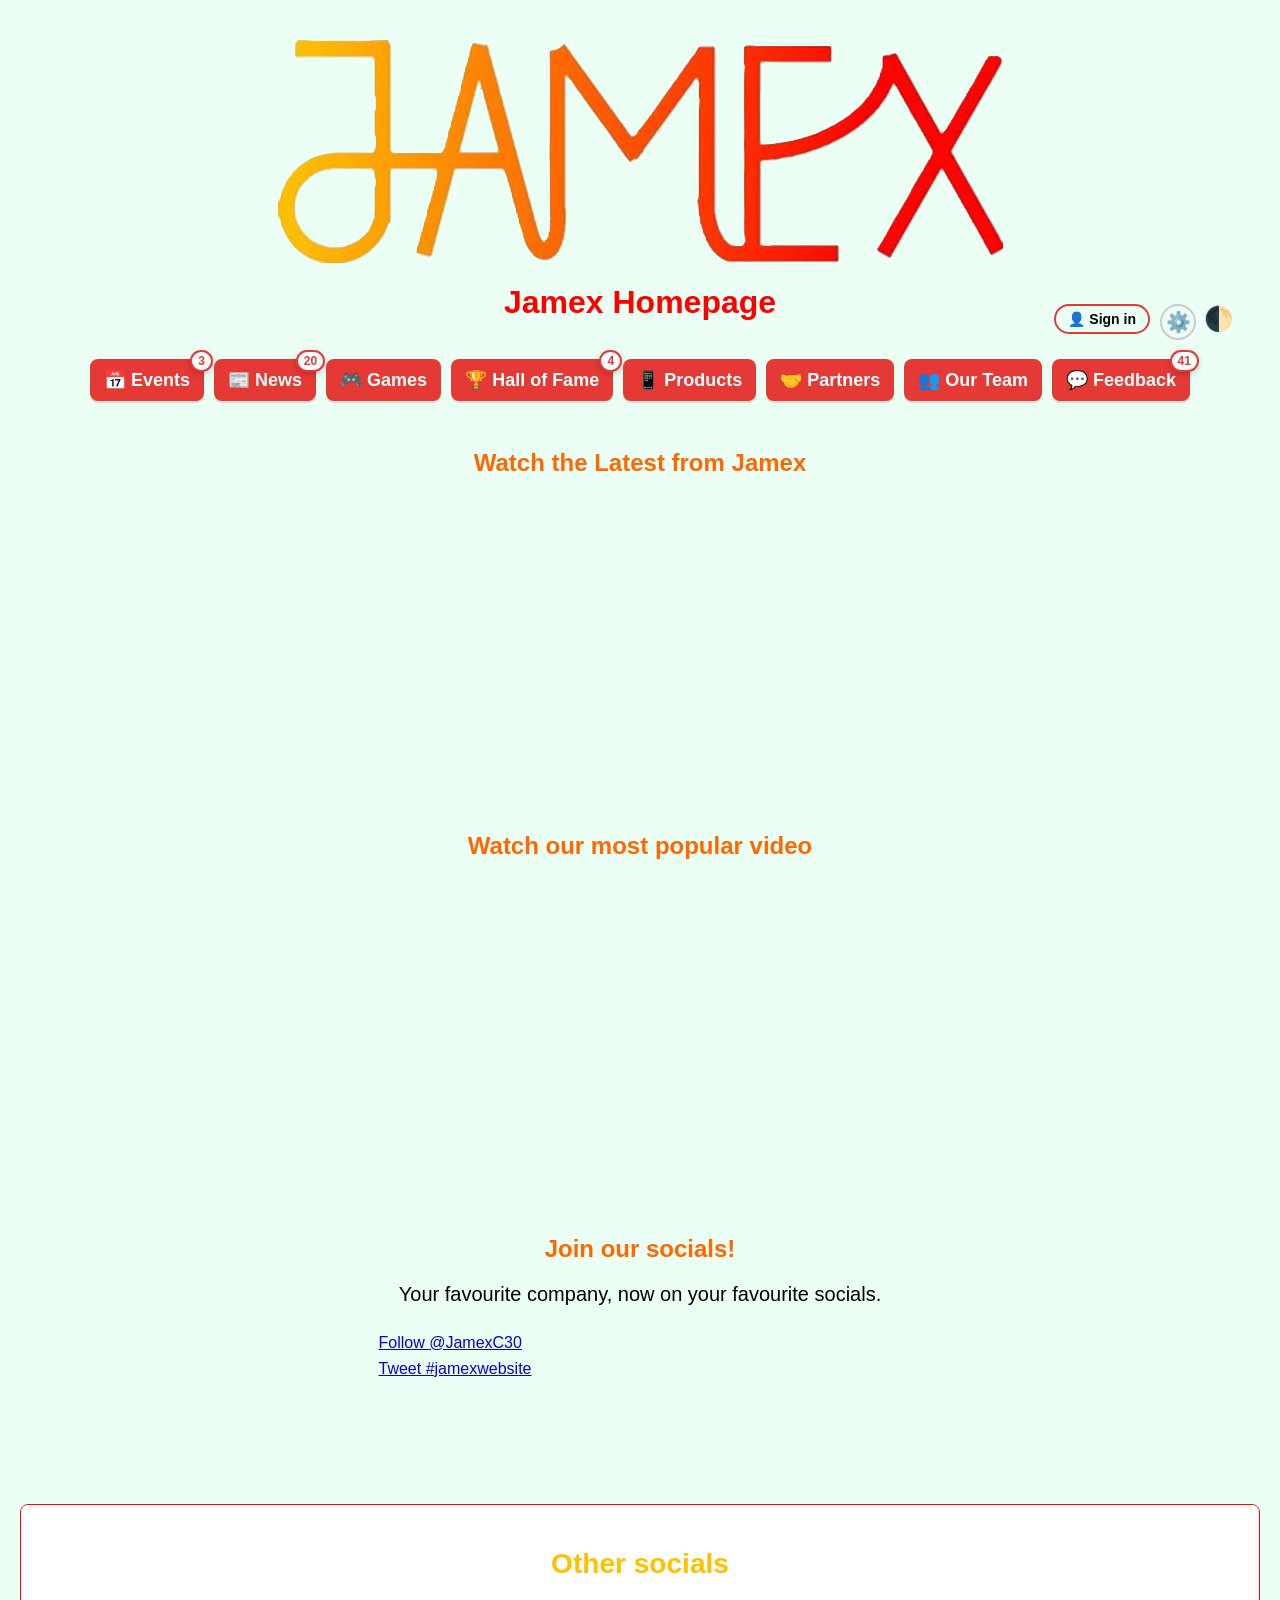
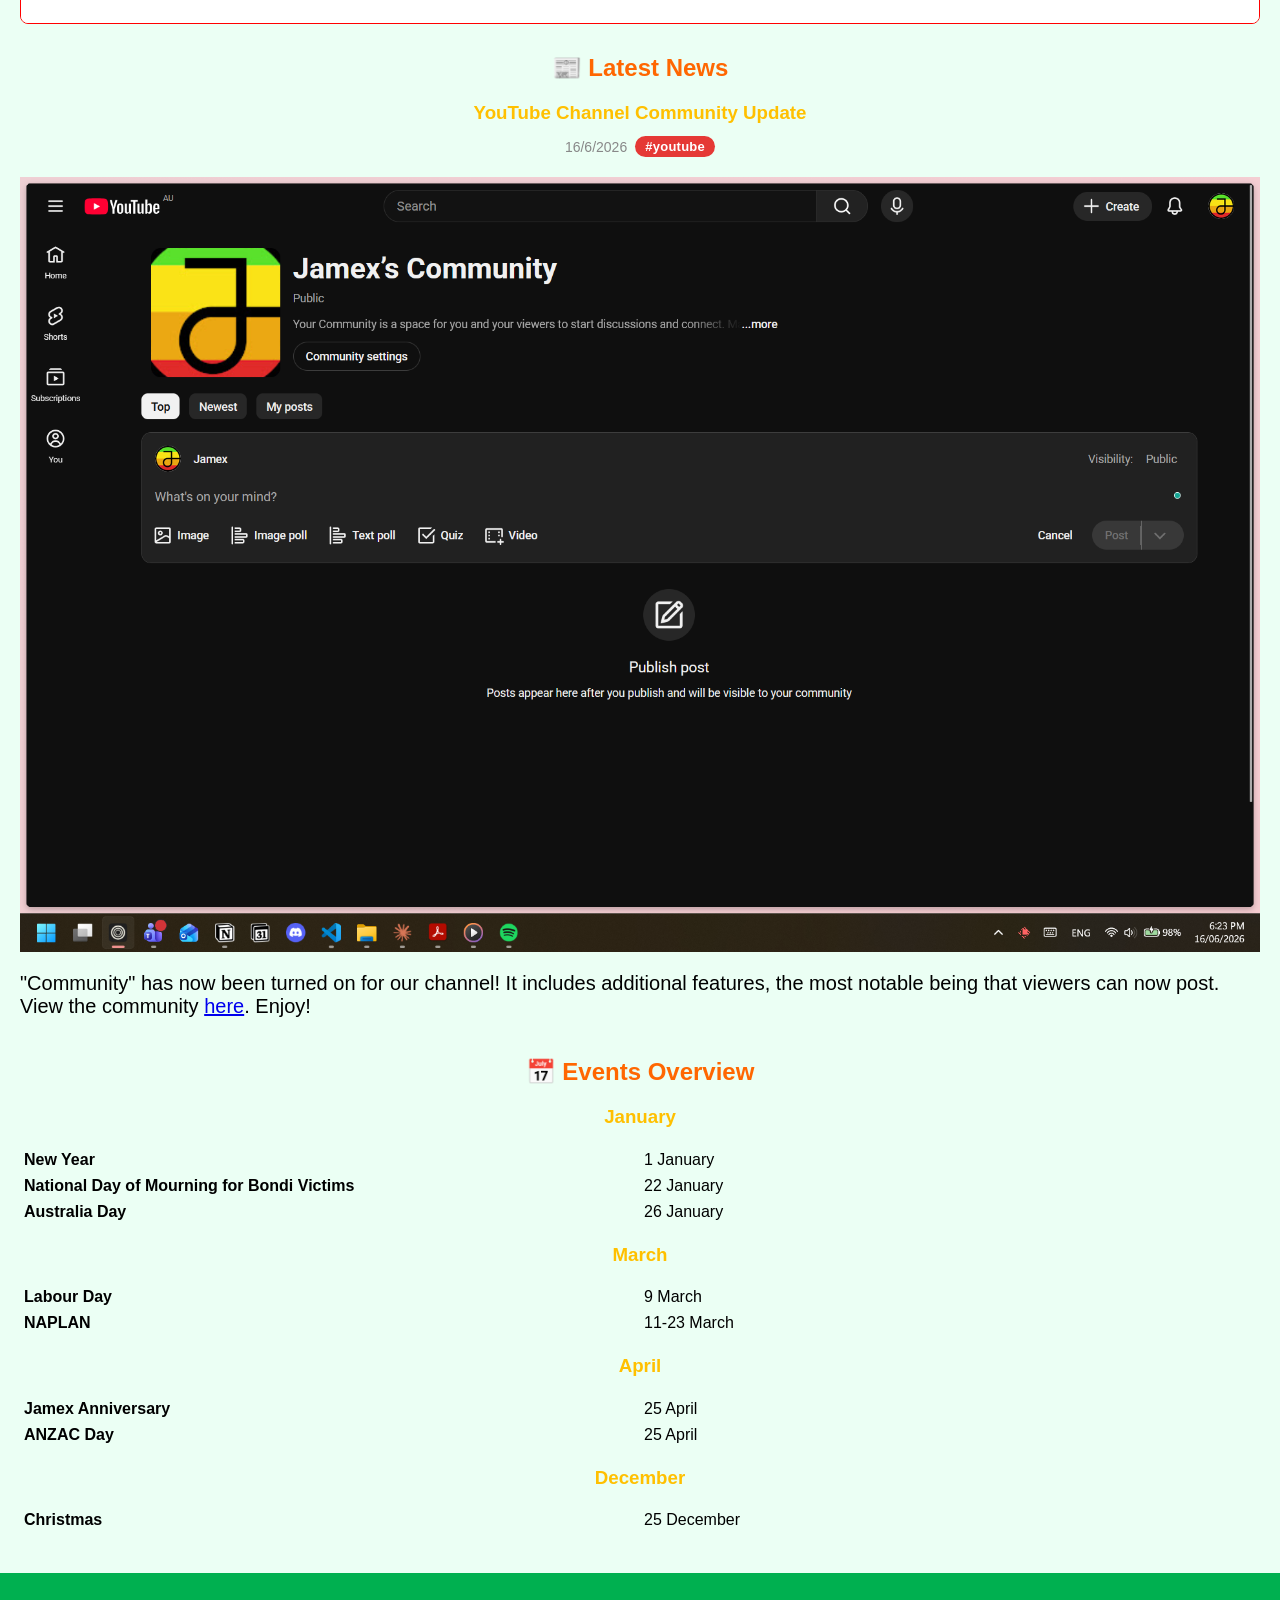
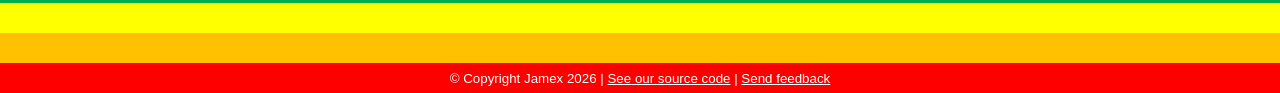
<file: index.html>
<html>
<head>
  <link rel="stylesheet" href="style.css">
  <link rel="icon" href="favicon.ico" sizes="any">
  <link rel="icon" type="image/png" sizes="32x32" href="assets/favicon-32x32.png">
  <link rel="icon" type="image/png" sizes="48x48" href="assets/favicon-48x48.png">
  <link rel="apple-touch-icon" sizes="180x180" href="assets/apple-touch-icon.png">
  <script src="https://apis.google.com/js/platform.js"></script>
  <title> Jamex in 2026 </title>
</head>
<body>
  <div class="logo-container">
    <img src="assets/jamex_logo.png" alt="Jamex logo" class="main-logo">
  </div>
  <header> <h1> Jamex Homepage </h1>
    <button id="theme-toggle" aria-label="Toggle dark mode">🌙</button>
  </header>
  <nav class="navbar">
    <ul>
      <li><a href="events.html">📅 Events</a></li>
      <li><a href="news.html">📰 News</a></li>
      <li><a href="games.html">🎮 Games</a></li>
      <li><a href="hall-of-fame.html">🏆 Hall of Fame</a></li>
      <li><a href="products.html">📱 Products</a></li>
      <li><a href="partners.html">🤝 Partners</a></li>
      <li><a href="our-team.html">👥 Our Team</a></li>
      <li><a href="feedback.html">💬 Feedback</a></li>
    </ul>
  </nav>
    <section class="video-section">
      <span class="image-container">
      <h2>Watch the Latest from Jamex</h2>
      <div class="video-container">
        <iframe width="560" height="315" src="https://www.youtube.com/embed/y8zVXnV1vb0?si=mM_pIALzJ2ZH8tuL" title="YouTube video player" frameborder="0" allow="accelerometer; autoplay; clipboard-write; encrypted-media; gyroscope; picture-in-picture; web-share" referrerpolicy="strict-origin-when-cross-origin" allowfullscreen></iframe>
      </div>
      <h2>Watch our most popular video</h2>
      <div class="video-container">
        <iframe width="560" height="315" src="https://www.youtube.com/embed/y8zVXnV1vb0?si=mM_pIALzJ2ZH8tuL" title="YouTube video player" frameborder="0" allow="accelerometer; autoplay; clipboard-write; encrypted-media; gyroscope; picture-in-picture; web-share" referrerpolicy="strict-origin-when-cross-origin" allowfullscreen></iframe>
      </div>
      </span>
      </section>
    <section> <h2> Join our socials! </h2>
      <div class="centered-text">
        <p> Your favourite company, now on your favourite socials. </p>
      </div>
      <div class="social-row">
        <script src="https://apis.google.com/js/platform.js"></script>  
        <!-- YouTube and X embeds stacked vertically -->
          <div style="display: flex; flex-direction: column; gap: 8px;">
          <!-- YouTube Channel Embed -->
          <div class="g-ytsubscribe" data-channelid="UCoPAN6QznAfXAeYeT6DgCvQ" data-layout="full" data-count="default"></div>
          <!-- X Account Embed -->
          <a href="https://twitter.com/JamexC30?ref_src=twsrc%5Etfw" class="twitter-follow-button" data-size="large" data-show-count="false">Follow @JamexC30</a>
          <script async src="https://platform.twitter.com/widgets.js" charset="utf-8"></script>
          <!-- X Hashtag Embed -->
          <a href="https://twitter.com/intent/tweet?button_hashtag=jamexwebsite&ref_src=twsrc%5Etfw" class="twitter-hashtag-button" data-size="large" data-related="JamexCEO" data-show-count="false">Tweet #jamexwebsite</a>
          <script async src="https://platform.twitter.com/widgets.js" charset="utf-8"></script>
        </div>
        <!-- Discord Server Embed -->
        <iframe src="https://discord.com/widget?id=1448104834183069922&theme=dark" width="350" height="160" allowtransparency="true" frameborder="0" sandbox="allow-popups allow-popups-to-escape-sandbox allow-same-origin allow-scripts"></iframe>
      </div>
      <br>
      <details class="collapse">
        <summary> <h3> Other socials </h3> </summary>
                <div class="content">
                  <div class="social-row">
                    <span class="button">
                      <img src="assets/scratch.png" height="20" alt="Scratch logo">
                      <a href="https://scratch.mit.edu/users/jamexceo"> Scratch </a>
                    </span>
                    <span class="button">
                      <img src="assets/reddit.png" height="20" alt="Reddit logo">
                      <a href="https://www.reddit.com/r/jamex"> Subreddit </a>
                    </span>
                    <span class="button">
                      <img src="assets/spotify.png" height="20" alt="Spotify logo">
                      <a href="https://open.spotify.com/user/31bvvippedw7aeus6c55sx2rscsa?si=82d736b4c4da4e41"> Spotify </a>
                    </span>
                    <span class="button">
                      <img src="assets/insta.png" height="20" alt="Instagram logo">
                      <a href="https://www.instagram.com/jamexceo/"> Instagram </a>
                    </span>
                    <span class="button">
                      <img src="assets/whatsapp.png" height="20" alt="WhatsApp logo">
                      <a href="https://whatsapp.com/channel/0029VbC6slIKLaHn5wlc6D1K"> WhatsApp </a>
                    </span>
                    <span class="button">
                      <img src="assets/chesscom.png" height="20" alt="Chess.com logo">
                      <a href="https://www.chess.com/member/jamexceo"> Chess.com </a>
                    </span>
                  </div>  
                </div>
      </details>
    </section> 
    <section id="latest-news-section">
      <h2><a href="news.html">📰 Latest News</a></h2>
      <div id="latest-news-container">
        <p class="centered-text" style="color:#999;">Loading latest news...</p>
      </div>
    </section>
    <section> <h2> <a href="events.html"> 📅 Events Overview </a> </h2>
      <h3> January </h3>
        <table>
          <tbody>
            <tr>
              <td> <strong> New Year </strong> </td>
              <td> 1 January </td>
            </tr>
            <tr>
              <td> <strong> National Day of Mourning for Bondi Victims </strong> </td>
              <td> 22 January </td>
            </tr>
            <tr>
              <td> <strong> Australia Day </strong> </td>
              <td> 26 January </td>
            </tr>
          </tbody>
        </table>
      <h3> March </h3>
        <table>
          <tbody>
            <tr>
              <td> <strong> Labour Day </strong> </td>
              <td> 9 March </td>
            </tr>
            <tr>
              <td> <strong> NAPLAN </strong> </td>
              <td> 11-23 March </td>
            </tr>
          </tbody>
        </table>
      <h3> April </h3>
        <table>
          <tbody>
            <tr>
              <td> <strong> Jamex Anniversary </strong></td>
              <td> 25 April </td>
            </tr>
            <tr>
              <td> <strong> ANZAC Day </strong> </td>
              <td> 25 April </td>
            </tr>
          </tbody>
        </table>
      <h3> December </h3>
        <table>
          <tbody>
            <tr>
              <td> <strong> Christmas </strong> </td>
              <td> 25 December </td>
            </tr>
          </tbody>
        </table>
    </section>
  <footer> <small> © Copyright Jamex 2026 | <a href="https://github.com/JamexCEO/jamex"> See our source code</a> | <a href="https://jamexwebsite.featurebase.app"> Send feedback</a></small> </footer>
  <!-- Featurebase SDK loader -->
  <script>
    !(function(e,t){const a="featurebase-sdk";function n(){if(!t.getElementById(a)){var e=t.createElement("script");(e.id=a),(e.src="https://do.featurebase.app/js/sdk.js"),t.getElementsByTagName("script")[0].parentNode.insertBefore(e,t.getElementsByTagName("script")[0])}}"function"!=typeof e.Featurebase&&(e.Featurebase=function(){(e.Featurebase.q=e.Featurebase.q||[]).push(arguments)}),"complete"===t.readyState||"interactive"===t.readyState?n():t.addEventListener("DOMContentLoaded",n)})(window,document);
  </script>
  <!-- Your Featurebase config -->
    <script src="featurebase-config.js"></script>
  <!-- Your existing JS -->
    <script src="common.js"></script>
</html>
</file>
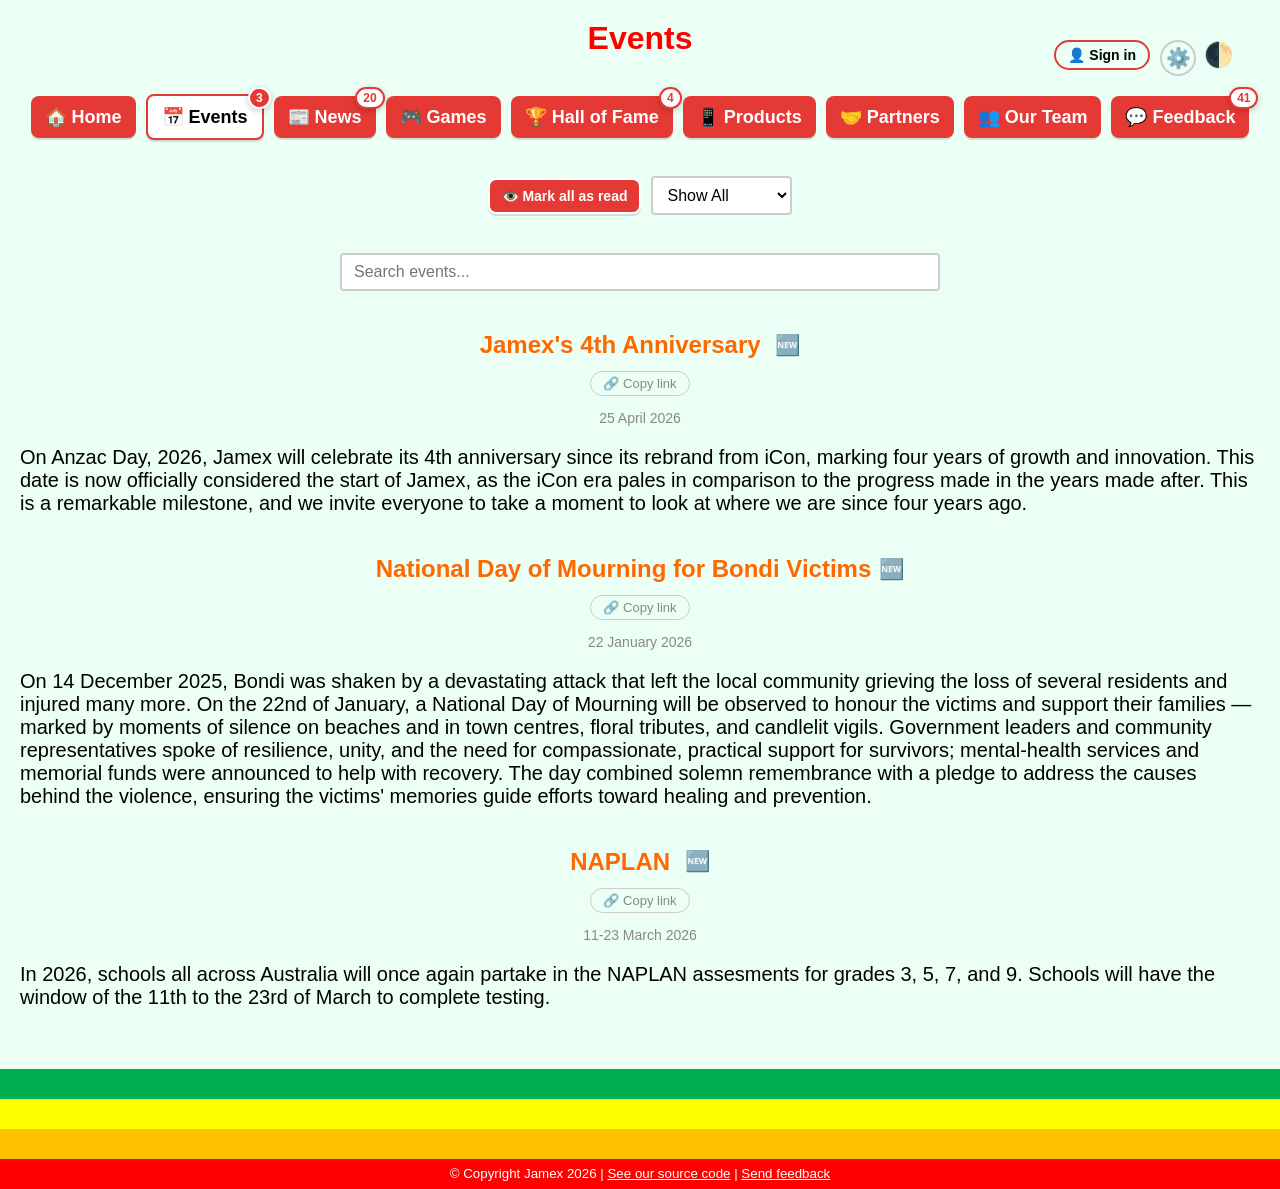
<file: events.html>
<html>
<head>
    <link rel="stylesheet" href="style.css">
    <link rel="icon" href="favicon.ico" sizes="any">
    <link rel="icon" type="image/png" sizes="32x32" href="assets/favicon-32x32.png">
    <link rel="icon" type="image/png" sizes="48x48" href="assets/favicon-48x48.png">
    <link rel="apple-touch-icon" sizes="180x180" href="assets/apple-touch-icon.png">
    <title> Events - Jamex </title>
</head>
<body>
        <header> <h1> Events </h1>
            <button id="theme-toggle" aria-label="Toggle dark mode">🌙</button>
        </header>
    <nav class="navbar">
        <ul>
            <li><a href="index.html">🏠 Home</a></li>
            <li><a href="events.html">📅 Events</a></li>
            <li><a href="news.html">📰 News</a></li>
            <li><a href="games.html">🎮 Games</a></li>
            <li><a href="hall-of-fame.html">🏆 Hall of Fame</a></li>
            <li><a href="products.html">📱 Products</a></li>
            <li><a href="partners.html">🤝 Partners</a></li>
            <li><a href="our-team.html">👥 Our Team</a></li>
            <li><a href="feedback.html">💬 Feedback</a></li>
        </ul>
    </nav>
        <section>
            <!-- search widget -->
            <div class="search-container">
                <input id="events-search" type="text" placeholder="Search events...">
            </div>
        </section>
        <section>
            <article class="event">
                <div class="tags"></div>
                <h2> Jamex's 4th Anniversary </h2>
                <div class="date"> 25 April 2026 </div>
                <p> On Anzac Day, 2026, Jamex will celebrate its 4th anniversary since its rebrand from iCon, marking four years of growth and innovation. This date is now officially considered the start of Jamex, as the iCon era pales in comparison to the progress made in the years made after. This is a remarkable milestone, and we invite everyone to take a moment to look at where we are since four years ago.</p>
            </article>
        </section>
        <section>
            <article class="event">
                <div class="tags"></div>
                <h2> National Day of Mourning for Bondi Victims</h2>
                <div class="date"> 22 January 2026</div>
                <p> On 14 December 2025, Bondi was shaken by a devastating attack that left the local community grieving the loss of several residents and injured many more. On the 22nd of January, a National Day of Mourning will be observed to honour the victims and support their families — marked by moments of silence on beaches and in town centres, floral tributes, and candlelit vigils. Government leaders and community representatives spoke of resilience, unity, and the need for compassionate, practical support for survivors; mental‑health services and memorial funds were announced to help with recovery. The day combined solemn remembrance with a pledge to address the causes behind the violence, ensuring the victims' memories guide efforts toward healing and prevention. </p>
            </article>
        </section>
        <section>
            <article class="event">
                <div class="tags"></div>
                <h2> NAPLAN </h2>
                <div class="date"> 11-23 March 2026</div>
                <p> In 2026, schools all across Australia will once again partake in the NAPLAN assesments for grades 3, 5, 7, and 9. Schools will have the window of the 11th to the 23rd of March to complete testing. </p>
            </article>
        </section>
  <footer> <small> © Copyright Jamex 2026 | <a href="https://github.com/JamexCEO/jamex"> See our source code</a> | <a href="https://jamexwebsite.featurebase.app"> Send feedback</a></small> </footer>
</body>
<script src="common.js"></script>
<script>
    initSearch('events-search', '.event');
</script>
</html>
</file>
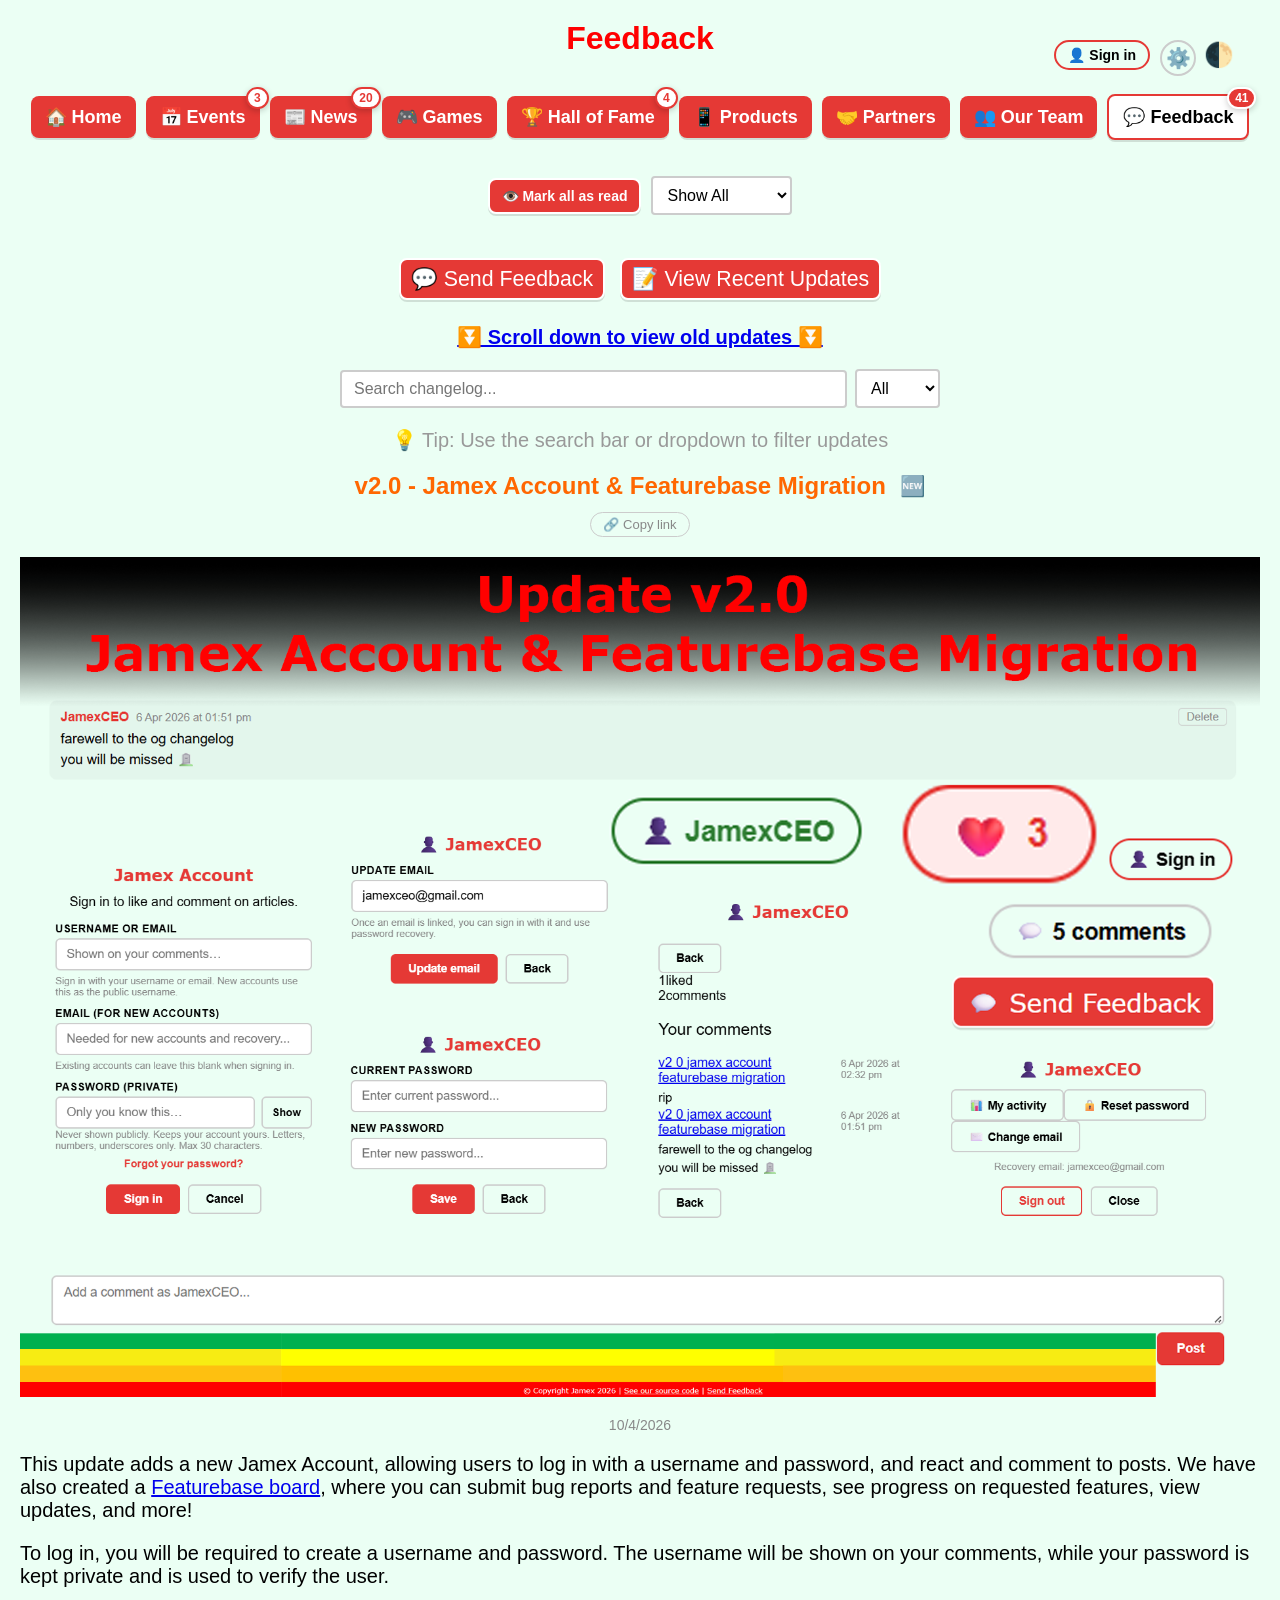
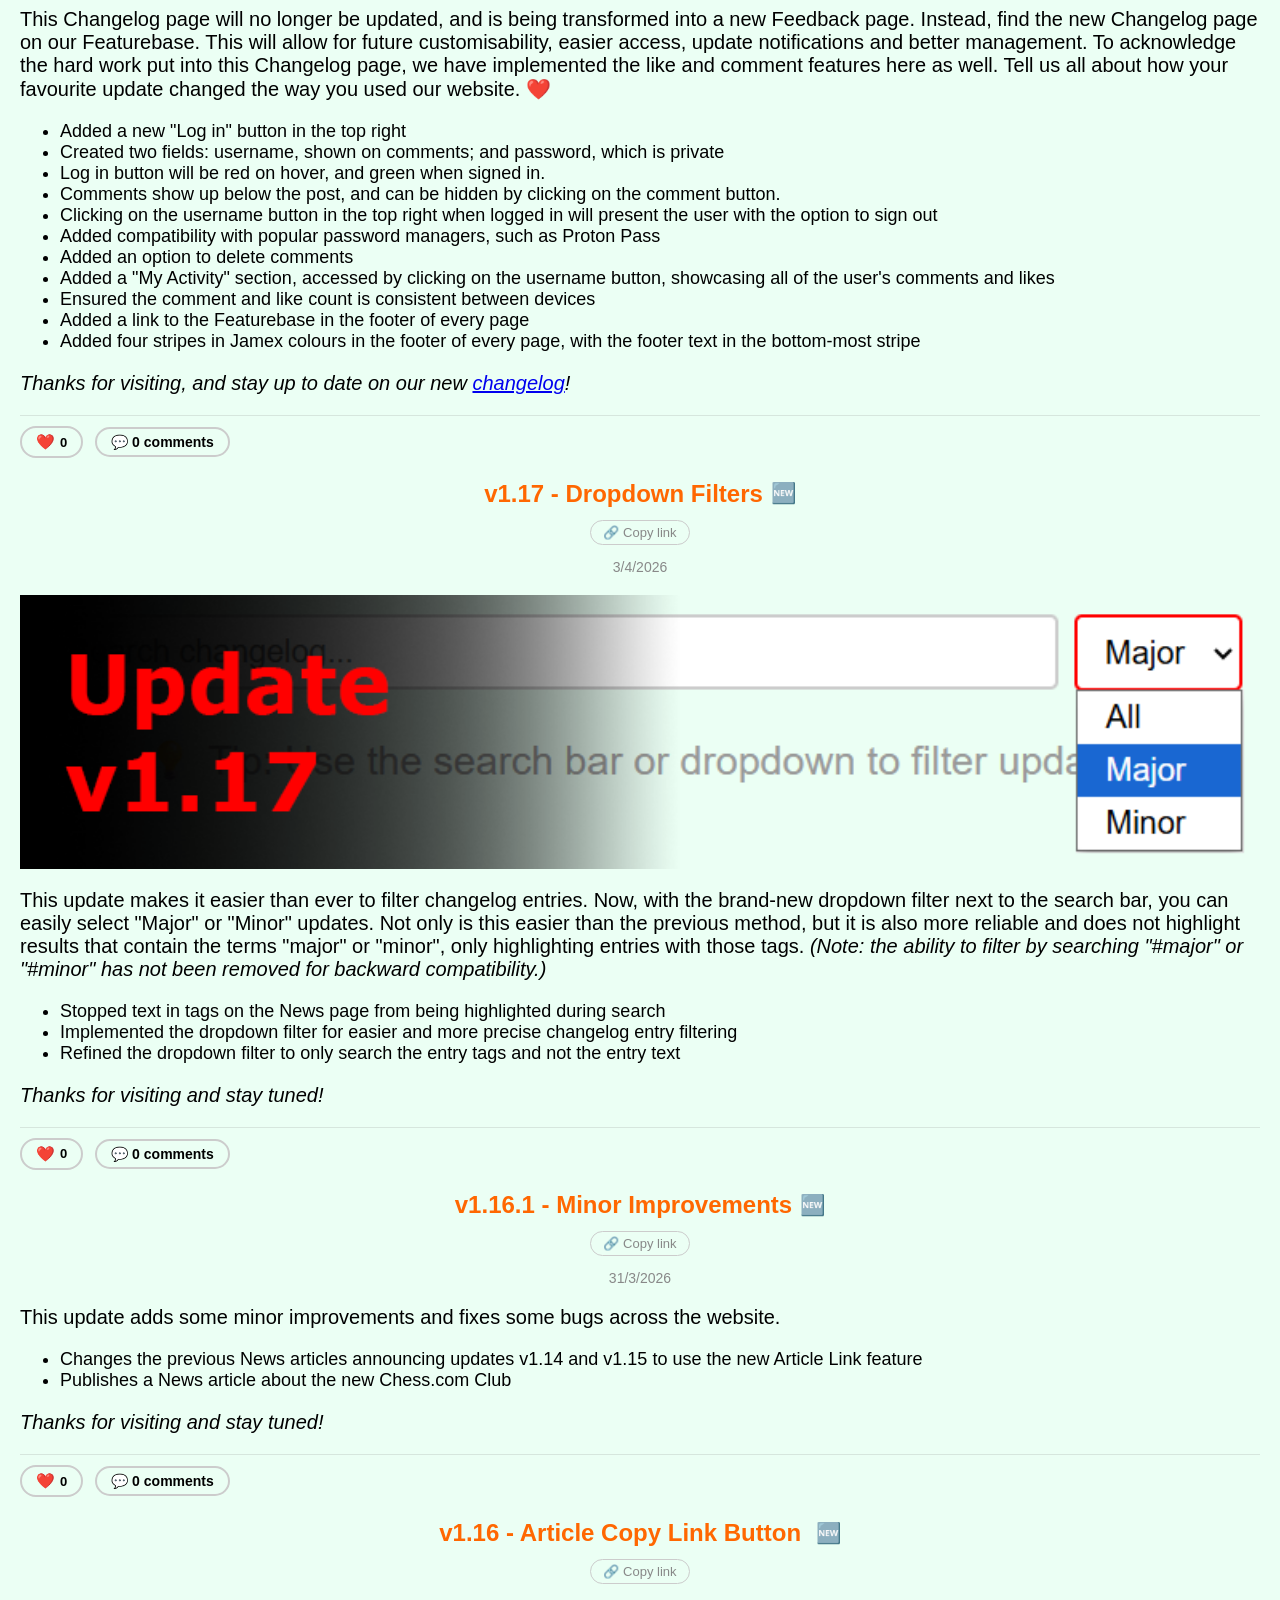
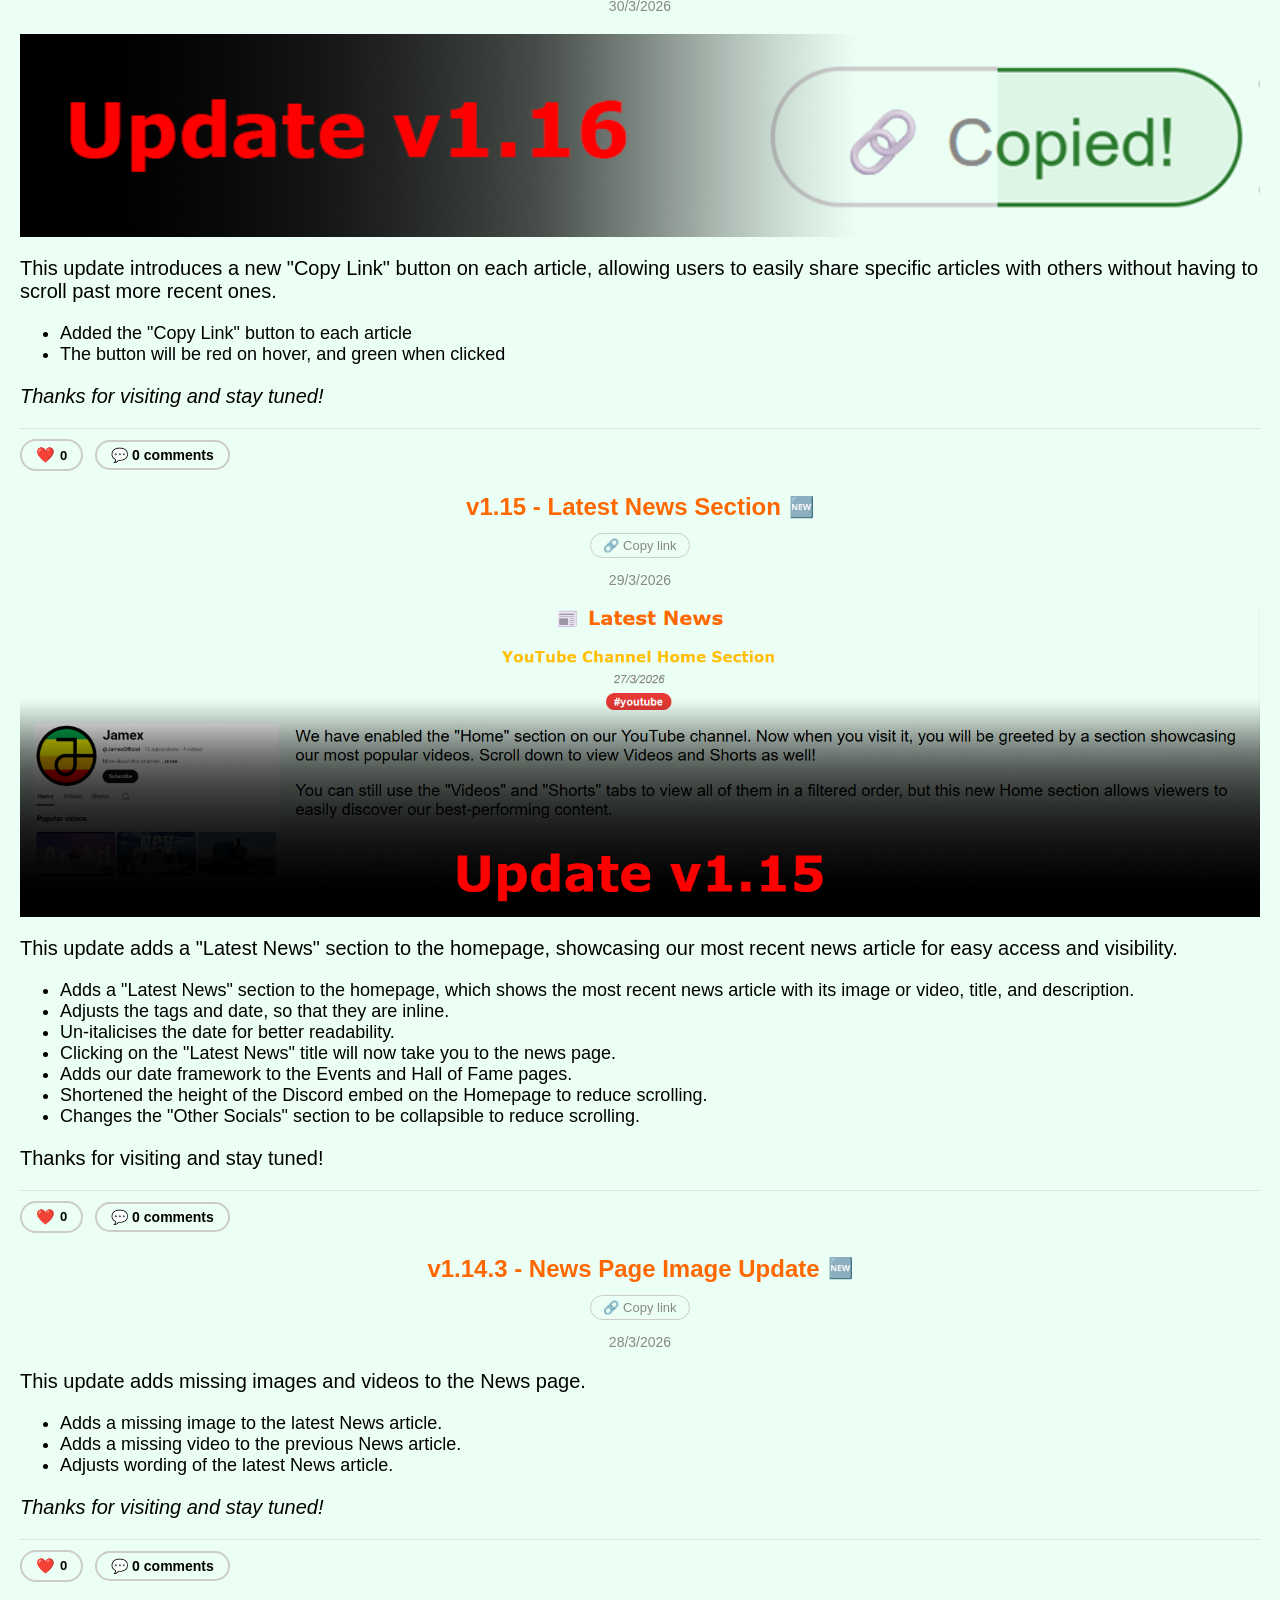
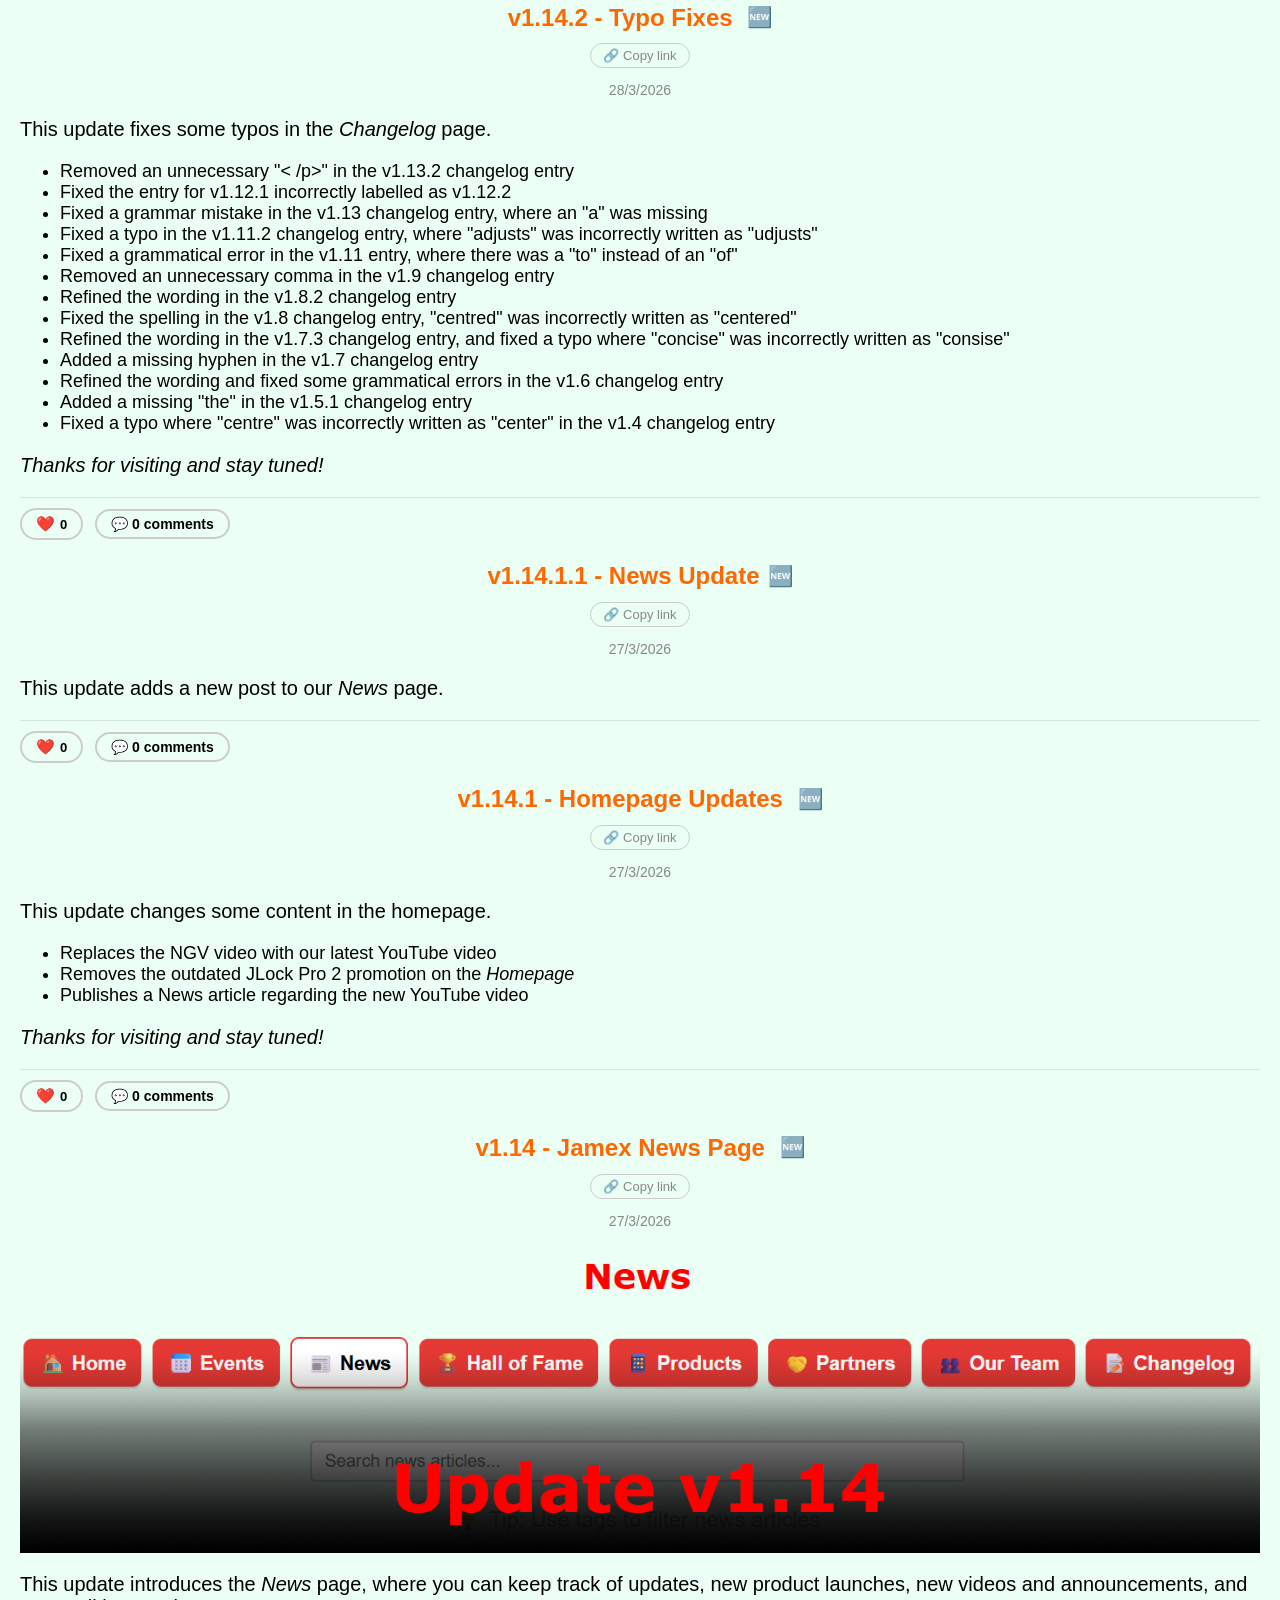
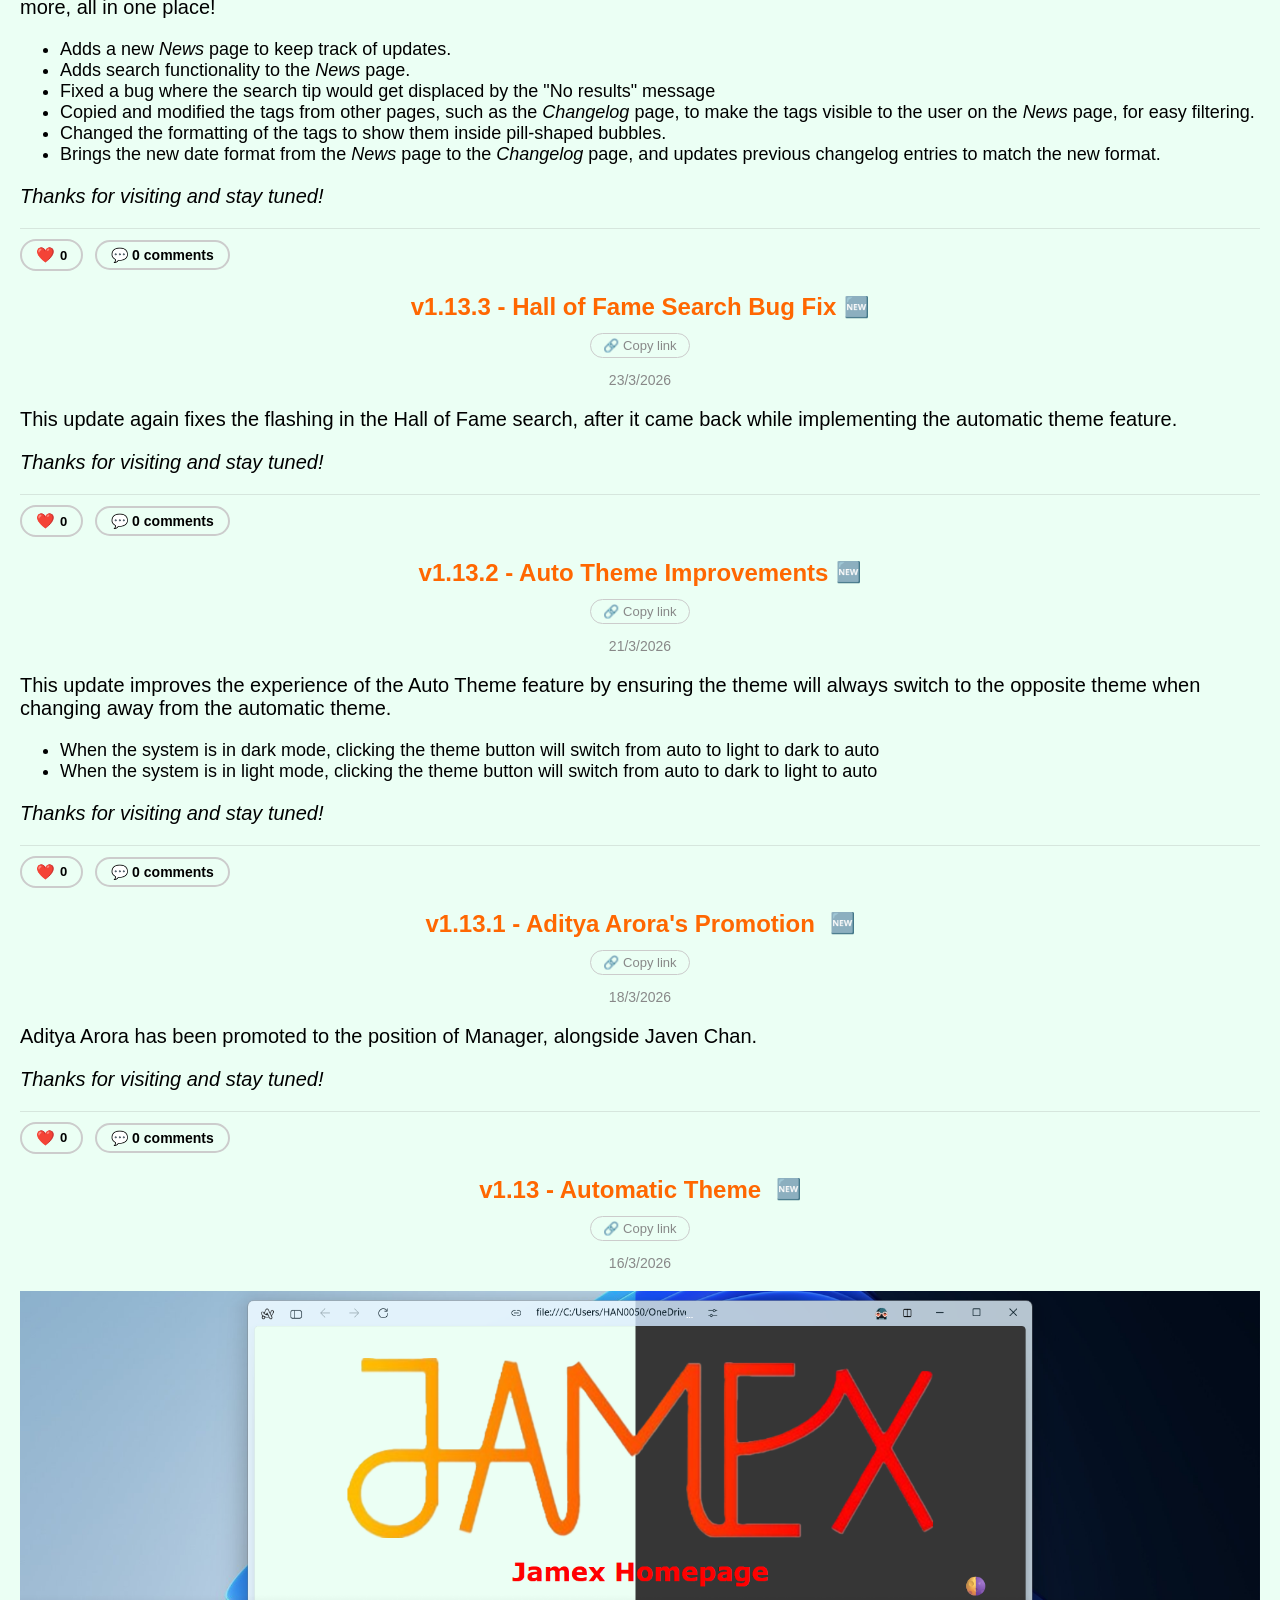
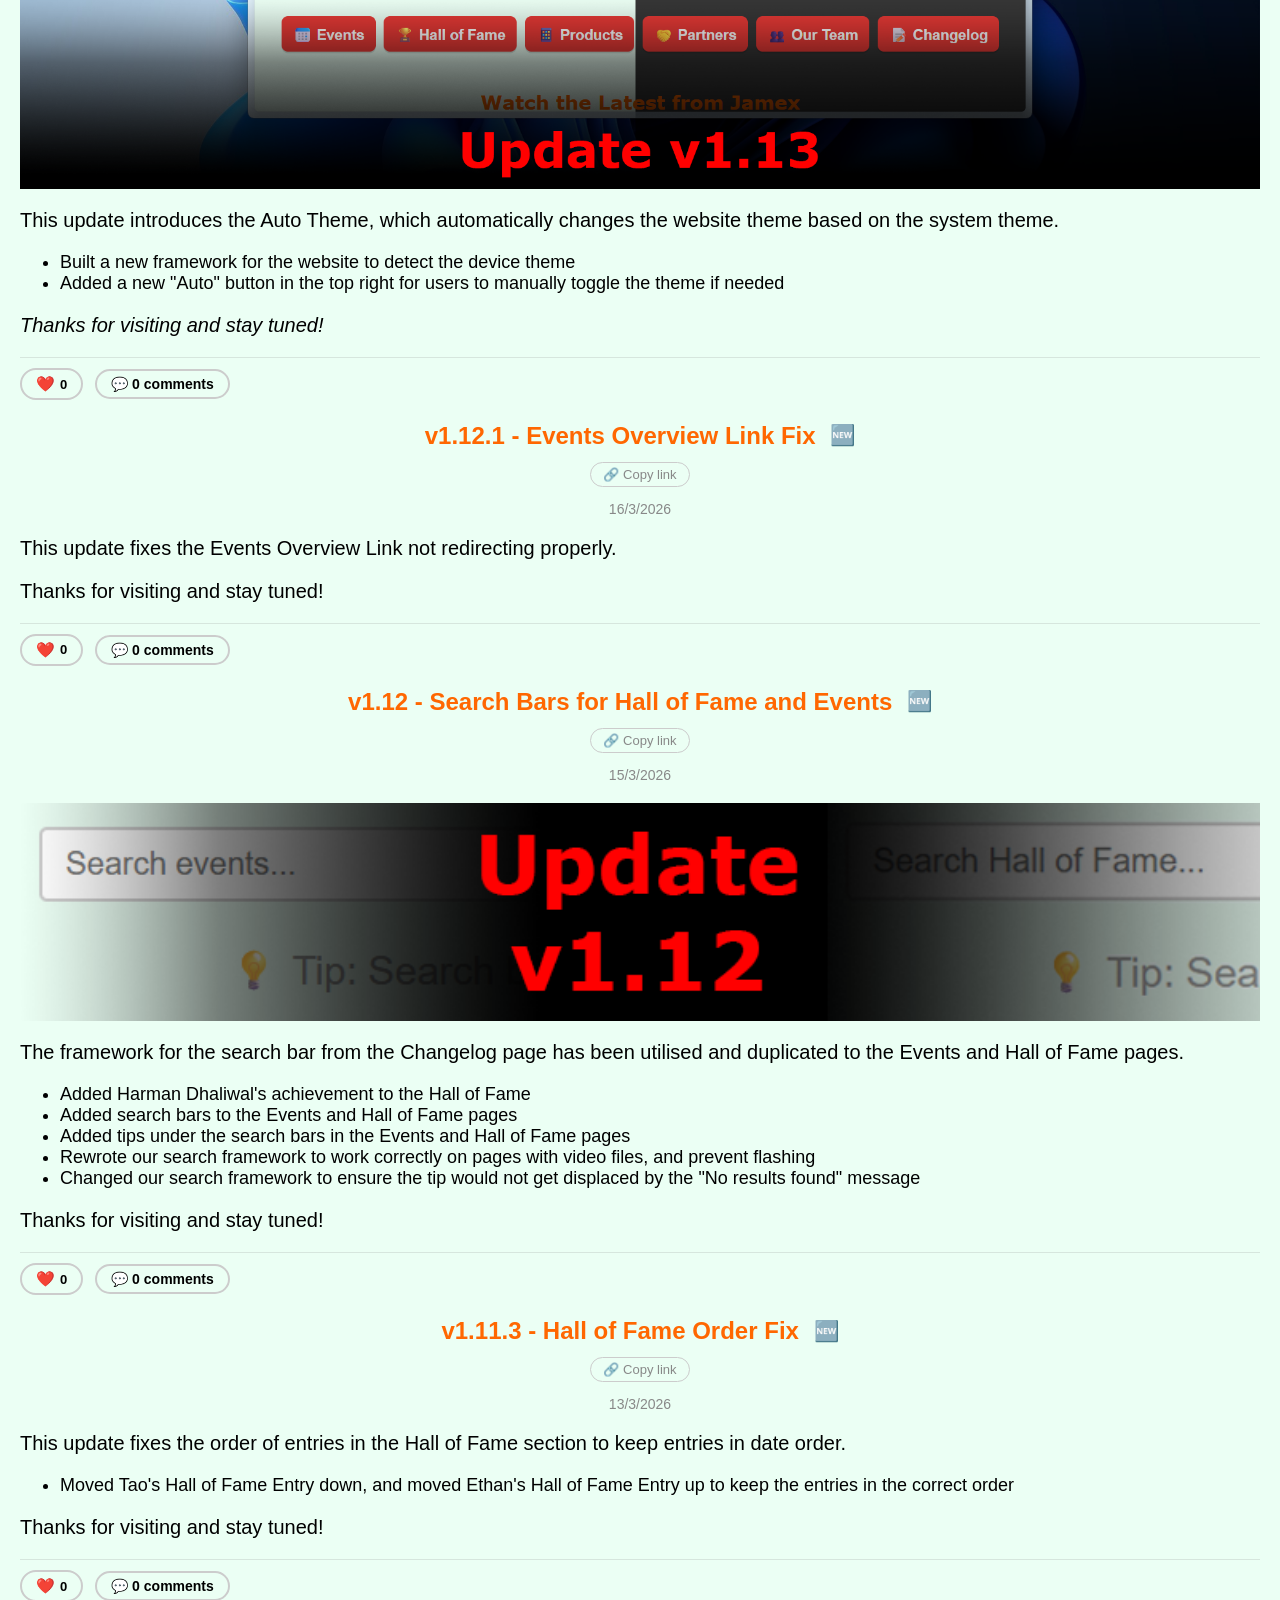
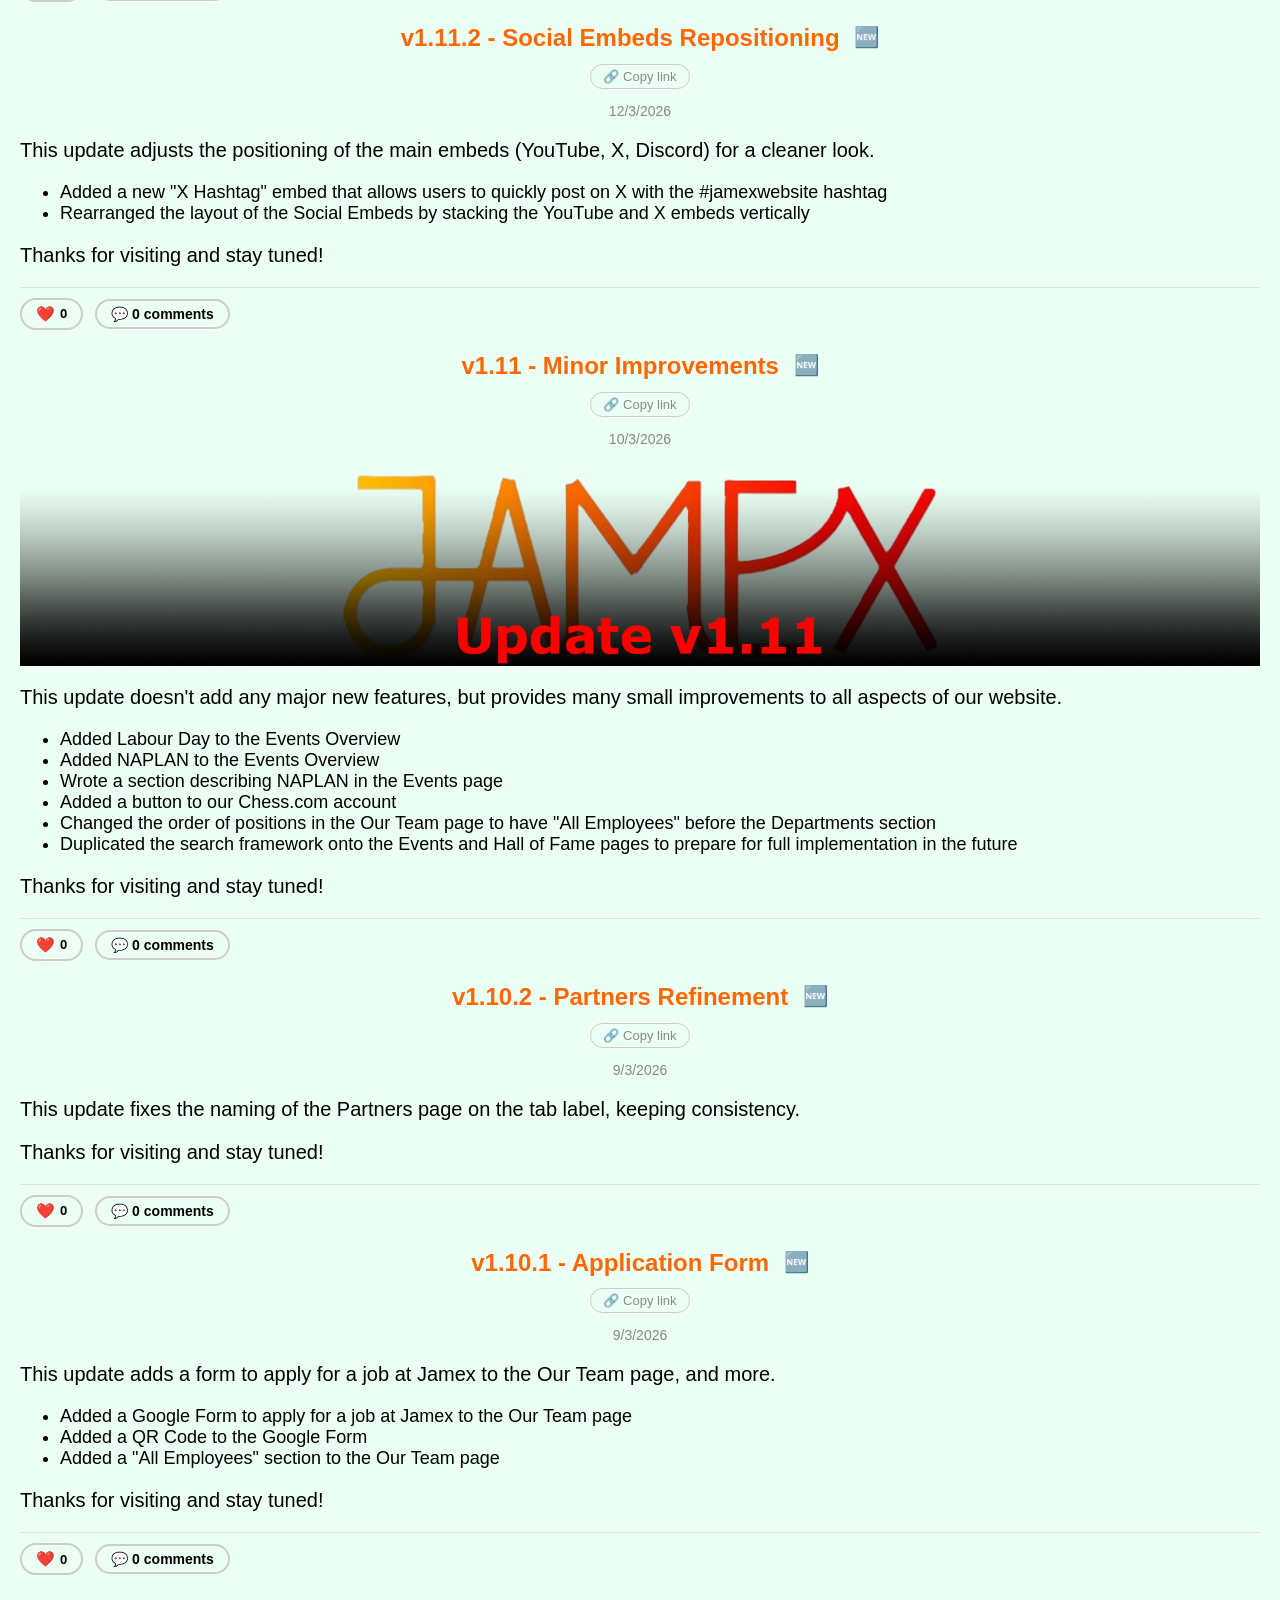
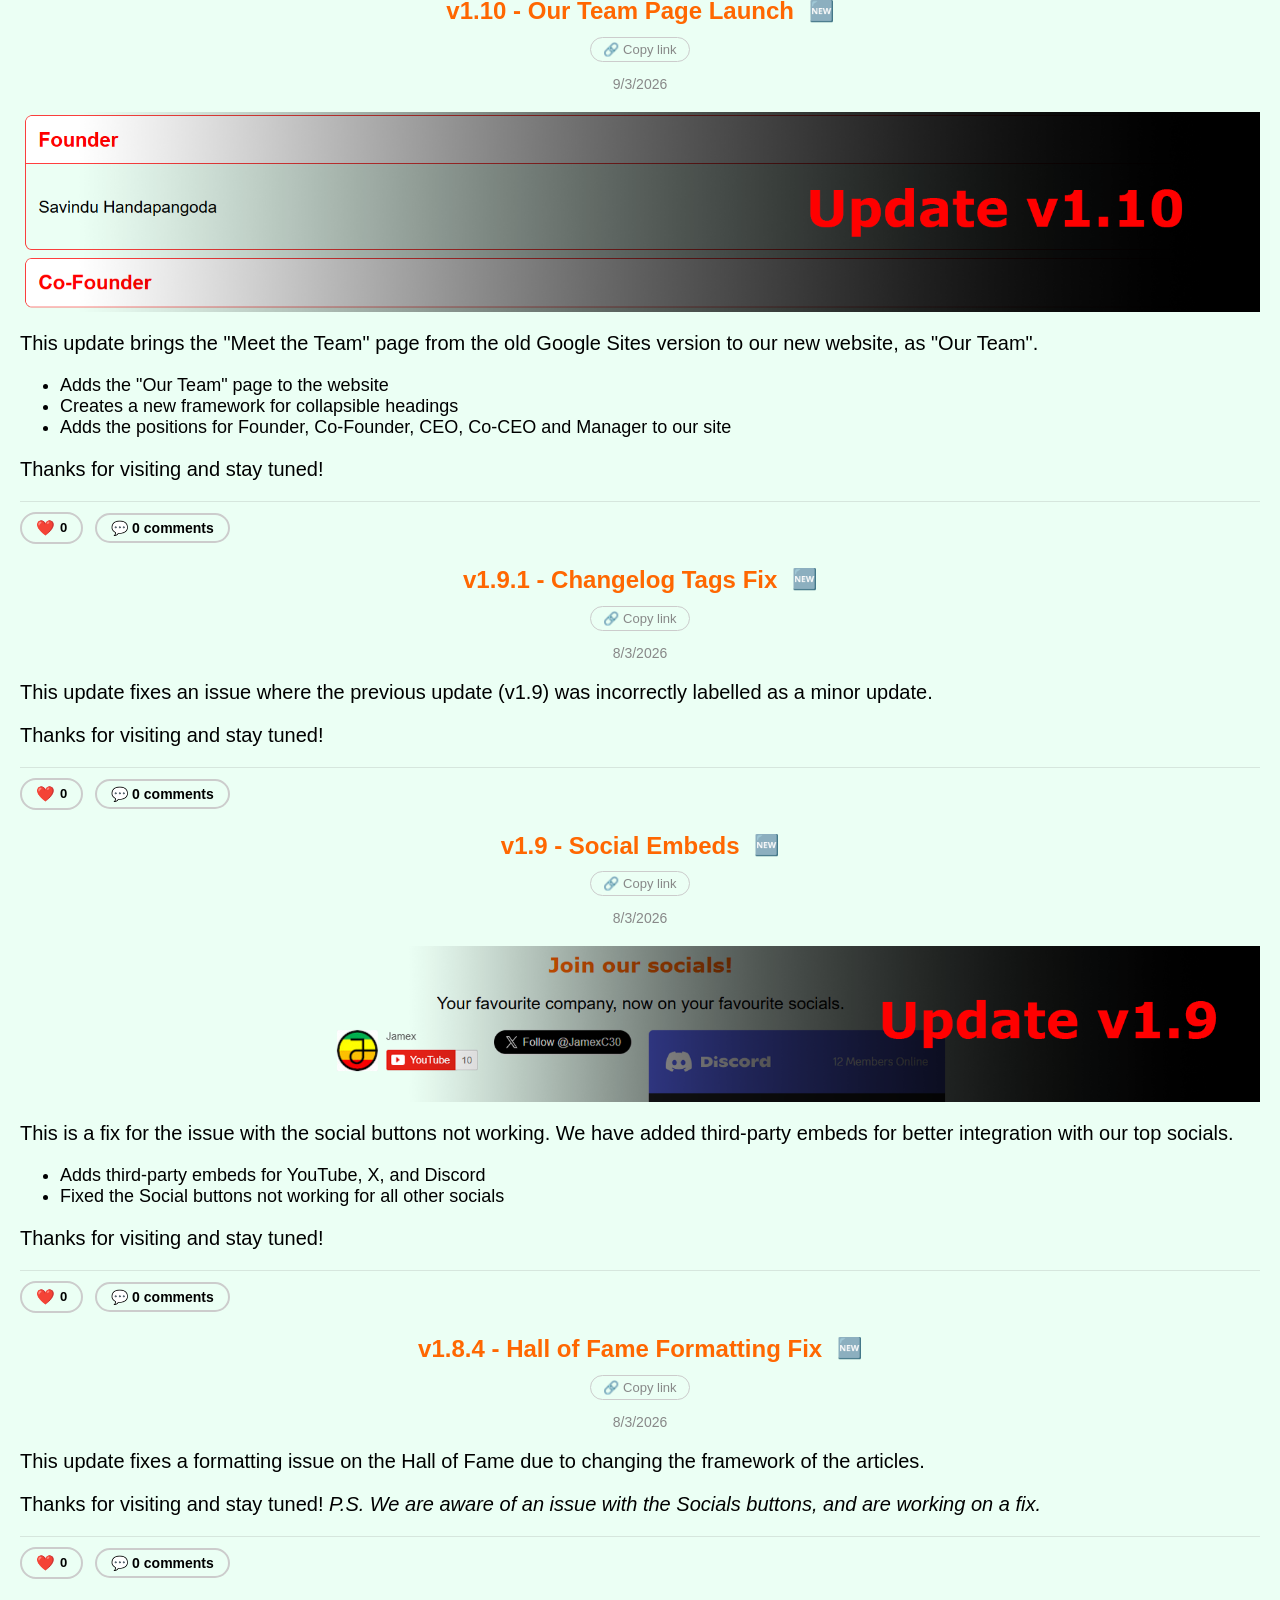
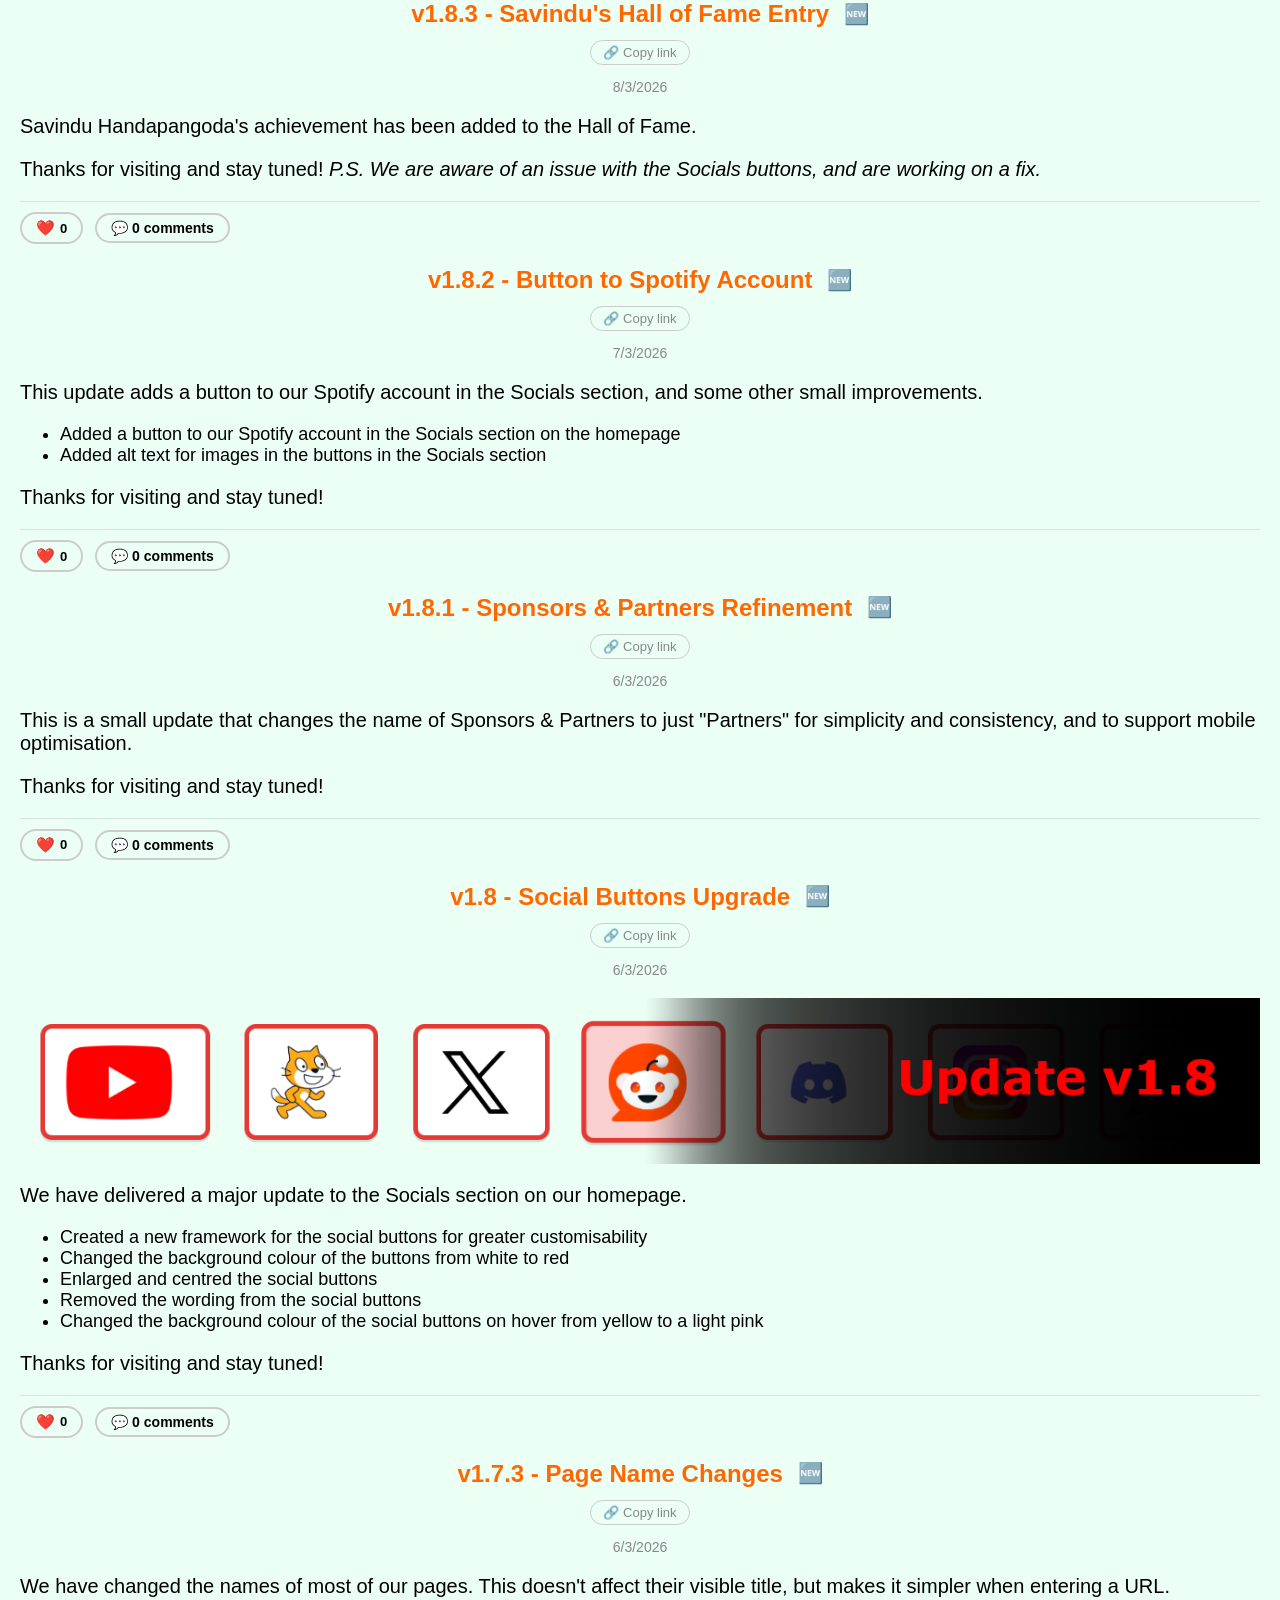
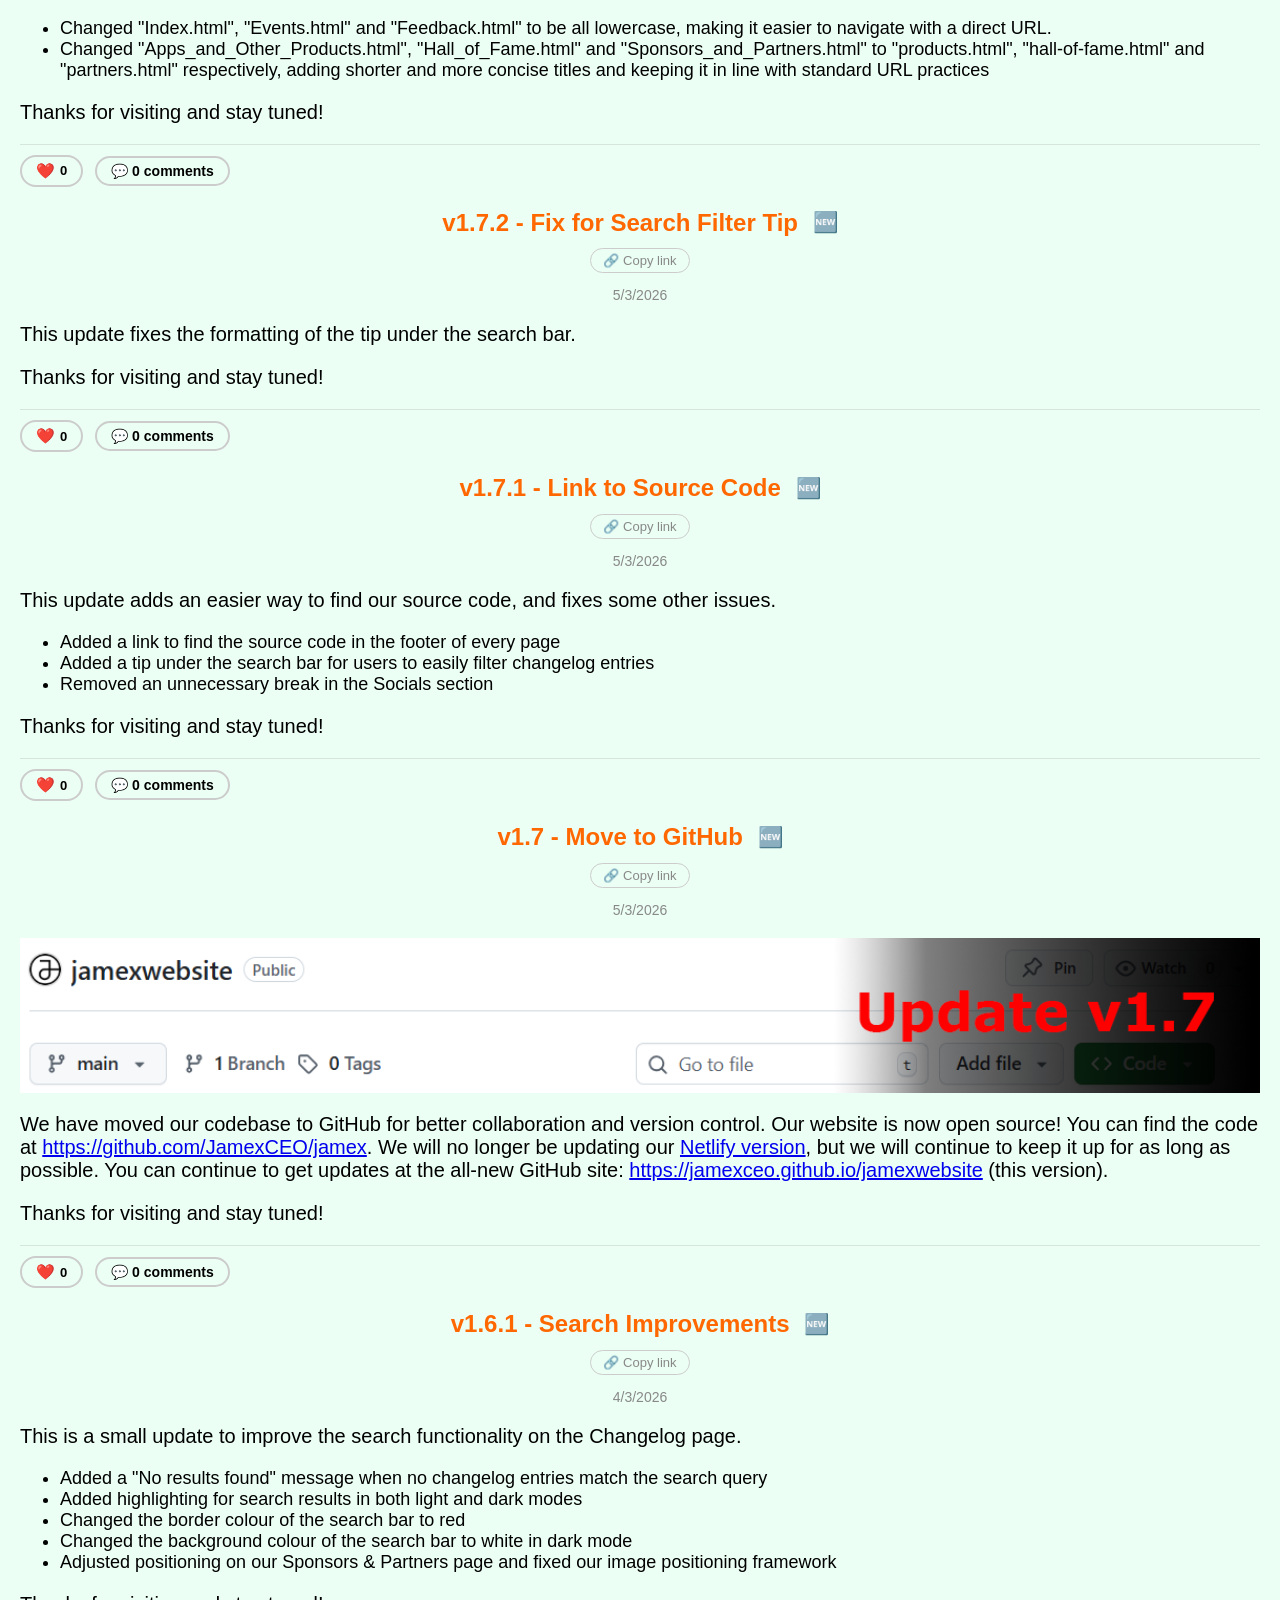
<file: feedback.html>
<html>
<head>
    <link rel="stylesheet" href="style.css">
    <link rel="icon" href="favicon.ico" sizes="any">
    <link rel="icon" type="image/png" sizes="32x32" href="assets/favicon-32x32.png">
    <link rel="icon" type="image/png" sizes="48x48" href="assets/favicon-48x48.png">
    <link rel="apple-touch-icon" sizes="180x180" href="assets/apple-touch-icon.png">
    <title> Feedback - Jamex </title>
</head>
<body>
        <header> <h1> Feedback </h1>
            <button id="theme-toggle" aria-label="Toggle dark mode">🌙</button>
        </header>
    <nav class="navbar">
        <ul>
            <li><a href="index.html">🏠 Home</a></li>
            <li><a href="events.html">📅 Events</a></li>
            <li><a href="news.html">📰 News</a></li>
            <li><a href="games.html">🎮 Games</a></li>
            <li><a href="hall-of-fame.html">🏆 Hall of Fame</a></li>
            <li><a href="products.html">📱 Products</a></li>
            <li><a href="partners.html">🤝 Partners</a></li>
            <li><a href="our-team.html">👥 Our Team</a></li>
            <li><a href="feedback.html">💬 Feedback</a></li>
        </ul>
    </nav>
        <section> 
            <div class="image-container">
                <span class="button">
                    <a href="https://jamexwebsite.featurebase.app">💬 Send Feedback</a>
                </span>
                <span class="button">
                    <a href="https://jamexwebsite.featurebase.app/changelog">📝 View Recent Updates</a>
                </span>
                <p> <a href="feedback.html#v2-0-jamex-account-featurebase-migration"><strong>⏬ Scroll down to view old updates ⏬</strong></a></p>
            </div>
            <!-- search widget; can be reused on other pages by matching IDs and selectors -->
            <div class="search-container">
                <input id="changelog-search" type="text" placeholder="Search changelog...">
                <select id="changelog-filter" aria-label="Filter by update type">
                    <option value="">All</option>
                    <option value="#major">Major</option>
                    <option value="#minor">Minor</option>
                </select>
            </div>
            <div class="small-text">
                <p> 💡 Tip: Use the search bar or dropdown to filter updates </p>
            </div>
            <!-- individual changelog entries wrapped for easy filtering -->
            <article class="changelog-entry">
                <div class="tags">#major</div>
                <h2> v2.0 - Jamex Account & Featurebase Migration </h2>
                <div class="image-container">
                    <img src="assets/v2.0-image.png" width="2000" alt="Image showcasing the new Jamex Account feature in v2.0">
                </div>
                <div class="date">10/4/2026</div>
                <p> This update adds a new Jamex Account, allowing users to log in with a username and password, and react and comment to posts. We have also created a <a href="https://jamexwebsite.featurebase.app">Featurebase board</a>, where you can submit bug reports and feature requests, see progress on requested features, view updates, and more!</p>
                <p> To log in, you will be required to create a username and password. The username will be shown on your comments, while your password is kept private and is used to verify the user.</p>
                <p> This Changelog page will no longer be updated, and is being transformed into a new Feedback page. Instead, find the new Changelog page on our Featurebase. This will allow for future customisability, easier access, update notifications and better management. To acknowledge the hard work put into this Changelog page, we have implemented the like and comment features here as well. Tell us all about how your favourite update changed the way you used our website. ❤️</p>
                <ul>
                    <li> Added a new "Log in" button in the top right </li>
                    <li> Created two fields: username, shown on comments; and password, which is private </li>
                    <li> Log in button will be red on hover, and green when signed in. </li>
                    <li> Comments show up below the post, and can be hidden by clicking on the comment button. </li>
                    <li> Clicking on the username button in the top right when logged in will present the user with the option to sign out </li>
                    <li> Added compatibility with popular password managers, such as Proton Pass </li>
                    <li> Added an option to delete comments </li>
                    <li> Added a "My Activity" section, accessed by clicking on the username button, showcasing all of the user's comments and likes </li>
                    <li> Ensured the comment and like count is consistent between devices </li>
                    <li> Added a link to the Featurebase in the footer of every page </li>
                    <li> Added four stripes in Jamex colours in the footer of every page, with the footer text in the bottom-most stripe</li>
                </ul>
                <p><i>Thanks for visiting, and stay up to date on our new <a href="https://jamexwebsite.featurebase.app">changelog</a>!</i></p>
            </article>
            <article class="changelog-entry">
                <div class="tags">#major</div>
                <h2> v1.17 - Dropdown Filters</h2>
                <div class="date"> 3/4/2026 </div>
                <div class="image-container">
                    <img src="assets/v1.17-image.png" width="2000" alt="Image showcasing the new dropdown filter in v1.17">
                </div>
                <p> This update makes it easier than ever to filter changelog entries. Now, with the brand-new dropdown filter next to the search bar, you can easily select "Major" or "Minor" updates. Not only is this easier than the previous method, but it is also more reliable and does not highlight results that contain the terms "major" or "minor", only highlighting entries with those tags. <i>(Note: the ability to filter by searching "#major" or "#minor" has not been removed for backward compatibility.)</i> </p>
                <ul>
                    <li> Stopped text in tags on the News page from being highlighted during search </li>
                    <li> Implemented the dropdown filter for easier and more precise changelog entry filtering </li>
                    <li> Refined the dropdown filter to only search the entry tags and not the entry text</li>
                </ul>
                <p><i>Thanks for visiting and stay tuned!</i></p>            
            </article>
            <article class="changelog-entry">
                <div class="tags">#minor</div>
                <h2> v1.16.1 - Minor Improvements</h2>
                <div class="date"> 31/3/2026 </div>
                <p> This update adds some minor improvements and fixes some bugs across the website. </p>
                <ul>
                    <li> Changes the previous News articles announcing updates v1.14 and v1.15 to use the new Article Link feature </li>
                    <li> Publishes a News article about the new Chess.com Club </li>
                </ul>
                <p><i>Thanks for visiting and stay tuned!</i></p>
            </article>
            <article class="changelog-entry">
                <div class="tags">#major</div>
                <h2> v1.16 - Article Copy Link Button </h2>
                <div class="date"> 30/3/2026 </div>
                <div class="image-container">
                    <img src="assets/v1.16-image.png" width="2000" alt="Image showcasing the new copy link button on each article in v1.16">
                </div>
                <p> This update introduces a new "Copy Link" button on each article, allowing users to easily share specific articles with others without having to scroll past more recent ones.</p>
                <ul>
                    <li> Added the "Copy Link" button to each article </li>
                    <li> The button will be red on hover, and green when clicked </li>
                </ul>
                <p><i>Thanks for visiting and stay tuned!</i></p>
            </article>
            <article class="changelog-entry">
                <div class="tags">#major</div>
                <h2> v1.15 - Latest News Section</h2>
                <div class="date">29/3/2026</div>
                <div class="image-container">
                    <img src="assets/v1.15-image.png" width="2000" alt="Image showcasing the new Latest News section on the homepage in v1.15">
                </div>
                <p> This update adds a "Latest News" section to the homepage, showcasing our most recent news article for easy access and visibility. </p>
                <ul>
                    <li> Adds a "Latest News" section to the homepage, which shows the most recent news article with its image or video, title, and description. </li>
                    <li> Adjusts the tags and date, so that they are inline. </li>
                    <li> Un-italicises the date for better readability. </li>
                    <li> Clicking on the "Latest News" title will now take you to the news page. </li>
                    <li> Adds our date framework to the Events and Hall of Fame pages.</li>
                    <li> Shortened the height of the Discord embed on the Homepage to reduce scrolling. </li>
                    <li> Changes the "Other Socials" section to be collapsible to reduce scrolling. </li>
                </ul>
                <p> Thanks for visiting and stay tuned!</p>
            </article>
            <article class="changelog-entry">
                <div class="tags">#minor</div>
                <h2> v1.14.3 - News Page Image Update</h2>
                <div class="date"> 28/3/2026</div>
                <p> This update adds missing images and videos to the News page.</p>
                <ul>
                    <li> Adds a missing image to the latest News article. </li>
                    <li> Adds a missing video to the previous News article. </li>
                    <li> Adjusts wording of the latest News article.</li>
                </ul>
                <p><i>Thanks for visiting and stay tuned!</i></p>
            </article>
            <article class="changelog-entry">
                <div class="tags">#minor</div>
                <h2> v1.14.2 - Typo Fixes </h2>
                <div class="date"> 28/3/2026 </div>
                <p> This update fixes some typos in the <i>Changelog</i> page.</p>
                <ul>
                    <li> Removed an unnecessary "< /p>" in the v1.13.2 changelog entry </li>
                    <li> Fixed the entry for v1.12.1 incorrectly labelled as v1.12.2 </li>
                    <li> Fixed a grammar mistake in the v1.13 changelog entry, where an "a" was missing </li>
                    <li> Fixed a typo in the v1.11.2 changelog entry, where "adjusts" was incorrectly written as "udjusts" </li>
                    <li> Fixed a grammatical error in the v1.11 entry, where there was a "to" instead of an "of" </li>
                    <li> Removed an unnecessary comma in the v1.9 changelog entry </li>
                    <li> Refined the wording in the v1.8.2 changelog entry </li>
                    <li> Fixed the spelling in the v1.8 changelog entry, "centred" was incorrectly written as "centered" </li>
                    <li> Refined the wording in the v1.7.3 changelog entry, and fixed a typo where "concise" was incorrectly written as "consise" </li>
                    <li> Added a missing hyphen in the v1.7 changelog entry </li>
                    <li> Refined the wording and fixed some grammatical errors in the v1.6 changelog entry </li>
                    <li> Added a missing "the" in the v1.5.1 changelog entry </li>
                    <li> Fixed a typo where "centre" was incorrectly written as "center" in the v1.4 changelog entry </li>
                </ul>
                <p><i>Thanks for visiting and stay tuned!</i></p>
            </article>
            <article class="changelog-entry">
                <div class="tags">#minor</div>
                <h2> v1.14.1.1 - News Update</h2>
                <div class="date"> 27/3/2026 </div>
                <p> This update adds a new post to our <i>News</i> page.</p>
            </article>
            <article class="changelog-entry">
                <div class="tags">#minor</div>
                <h2> v1.14.1 - Homepage Updates </h2>
                <div class="date"> 27/3/2026 </div>
                <p> This update changes some content in the homepage. </p>
                <ul>
                    <li> Replaces the NGV video with our latest YouTube video </li>
                    <li> Removes the outdated JLock Pro 2 promotion on the <i>Homepage</i></li>
                    <li> Publishes a News article regarding the new YouTube video </li>
                </ul>
                <p> <i>Thanks for visiting and stay tuned!</i></p>
            </article>
            <article class="changelog-entry">
                <div class="tags">#major</div>
                <h2> v1.14 - Jamex News Page </h2>
                <div class="date"> 27/3/2026 </div>
                <div class="image-container">
                    <img src="assets/v1.14-image.png" width="2000" alt="Image showing the new News page in v1.14">
                </div>
                <p> This update introduces the <i>News</i> page, where you can keep track of updates, new product launches, new videos and announcements, and more, all in one place!</p>
                <ul>
                    <li> Adds a new <i>News</i> page to keep track of updates. </li>
                    <li> Adds search functionality to the <i>News</i> page. </li>
                    <li> Fixed a bug where the search tip would get displaced by the "No results" message </li>
                    <li> Copied and modified the tags from other pages, such as the <i>Changelog</i> page, to make the tags visible to the user on the <i>News</i> page, for easy filtering. </li>
                    <li> Changed the formatting of the tags to show them inside pill-shaped bubbles.</li>
                    <li> Brings the new date format from the <i>News</i> page to the <i>Changelog</i> page, and updates previous changelog entries to match the new format. </li>
                </ul>
                <p> <i>Thanks for visiting and stay tuned!</i></p>
            </article>
            <article class="changelog-entry">
                <div class="tags">#minor</div>
                <h2>v1.13.3 - Hall of Fame Search Bug Fix</h2>
                <div class="date"> 23/3/2026 </div>
                <p> This update again fixes the flashing in the Hall of Fame search, after it came back while implementing the automatic theme feature. </p>
                <p><i>Thanks for visiting and stay tuned!</i></p>
            </article>
            <article class="changelog-entry">
                <div class="tags">#minor</div>
                <h2>v1.13.2 - Auto Theme Improvements</h2>
                <div class="date"> 21/3/2026 </div>
                <p>This update improves the experience of the Auto Theme feature by ensuring the theme will always switch to the opposite theme when changing away from the automatic theme.</p>
                <ul>
                    <li> When the system is in dark mode, clicking the theme button will switch from auto to light to dark to auto </li>
                    <li> When the system is in light mode, clicking the theme button will switch from auto to dark to light to auto </li>
                </ul>
                <p><i> Thanks for visiting and stay tuned! </i></p>
            </article>
            <article class="changelog-entry">
                <div class="tags">#minor</div>
                <h2> v1.13.1 - Aditya Arora's Promotion </h2>
                <div class="date"> 18/3/2026 </div>
                <p> Aditya Arora has been promoted to the position of Manager, alongside Javen Chan. </p>
                <p><i> Thanks for visiting and stay tuned! </i></p>
            </article>
            <article class="changelog-entry">
                <div class="tags"> #major</div>
                <h2> v1.13 - Automatic Theme </h2>
                <div class="date"> 16/3/2026 </div>
                <div class="image-container">
                    <img src="assets/v1.13-image.png" width="2000" alt="Image showcasing the new automatic theme feature in v1.13">
                </div>
                <p> This update introduces the Auto Theme, which automatically changes the website theme based on the system theme. </p>
                <ul>
                    <li> Built a new framework for the website to detect the device theme</li>
                    <li> Added a new "Auto" button in the top right for users to manually toggle the theme if needed </li>
                </ul>
                <p> <i> Thanks for visiting and stay tuned! </i> </p>
            </article>
            <article class="changelog-entry">
                <div class="tags"> #minor </div>
                <h2> v1.12.1 - Events Overview Link Fix </h2>
                <div class="date"> 16/3/2026 </div>
                <p> This update fixes the Events Overview Link not redirecting properly. </p>
                <p> Thanks for visiting and stay tuned! </p>
            </article>
            <article class="changelog-entry">
                <div class="tags"> #major </div>
                <h2> v1.12 - Search Bars for Hall of Fame and Events </h2>
                <div class="date"> 15/3/2026 </div>
                <div class="image-container">
                    <img src="assets/v1.12-image.png" width="2000" alt="Image showcasing the new search bars in v1.12">
                </div>
                <p> The framework for the search bar from the Changelog page has been utilised and duplicated to the Events and Hall of Fame pages. </p>
                <ul>
                    <li> Added Harman Dhaliwal's achievement to the Hall of Fame </li>
                    <li> Added search bars to the Events and Hall of Fame pages </li>
                    <li> Added tips under the search bars in the Events and Hall of Fame pages </li>
                    <li> Rewrote our search framework to work correctly on pages with video files, and prevent flashing </li>
                    <li> Changed our search framework to ensure the tip would not get displaced by the "No results found" message </li>
                </ul>
                <p> Thanks for visiting and stay tuned! </p>
            </article>
            <article class="changelog-entry">
                <div class="tags"> #minor </div>
                <h2> v1.11.3 - Hall of Fame Order Fix </h2>
                <div class="date"> 13/3/2026 </div>
                <p> This update fixes the order of entries in the Hall of Fame section to keep entries in date order. </p>
                <ul>
                    <li> Moved Tao's Hall of Fame Entry down, and moved Ethan's Hall of Fame Entry up to keep the entries in the correct order </li>
                </ul>
                <p> Thanks for visiting and stay tuned! </p>
            </article>
            <article class="changelog-entry">
                <div class="tags"> #minor </div>
                <h2> v1.11.2 - Social Embeds Repositioning </h2>
                <div class="date"> 12/3/2026 </div>
                <p> This update adjusts the positioning of the main embeds (YouTube, X, Discord) for a cleaner look. </p>
                <ul>
                    <li> Added a new "X Hashtag" embed that allows users to quickly post on X with the #jamexwebsite hashtag </li>
                    <li> Rearranged the layout of the Social Embeds by stacking the YouTube and X embeds vertically </li>
                </ul>
                <p> Thanks for visiting and stay tuned! </p>
            </article>
            <article class="changelog-entry">
                <div class="tags"> #major </div>
                <h2> v1.11 - Minor Improvements </h2>
                <div class="date"> 10/3/2026 </div>
                <div class="image-container">
                    <img src="assets/v1.11-image.png" width="2000" alt="Promotional image for v1.11">
                </div>
                <p> This update doesn't add any major new features, but provides many small improvements to all aspects of our website. </p>
                <ul>
                    <li> Added Labour Day to the Events Overview </li>
                    <li> Added NAPLAN to the Events Overview </li>
                    <li> Wrote a section describing NAPLAN in the Events page </li>
                    <li> Added a button to our Chess.com account </li>
                    <li> Changed the order of positions in the Our Team page to have "All Employees" before the Departments section </li>
                    <li> Duplicated the search framework onto the Events and Hall of Fame pages to prepare for full implementation in the future </li>
                </ul>
                <p> Thanks for visiting and stay tuned! </p>
            </article>
            <article class="changelog-entry">
                <div class="tags"> #minor </div>
                <h2> v1.10.2 - Partners Refinement </h2>
                <div class="date"> 9/3/2026 </div>
                <p> This update fixes the naming of the Partners page on the tab label, keeping consistency. </p>
                <p> Thanks for visiting and stay tuned! </p>
            </article>
            <article class="changelog-entry">
                <div class="tags"> #minor </div>
                <h2> v1.10.1 - Application Form </h2>
                <div class="date"> 9/3/2026 </div>
                <p> This update adds a form to apply for a job at Jamex to the Our Team page, and more. </p>
                <ul>
                    <li> Added a Google Form to apply for a job at Jamex to the Our Team page </li>
                    <li> Added a QR Code to the Google Form </li>
                    <li> Added a "All Employees" section to the Our Team page </li>
                </ul>
                <p> Thanks for visiting and stay tuned! </p>
            </article>
            <article class="changelog-entry">
                <div class="tags"> #major </div>
                <h2> v1.10 - Our Team Page Launch </h2>
                <div class="date"> 9/3/2026 </div>
                <div class="image-container">
                    <img src="assets/v1.10-image.png" width="2000" alt="Image showcasing the new Our Team page in v1.10">
                </div>
                <p> This update brings the "Meet the Team" page from the old Google Sites version to our new website, as "Our Team". </p>
                <ul>
                    <li> Adds the "Our Team" page to the website </li>
                    <li> Creates a new framework for collapsible headings </li>
                    <li> Adds the positions for Founder, Co-Founder, CEO, Co-CEO and Manager to our site </li>
                </ul>
                <p> Thanks for visiting and stay tuned! </p>
            </article>
            <article class="changelog-entry">
                <div class="tags"> #minor </div>
                <h2> v1.9.1 - Changelog Tags Fix </h2>
                <div class="date"> 8/3/2026 </div>
                <p> This update fixes an issue where the previous update (v1.9) was incorrectly labelled as a minor update. </p>
                <p> Thanks for visiting and stay tuned! </p>
            </article>
            <article class="changelog-entry">
                <div class="tags"> #major </div>
                <h2> v1.9 - Social Embeds </h2>
                <div class="date"> 8/3/2026 </div>
                <div class="image-container">
                    <img src="assets/v1.9-image.png" width="2000" alt="Image showcasing the new Social Embeds in v1.9">
                </div>
                <p> This is a fix for the issue with the social buttons not working. We have added third-party embeds for better integration with our top socials. </p>
                <ul>
                    <li> Adds third-party embeds for YouTube, X, and Discord </li>
                    <li> Fixed the Social buttons not working for all other socials </li>
                </ul>
                <p> Thanks for visiting and stay tuned! <p>
            </article>
            <article class="changelog-entry">
                <div class="tags"> #minor </div>
                <h2> v1.8.4 - Hall of Fame Formatting Fix </h2>
                <div class="date"> 8/3/2026 </div>
                <p> This update fixes a formatting issue on the Hall of Fame due to changing the framework of the articles. </p>
                <p> Thanks for visiting and stay tuned! <i> P.S. We are aware of an issue with the Socials buttons, and are working on a fix. </i> </p>
            </article>
            <article class="changelog-entry">
                <div class="tags"> #minor </div>
                <h2> v1.8.3 - Savindu's Hall of Fame Entry </h2>
                <div class="date"> 8/3/2026 </div>
                <p> Savindu Handapangoda's achievement has been added to the Hall of Fame. </p>
                <p> Thanks for visiting and stay tuned! <i> P.S. We are aware of an issue with the Socials buttons, and are working on a fix. </i></p>
            </article>
            <article class="changelog-entry">
                <div class="tags"> #minor </div>
                <h2> v1.8.2 - Button to Spotify Account </h2>
                <div class="date"> 7/3/2026 </div>
                <p> This update adds a button to our Spotify account in the Socials section, and some other small improvements. </p>
                <ul>
                    <li> Added a button to our Spotify account in the Socials section on the homepage </li>
                    <li> Added alt text for images in the buttons in the Socials section </li>
                </ul>
                <p> Thanks for visiting and stay tuned! </p>
            </article>
            <article class="changelog-entry">
                <div class="tags"> #minor </div>
                <h2> v1.8.1 - Sponsors & Partners Refinement </h2>
                <div class="date"> 6/3/2026 </div>
                <p> This is a small update that changes the name of Sponsors & Partners to just "Partners" for simplicity and consistency, and to support mobile optimisation. </p>
                <p> Thanks for visiting and stay tuned! </p>
            </article>
            <article class="changelog-entry">
                <div class="tags"> #major </div>
                <h2> v1.8 - Social Buttons Upgrade </h2>
                <div class="date"> 6/3/2026 </div>
                <div class="image-container">
                    <img src="assets/v1.8-image.png" width="2000" alt="Image showcasing the new Social Buttons on the Homepage">
                </div>
                <p> We have delivered a major update to the Socials section on our homepage. </p>
                <ul>
                    <li> Created a new framework for the social buttons for greater customisability </li>
                    <li> Changed the background colour of the buttons from white to red </li>
                    <li> Enlarged and centred the social buttons </li>
                    <li> Removed the wording from the social buttons </li>
                    <li> Changed the background colour of the social buttons on hover from yellow to a light pink </li>
                </ul>
                <p> Thanks for visiting and stay tuned! </p>
            </article>
            <article class="changelog-entry">
                <div class="tags"> #minor </div>
                <h2> v1.7.3 - Page Name Changes </h2>
                <div class="date"> 6/3/2026 </div>
                <p> We have changed the names of most of our pages. This doesn't affect their visible title, but makes it simpler when entering a URL. </p>
                <ul>
                    <li> Changed "Index.html", "Events.html" and "Feedback.html" to be all lowercase, making it easier to navigate with a direct URL. </li>
                    <li> Changed "Apps_and_Other_Products.html", "Hall_of_Fame.html" and "Sponsors_and_Partners.html" to "products.html", "hall-of-fame.html" and "partners.html" respectively, adding shorter and more concise titles and keeping it in line with standard URL practices </li>
                </ul>
                <p> Thanks for visiting and stay tuned! </p>
            </article>
            <article class="changelog-entry">
                <div class="tags"> #minor </div>
                <h2> v1.7.2 - Fix for Search Filter Tip </h2>
                <div class="date"> 5/3/2026 </div>
                <p> This update fixes the formatting of the tip under the search bar. </p>
                <p> Thanks for visiting and stay tuned! </p>
            </article>
            <article class="changelog-entry">
                <h2> v1.7.1 - Link to Source Code </h2>
                <div class="date"> 5/3/2026 </div>
                <p> This update adds an easier way to find our source code, and fixes some other issues. </p>
                <ul>
                    <li> Added a link to find the source code in the footer of every page </li>
                    <li> Added a tip under the search bar for users to easily filter changelog entries </li>
                    <li> Removed an unnecessary break in the Socials section </li>
                </ul>
                <p> Thanks for visiting and stay tuned! </p>
            </article>
            <article class="changelog-entry">
                <div class="tags"> #major </div>
                <h2> v1.7 - Move to GitHub </h2>
                <div class="date"> 5/3/2026 </div>
                <div class="image-container">
                    <img src="assets/v1.7-image.png" width="2000" alt="Image showcasing the new GitHub repository for our codebase in v1.7">
                </div>
                <p> We have moved our codebase to GitHub for better collaboration and version control. Our website is now open source! You can find the code at <a href="https://github.com/JamexCEO/jamex"> https://github.com/JamexCEO/jamex</a>. We will no longer be updating our <a href="https://jamexwebsite.netlify.app">Netlify version</a>, but we will continue to keep it up for as long as possible. You can continue to get updates at the all-new GitHub site: <a href="https://jamexceo.github.io/jamexwebsite/index.html"> https://jamexceo.github.io/jamexwebsite</a> (this version).</p>
                <p> Thanks for visiting and stay tuned! </p>
            </article>
            <article class="changelog-entry">
                <!-- tags are hidden but included in textContent for searching -->
                <div class="tags"> #minor </div>
                <h2> v1.6.1 - Search Improvements </h2>
                <div class="date"> 4/3/2026 </div>
                <p> This is a small update to improve the search functionality on the Changelog page. </p>
                    <ul>
                        <li> Added a "No results found" message when no changelog entries match the search query </li>
                        <li> Added highlighting for search results in both light and dark modes </li>
                        <li> Changed the border colour of the search bar to red </li>
                        <li> Changed the background colour of the search bar to white in dark mode </li>
                        <li> Adjusted positioning on our Sponsors & Partners page and fixed our image positioning framework</li>
                    </ul>
                <p> Thanks for visiting and stay tuned! </p>
            </article>
            <article class="changelog-entry">
                <div class="tags"> #major </div>
                <h2> v1.6 - Changelog Search </h2>
                <div class="date"> 4/3/2026 </div>
                <div class="image-container">
                    <img src="assets/v1.6-image.png" width="2000" alt="Image showcasing the new search bar in v1.6">
                </div>
                <p> We have created an all-new search bar that intelligently searches and filters changelog entries. You can search by version number, release date, or contents. </p>
                    <ul>
                        <li> Created a new framework for the search bar, which can be added to other pages in the future </li>
                        <li> Added a search bar to the Changelog page for easy filtering </li>
                    </ul>
                <p> Thanks for visiting and stay tuned! </p>
            </article>
            <article class="changelog-entry">
                <div class="tags"> #minor </div>
                <h2> v1.5.2 - Images in Changelog </h2>
                <div class="date"> 4/3/2026 </div>
                <p> This is a small update to add images to the Changelog page. </p>
                <ul>
                    <li> Added image support to major updates in the Changelog page to enhance visuals and provide distinction between major and minor updates </li>
                </ul>
                <p> Thanks for visiting and stay tuned! </p>
            </article>
            <article class="changelog-entry">
                <div class="tags"> #minor </div>
                <h2> v1.5.1 - Dark Mode Refinements </h2>
                <div class="date"> 3/3/2026 </div>
                <p> This update is all about refining the experience in dark mode, after a few bugs in the last update. </p>
                <ul>
                    <li> Fixed an issue with the table items not changing colour in dark mode </li>
                    <li> Changed "Events" to "Events Overview" to avoid confusion with the main Events page </li>
                    <li> Changed the colour of the "Events Overview" link in dark mode to be more visible </li>
                    <li> Adjusted the background colour of the website in dark mode </li>
                </ul>
                <p> Thanks for visiting and stay tuned! </p>
            </article>
            <article class="changelog-entry">
                <div class="tags"> #major </div>
                <h2> v1.5 - Dark Mode </h2>
                <div class="date"> 3/3/2026 </div>
                <div class="image-container">
                    <img src="assets/v1.5-image.png" width="2000" alt="Image showcasing the new dark mode in v1.5">
                </div>
                <p> We have introduced a dark mode toggle button to the top right of each page! </p>
                <ul>
                    <li> New dark mode toggle button at the top right of each page </li>
                    <li> Added frameworks for more image alignment settings (left, right, etc.) </li>
                    <li> Adjusted button, text and table appearance in dark mode </li>
                    <li> Added "- Jamex" to each page title for better multitasking and tab naming </li>
                </ul>
                <p> Thanks for visiting and stay tuned! </p>
            </article>
            <article class="changelog-entry">
                <div class="tags"> #minor </div>
                <h2> v1.4.2 - Navigation Bar Issues </h2>
                <div class="date"> 2/3/2026 </div>
                <p> This is a small fix for some issues with the navigation bar. </p>
                <ul>
                    <li> Fixed an issue where the current page was not being highlighted on the navigation bar </li>
                </ul>
                <p> Thanks for visiting and stay tuned! </p>
            </article>
            <article class="changelog-entry">
                <div class="tags"> #minor </div>
                <h2> v1.4.1 - Video Alignment Fix </h2>
                <div class="date"> 2/3/2026 </div>
                <p> This is a small fix for a video alignment issue. </p>
                <ul>
                    <li> Fixed video alignment issues on all pages </li>
                </ul>
                <p> Thanks for visiting and stay tuned! </p>
            </article>
            <article class="changelog-entry">
                <div class="tags"> #major </div>
                <h2> v1.4 - Navigation Bar + more </h2>
                <div class="date"> 2/3/2026 </div>
                <div class="image-container">
                    <img src="assets/v1.4-image.png" width="2000" alt="Image showcasing the new Navigation Bar in v1.4">
                </div>
                <p> We have introduced a new navigation bar to the top of the website! As part of our transition to VS Code, we were able to make many more changes! </p>
                <ul>
                    <li> New navigation bar </li>
                    <li> Indication of current page on navigation bar through button colour </li>
                    <li> Indication of external links vs internal links through button colour </li>
                    <li> New framework to centre images on pages </li>
                    <li> New Changelog page to keep track of changes directly on our website </li>
                    <li> Small visual refinements </li>
                </ul>
                <p> Thanks for visiting and stay tuned! </p>
            </article>
        </section>
  <footer> <small> © Copyright Jamex 2026 | <a href="https://github.com/JamexCEO/jamex"> See our source code</a> | <a href="https://jamexwebsite.featurebase.app"> Send Feedback</a></small> </footer>
</body>
<script src="common.js"></script>
<script>
    initSearch('changelog-search', '.changelog-entry', 'changelog-filter');
</script>
</html>
</file>
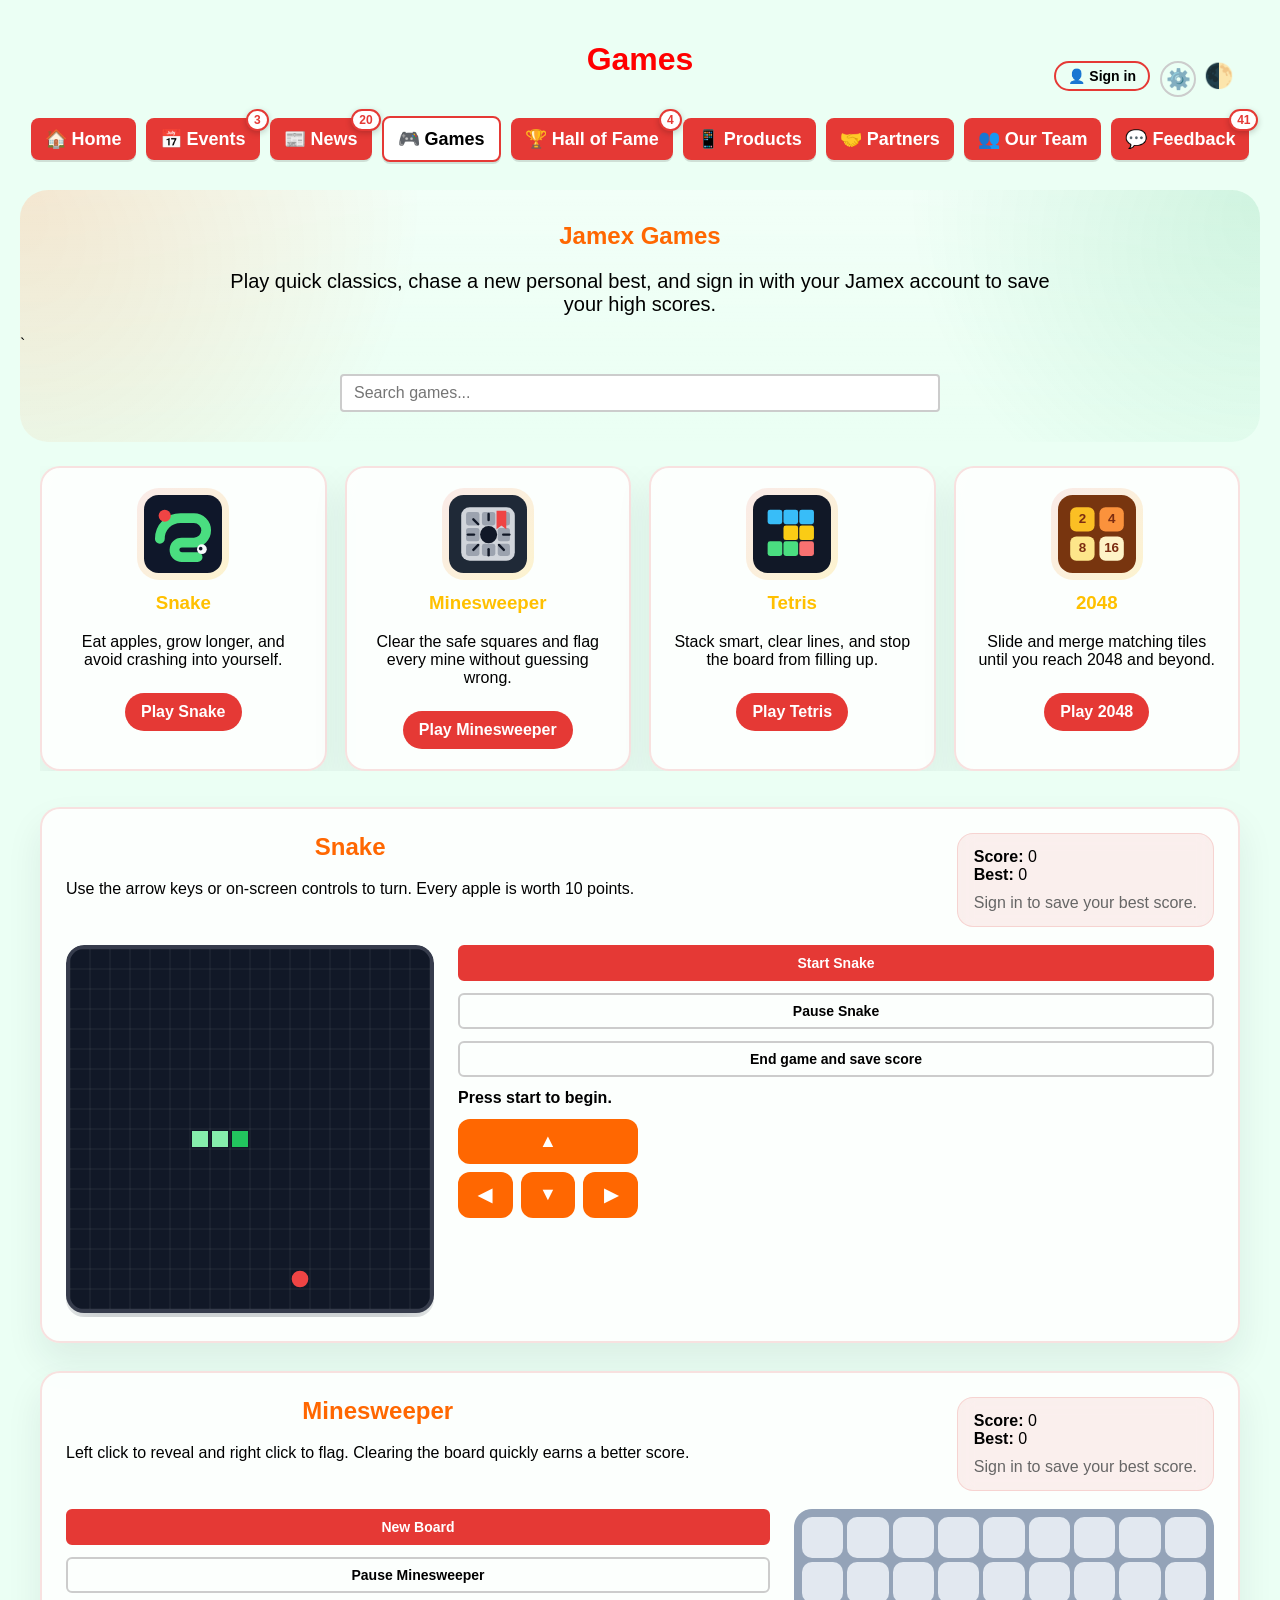
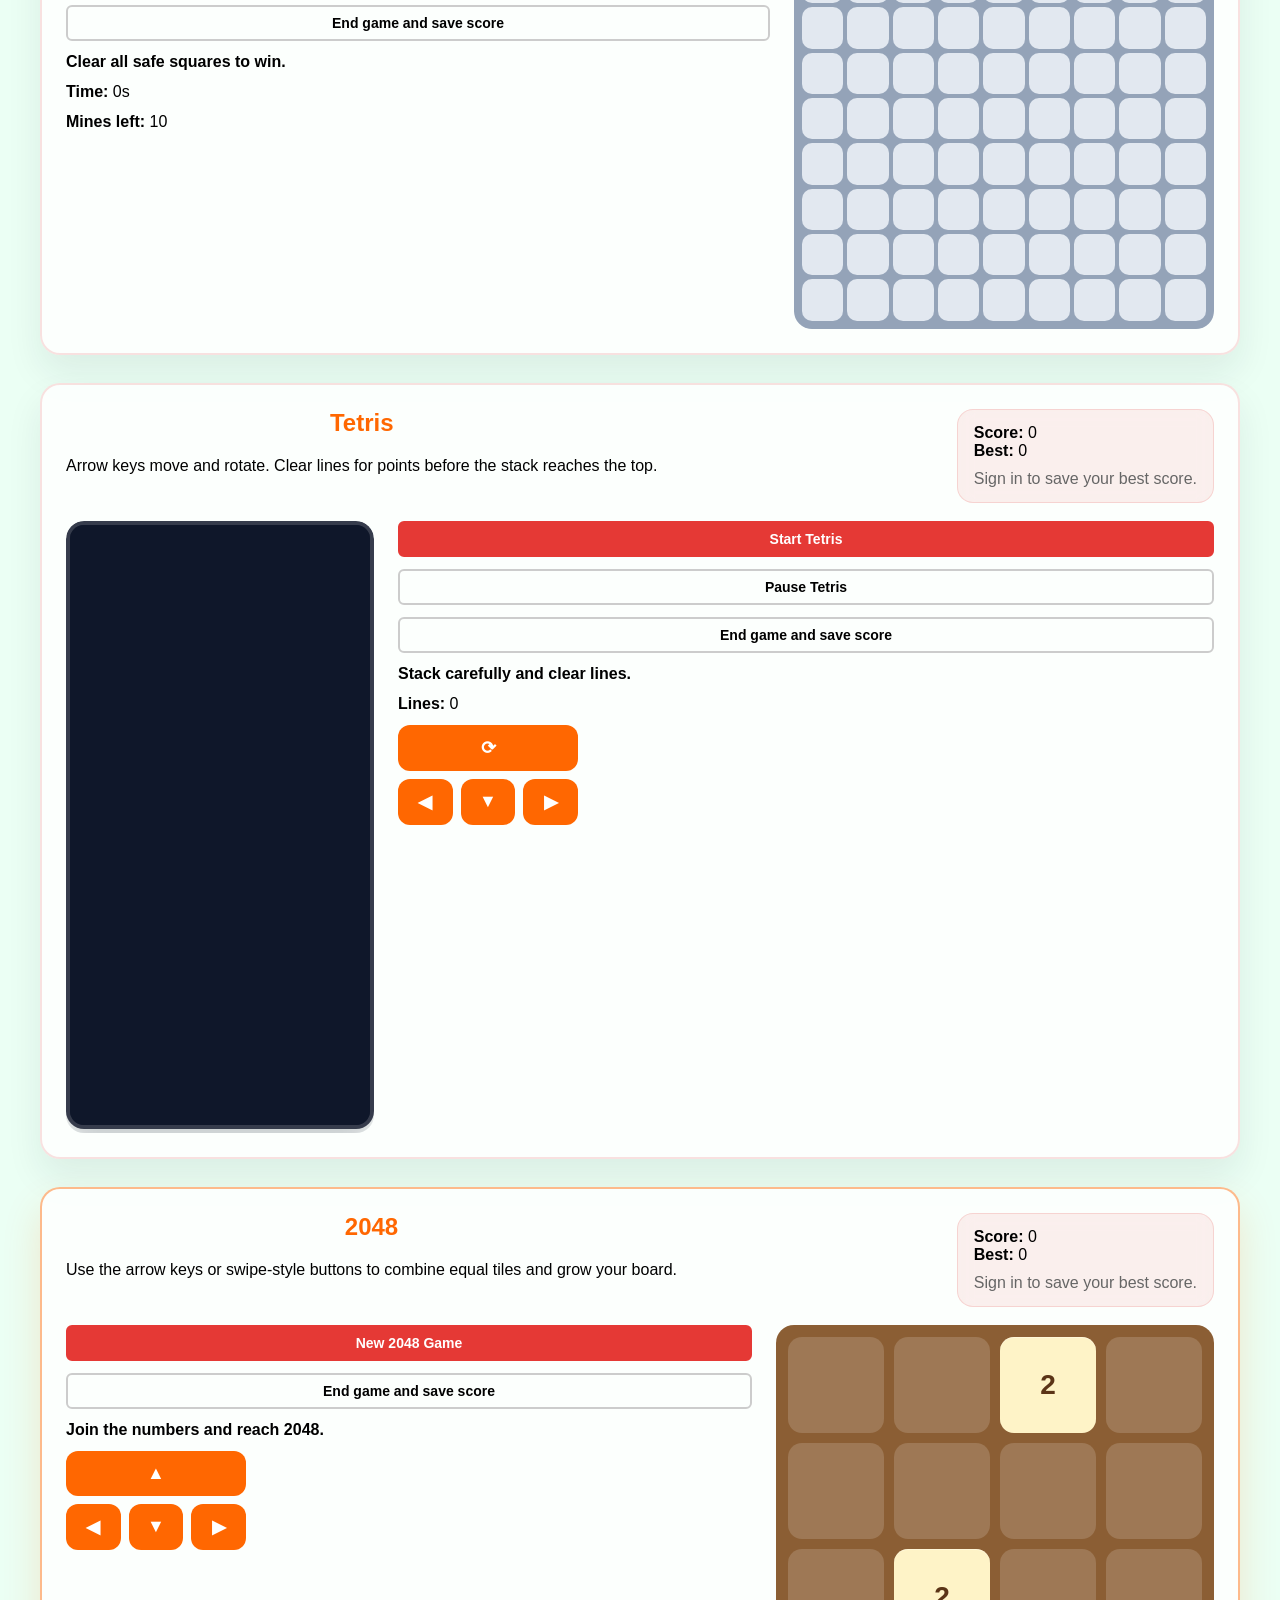
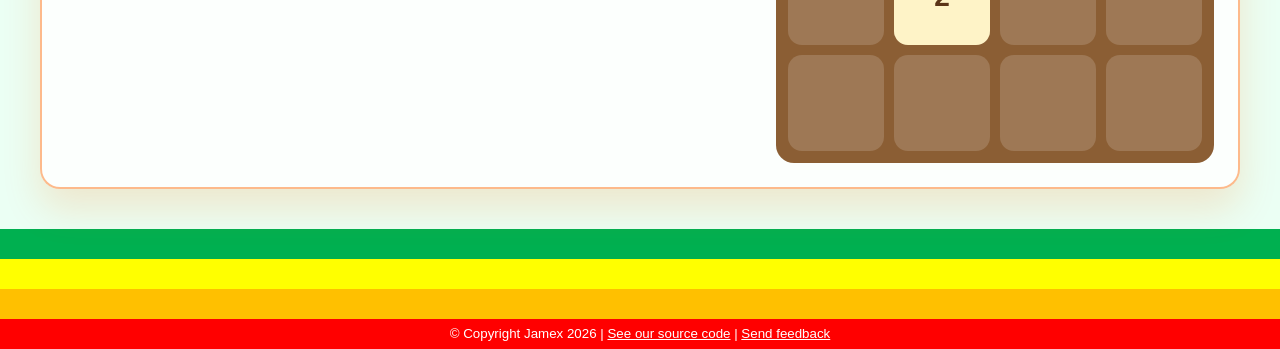
<file: games.html>
﻿<!DOCTYPE html>
<html lang="en">
<head>
    <meta charset="UTF-8">
    <meta name="viewport" content="width=device-width, initial-scale=1.0">
    <link rel="stylesheet" href="style.css">
    <link rel="icon" href="favicon.ico" sizes="any">
    <link rel="icon" type="image/png" sizes="32x32" href="assets/favicon-32x32.png">
    <link rel="icon" type="image/png" sizes="48x48" href="assets/favicon-48x48.png">
    <link rel="apple-touch-icon" sizes="180x180" href="assets/apple-touch-icon.png">
    <title>Games - Jamex</title>
</head>
<body>
    <header>
        <h1>Games</h1>
        <button id="theme-toggle" aria-label="Toggle dark mode">🌙</button>
    </header>

    <nav class="navbar">
        <ul>
            <li><a href="index.html">🏠 Home</a></li>
            <li><a href="events.html">📅 Events</a></li>
            <li><a href="news.html">📰 News</a></li>
            <li><a href="games.html">🎮 Games</a></li>
            <li><a href="hall-of-fame.html">🏆 Hall of Fame</a></li>
            <li><a href="products.html">📱 Products</a></li>
            <li><a href="partners.html">🤝 Partners</a></li>
            <li><a href="our-team.html">👥 Our Team</a></li>
            <li><a href="feedback.html">💬 Feedback</a></li>
        </ul>
    </nav>

    <section class="games-hero">
        <div class="games-hero-copy">
            <h2>Jamex Games</h2>
            <p class="centered-text">Play quick classics, chase a new personal best, and sign in with your Jamex account to save your high scores.</p>
        </div>
`
        <div class="search-container">
            <input id="games-search" type="text" placeholder="Search games...">
        </div>
    </section>

    <section class="games-launcher">
        <div class="game-card" id="card-snake">
            <div class="game-card-media">
                <img src="assets/game-snake.svg" alt="Snake game icon">
            </div>
            <h3>Snake</h3>
            <p>Eat apples, grow longer, and avoid crashing into yourself.</p>
            <div class="tags">snake arcade speed high score</div>
            <a class="game-jump-btn" href="#snake-section">Play Snake</a>
        </div>

        <div class="game-card" id="card-minesweeper">
            <div class="game-card-media">
                <img src="assets/game-minesweeper.svg" alt="Minesweeper game icon">
            </div>
            <h3>Minesweeper</h3>
            <p>Clear the safe squares and flag every mine without guessing wrong.</p>
            <div class="tags">minesweeper puzzle logic strategy</div>
            <a class="game-jump-btn" href="#minesweeper-section">Play Minesweeper</a>
        </div>

        <div class="game-card" id="card-tetris">
            <div class="game-card-media">
                <img src="assets/game-tetris.svg" alt="Tetris game icon">
            </div>
            <h3>Tetris</h3>
            <p>Stack smart, clear lines, and stop the board from filling up.</p>
            <div class="tags">tetris arcade blocks reflexes</div>
            <a class="game-jump-btn" href="#tetris-section">Play Tetris</a>
        </div>

        <div class="game-card" id="card-2048">
            <div class="game-card-media">
                <img src="assets/game-2048.svg" alt="2048 game icon">
            </div>
            <h3>2048</h3>
            <p>Slide and merge matching tiles until you reach 2048 and beyond.</p>
            <div class="tags">2048 puzzle merge numbers strategy</div>
            <a class="game-jump-btn" href="#game-2048-section">Play 2048</a>
        </div>
    </section>

    <section class="game-panel" id="snake-section">
        <div class="game-panel-header">
            <div>
                <h2>Snake</h2>
                <p>Use the arrow keys or on-screen controls to turn. Every apple is worth 10 points.</p>
            </div>
            <div class="score-panel" data-scoreboard="snake">
                <div><strong>Score:</strong> <span data-current-score>0</span></div>
                <div><strong>Best:</strong> <span data-best-score>0</span></div>
                <div class="save-hint" data-save-hint>Sign in to save your best score.</div>
            </div>
        </div>
        <div class="game-stage">
            <div class="playfield-shell" id="snake-shell">
                <canvas id="snake-canvas" width="360" height="360" aria-label="Snake game board"></canvas>
                <div class="pause-overlay" id="snake-pause-overlay" aria-hidden="true">Paused</div>
            </div>
            <div class="game-side-tools">
                <button type="button" class="jx-btn jx-btn--primary" id="snake-start-btn">Start Snake</button>
                <button type="button" class="jx-btn jx-btn--secondary" id="snake-pause-btn">Pause Snake</button>
                <button type="button" class="jx-btn jx-btn--secondary" id="snake-save-btn">End game and save score</button>
                <p class="game-status" id="snake-status">Press start to begin.</p>
                <div class="touch-controls" data-touch-controls="snake">
                    <button type="button" data-dir="up" aria-label="Move up">▲</button>
                    <div class="touch-controls-row">
                        <button type="button" data-dir="left" aria-label="Move left">◀</button>
                        <button type="button" data-dir="down" aria-label="Move down">▼</button>
                        <button type="button" data-dir="right" aria-label="Move right">▶</button>
                    </div>
                </div>
            </div>
        </div>
    </section>

    <section class="game-panel" id="minesweeper-section">
        <div class="game-panel-header">
            <div>
                <h2>Minesweeper</h2>
                <p>Left click to reveal and right click to flag. Clearing the board quickly earns a better score.</p>
            </div>
            <div class="score-panel" data-scoreboard="minesweeper">
                <div><strong>Score:</strong> <span data-current-score>0</span></div>
                <div><strong>Best:</strong> <span data-best-score>0</span></div>
                <div class="save-hint" data-save-hint>Sign in to save your best score.</div>
            </div>
        </div>
        <div class="game-stage minesweeper-stage">
            <div class="game-side-tools">
                <button type="button" class="jx-btn jx-btn--primary" id="minesweeper-reset-btn">New Board</button>
                <button type="button" class="jx-btn jx-btn--secondary" id="minesweeper-pause-btn">Pause Minesweeper</button>
                <button type="button" class="jx-btn jx-btn--secondary" id="minesweeper-save-btn">End game and save score</button>
                <p class="game-status" id="minesweeper-status">Clear all safe squares to win.</p>
                <p class="game-substatus"><strong>Time:</strong> <span id="minesweeper-timer">0</span>s</p>
                <p class="game-substatus"><strong>Mines left:</strong> <span id="minesweeper-mines-left">10</span></p>
            </div>
            <div class="playfield-shell" id="minesweeper-shell">
                <div class="minesweeper-board" id="minesweeper-board" aria-label="Minesweeper board"></div>
                <div class="pause-overlay" id="minesweeper-pause-overlay" aria-hidden="true">Paused</div>
            </div>
        </div>
    </section>

    <section class="game-panel" id="tetris-section">
        <div class="game-panel-header">
            <div>
                <h2>Tetris</h2>
                <p>Arrow keys move and rotate. Clear lines for points before the stack reaches the top.</p>
            </div>
            <div class="score-panel" data-scoreboard="tetris">
                <div><strong>Score:</strong> <span data-current-score>0</span></div>
                <div><strong>Best:</strong> <span data-best-score>0</span></div>
                <div class="save-hint" data-save-hint>Sign in to save your best score.</div>
            </div>
        </div>
        <div class="game-stage">
            <div class="playfield-shell" id="tetris-shell">
                <canvas id="tetris-canvas" width="300" height="600" aria-label="Tetris game board"></canvas>
                <div class="pause-overlay" id="tetris-pause-overlay" aria-hidden="true">Paused</div>
            </div>
            <div class="game-side-tools">
                <button type="button" class="jx-btn jx-btn--primary" id="tetris-start-btn">Start Tetris</button>
                <button type="button" class="jx-btn jx-btn--secondary" id="tetris-pause-btn">Pause Tetris</button>
                <button type="button" class="jx-btn jx-btn--secondary" id="tetris-save-btn">End game and save score</button>
                <p class="game-status" id="tetris-status">Stack carefully and clear lines.</p>
                <p class="game-substatus"><strong>Lines:</strong> <span id="tetris-lines">0</span></p>
                <div class="touch-controls" data-touch-controls="tetris">
                    <button type="button" data-action="rotate" aria-label="Rotate piece">⟳</button>
                    <div class="touch-controls-row">
                        <button type="button" data-action="left" aria-label="Move left">◀</button>
                        <button type="button" data-action="down" aria-label="Move down">▼</button>
                        <button type="button" data-action="right" aria-label="Move right">▶</button>
                    </div>
                </div>
            </div>
        </div>
    </section>

    <section class="game-panel" id="game-2048-section">
        <div class="game-panel-header">
            <div>
                <h2>2048</h2>
                <p>Use the arrow keys or swipe-style buttons to combine equal tiles and grow your board.</p>
            </div>
            <div class="score-panel" data-scoreboard="2048">
                <div><strong>Score:</strong> <span data-current-score>0</span></div>
                <div><strong>Best:</strong> <span data-best-score>0</span></div>
                <div class="save-hint" data-save-hint>Sign in to save your best score.</div>
            </div>
        </div>
        <div class="game-stage game-stage-2048">
            <div class="game-side-tools">
                <button type="button" class="jx-btn jx-btn--primary" id="game-2048-reset-btn">New 2048 Game</button>
                <button type="button" class="jx-btn jx-btn--secondary" id="game-2048-save-btn">End game and save score</button>
                <p class="game-status" id="game-2048-status">Join the numbers and reach 2048.</p>
                <div class="touch-controls" data-touch-controls="2048">
                    <button type="button" data-dir="up" aria-label="Move up">▲</button>
                    <div class="touch-controls-row">
                        <button type="button" data-dir="left" aria-label="Move left">◀</button>
                        <button type="button" data-dir="down" aria-label="Move down">▼</button>
                        <button type="button" data-dir="right" aria-label="Move right">▶</button>
                    </div>
                </div>
            </div>
            <div class="board-2048" id="board-2048" aria-label="2048 board"></div>
        </div>
    </section>

    <footer>
        <small>© Copyright Jamex 2026 | <a href="https://github.com/JamexCEO/jamex">See our source code</a> | <a href="https://jamexwebsite.featurebase.app">Send feedback</a></small>
    </footer>

    <script src="common.js"></script>
    <script src="games.js"></script>
    <script>
        initSearch('games-search', '.game-card');
    </script>
</body>
</html>
</file>
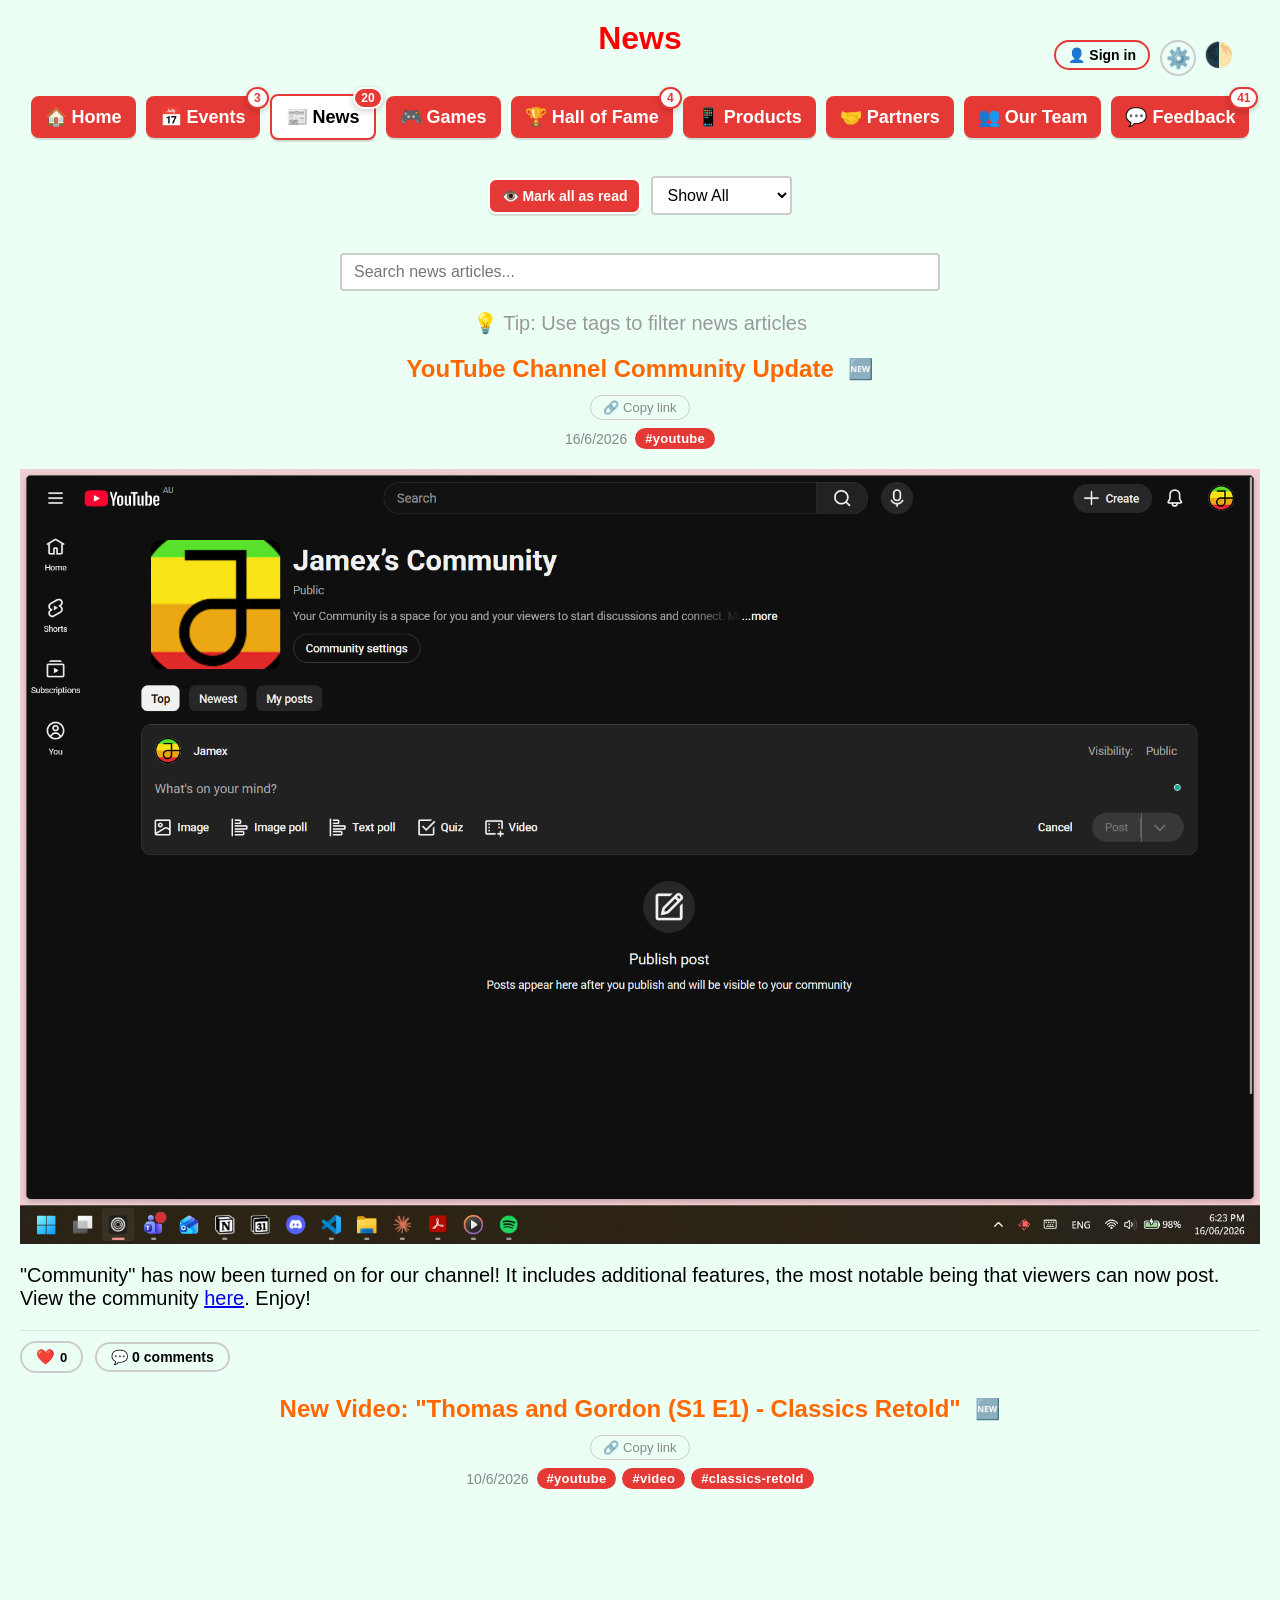
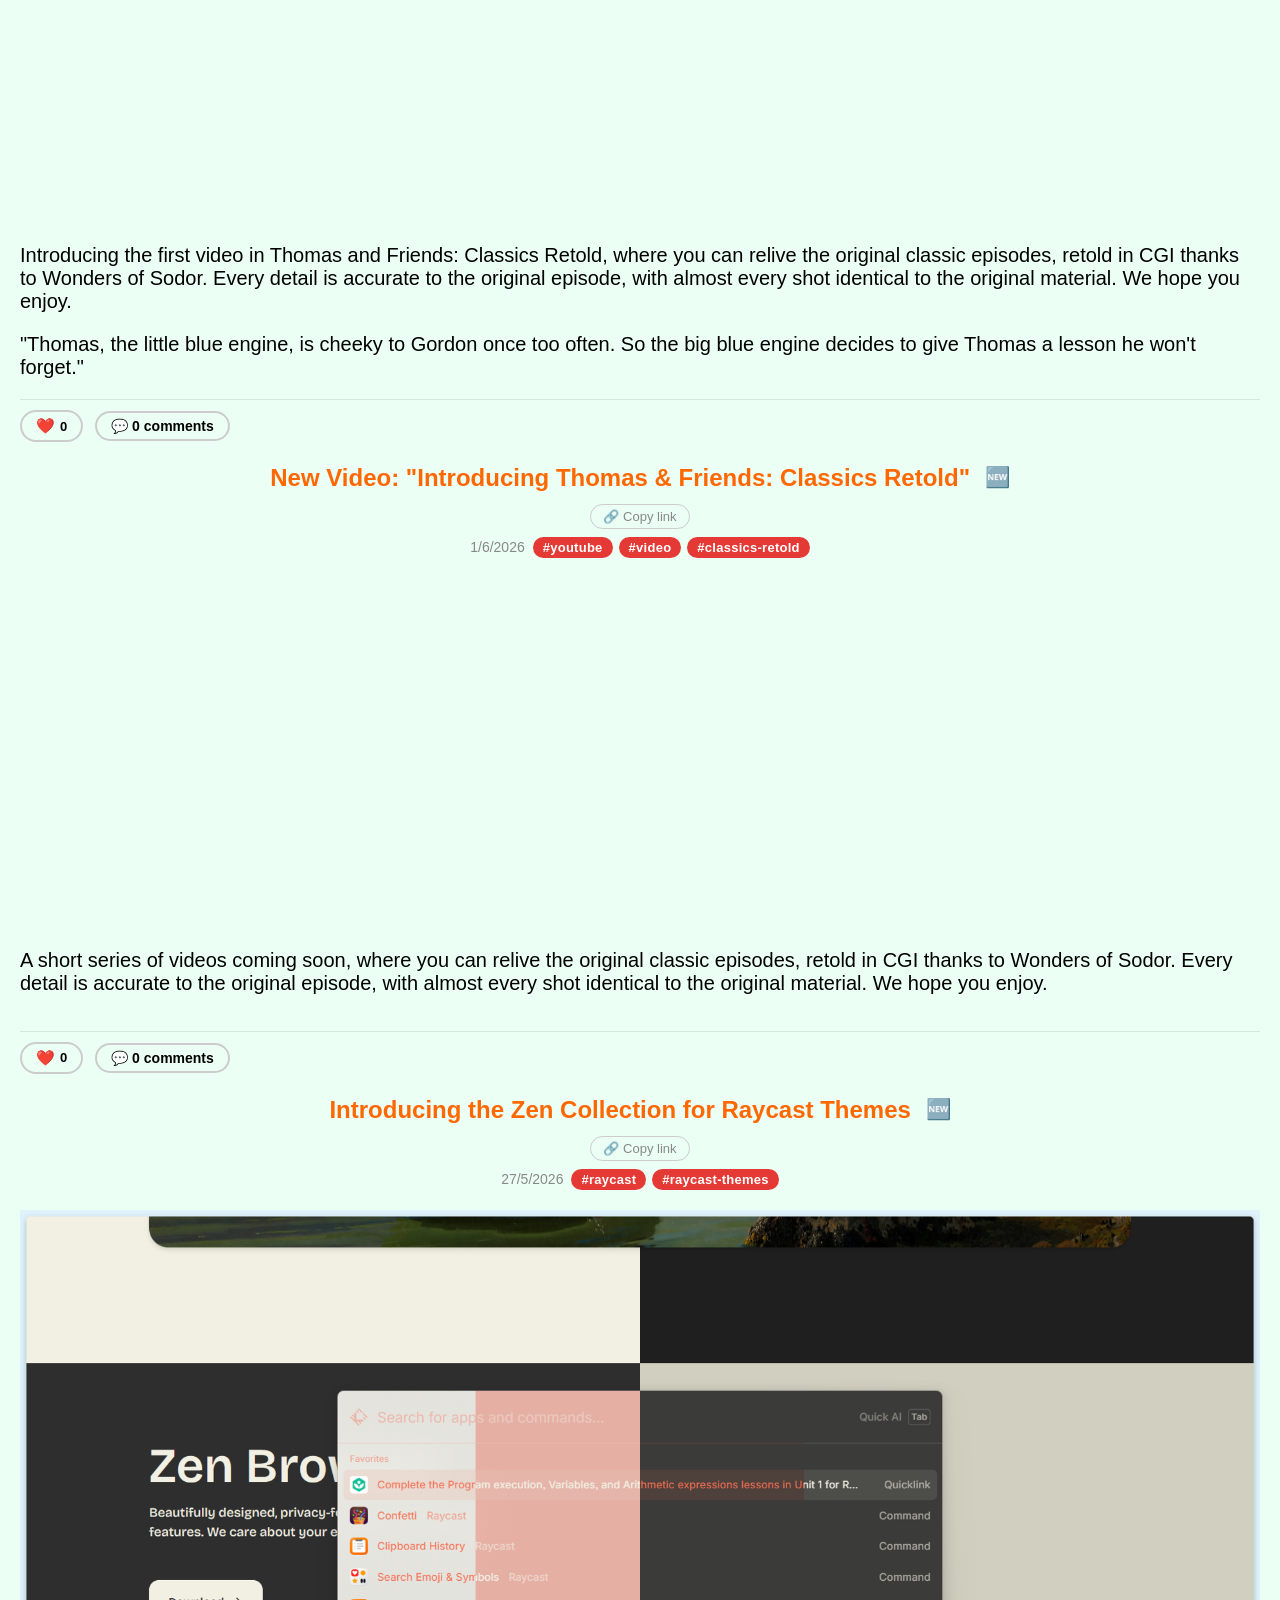
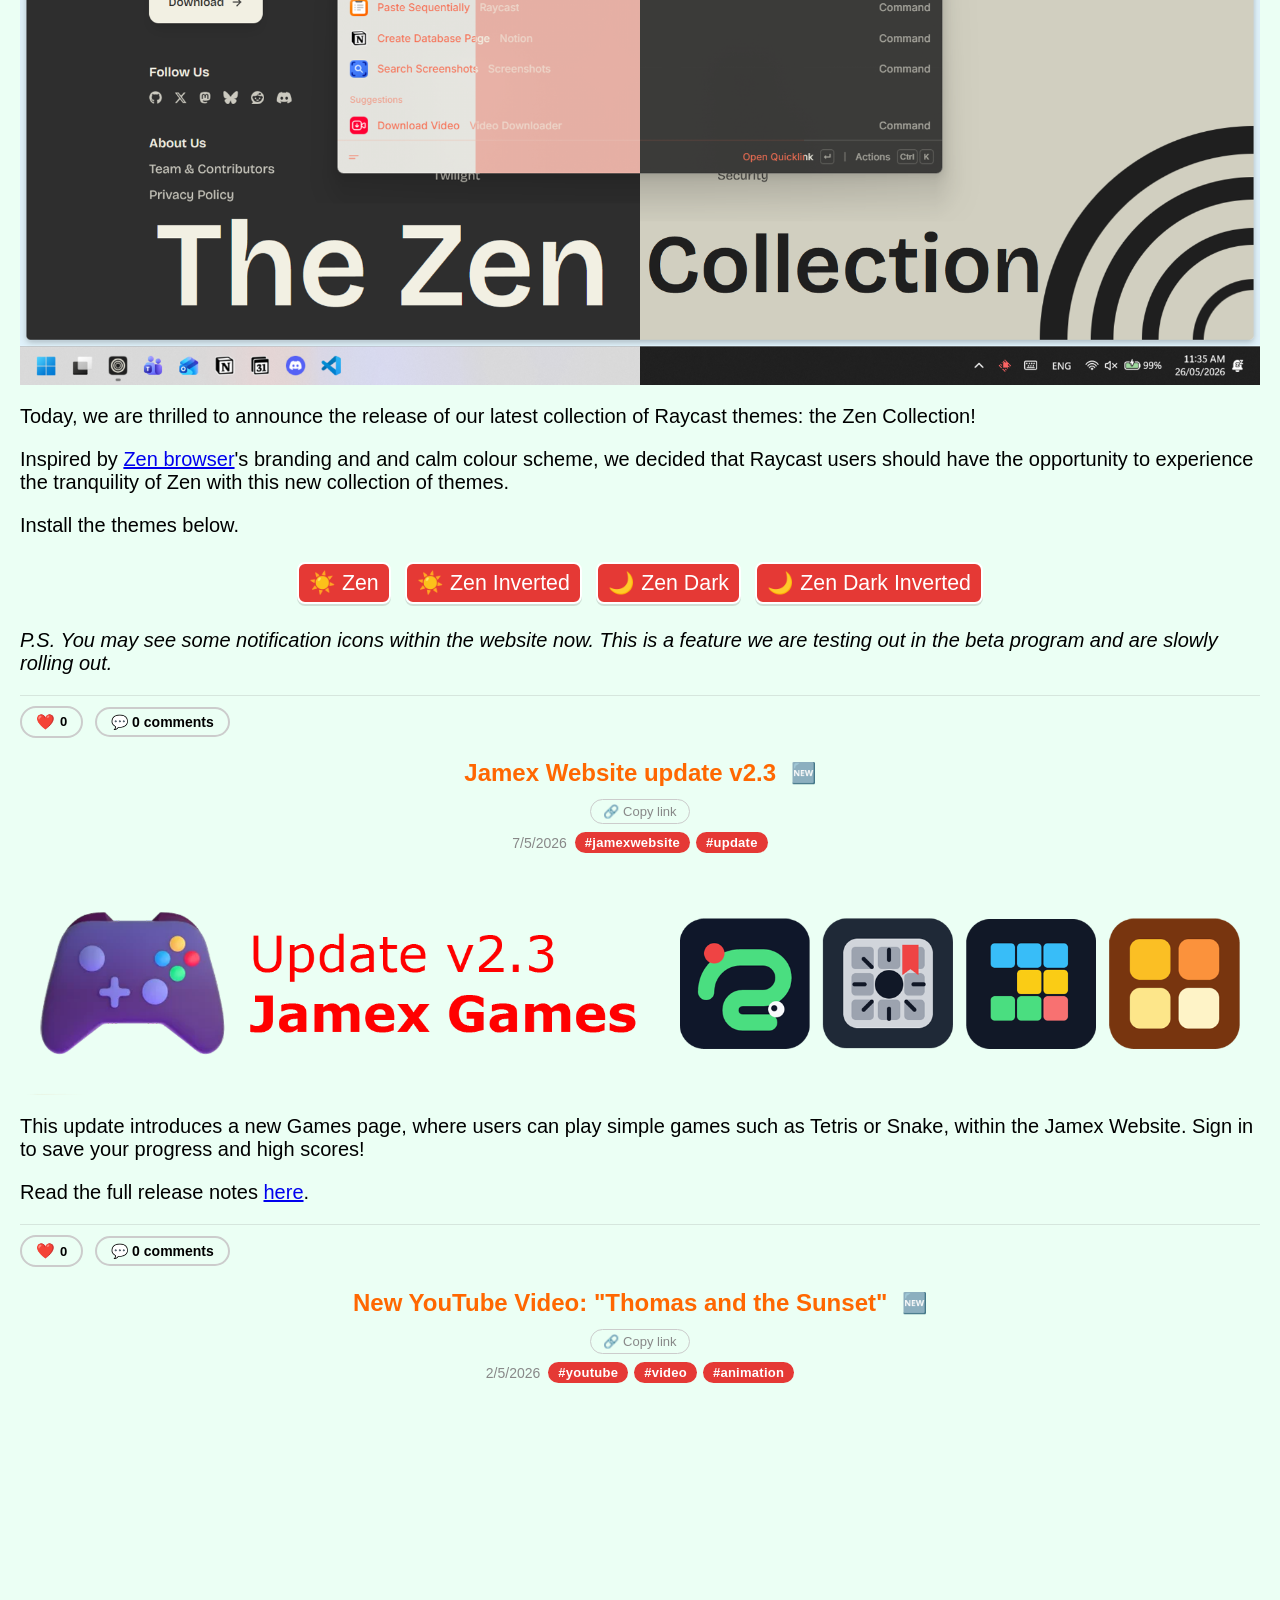
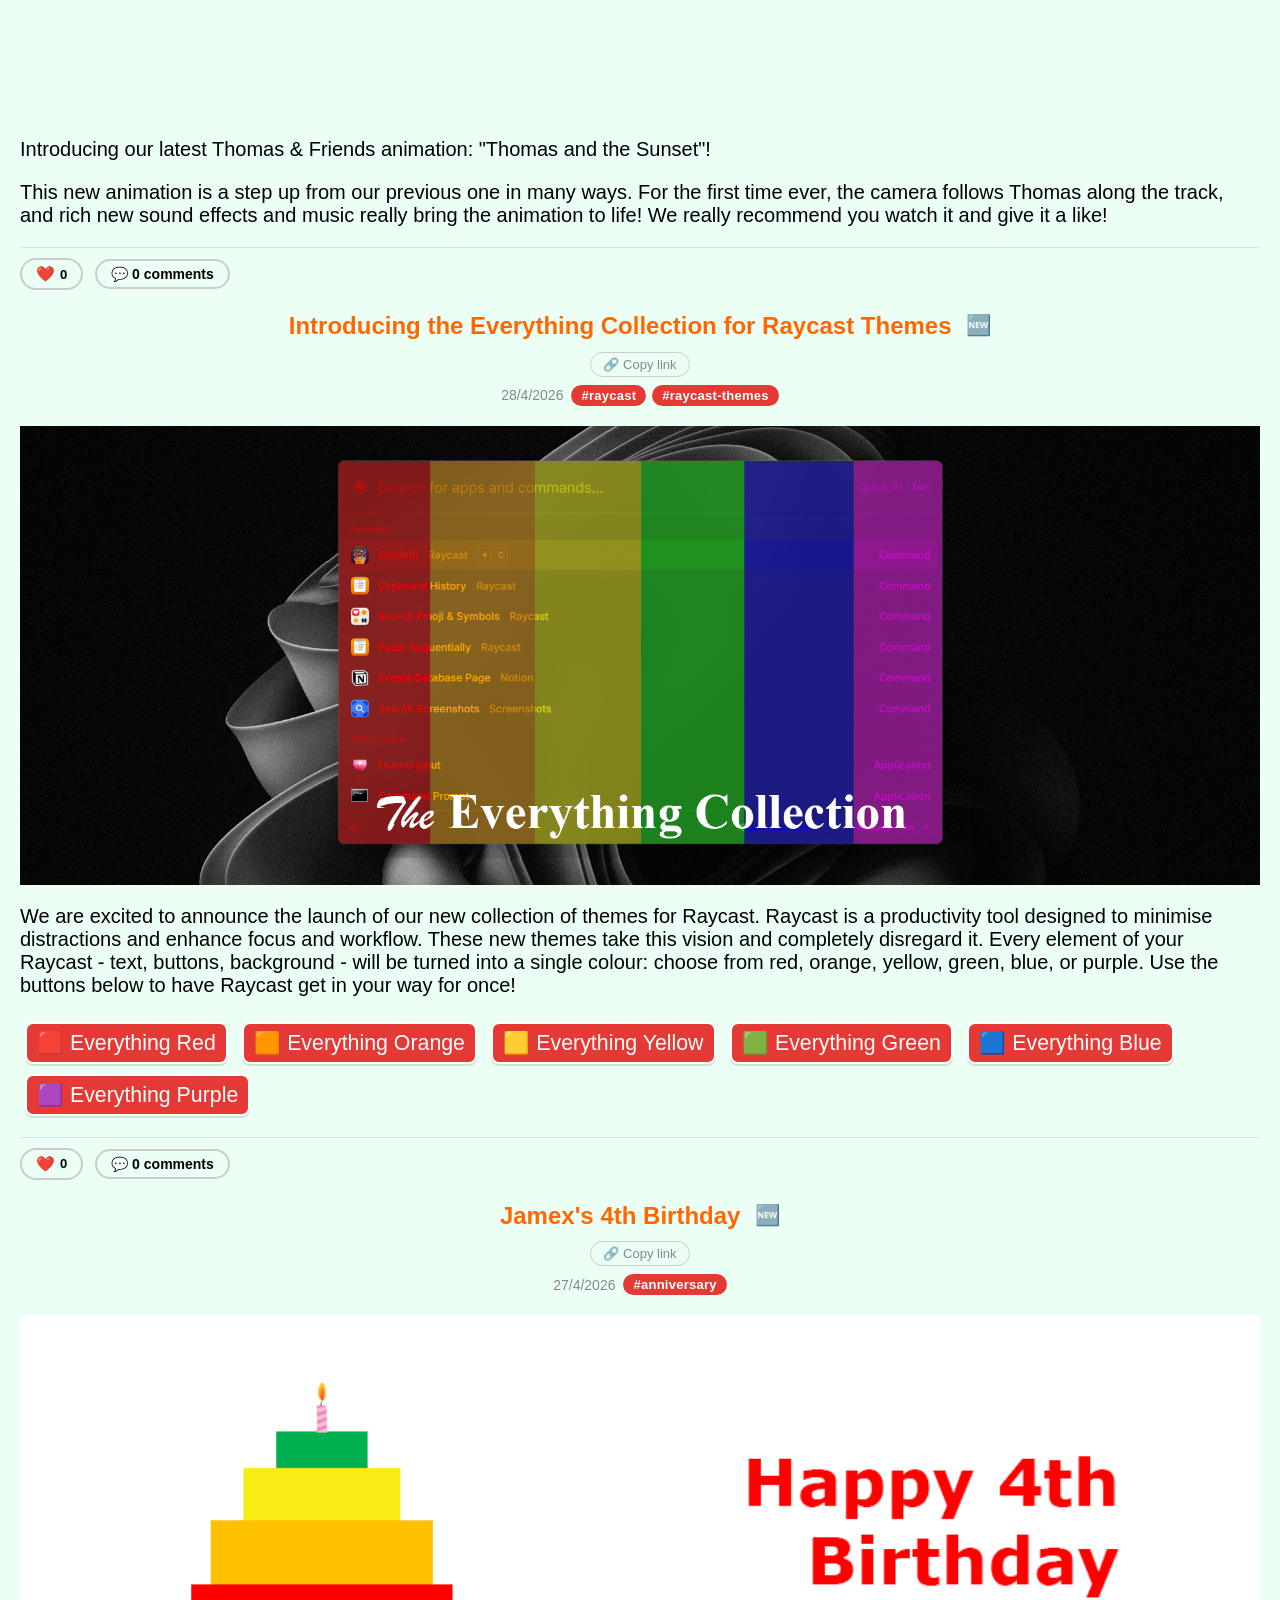
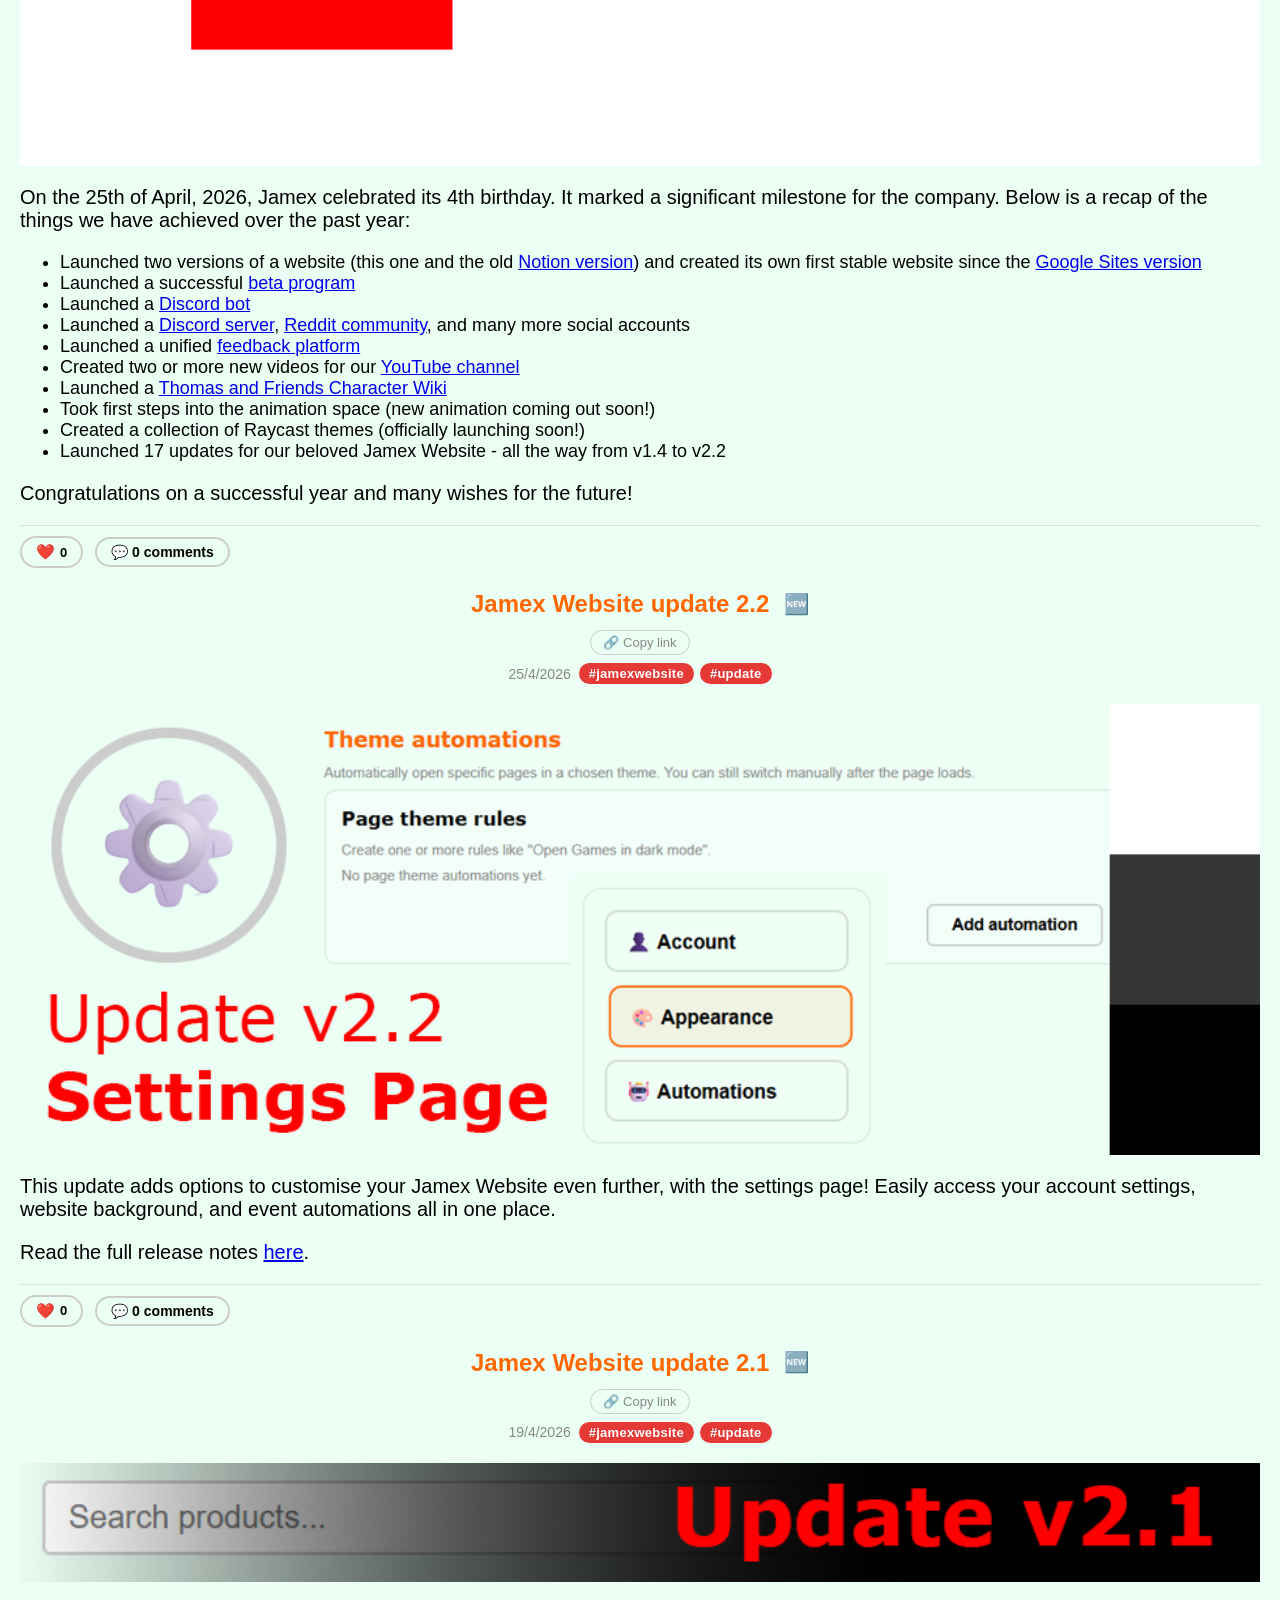
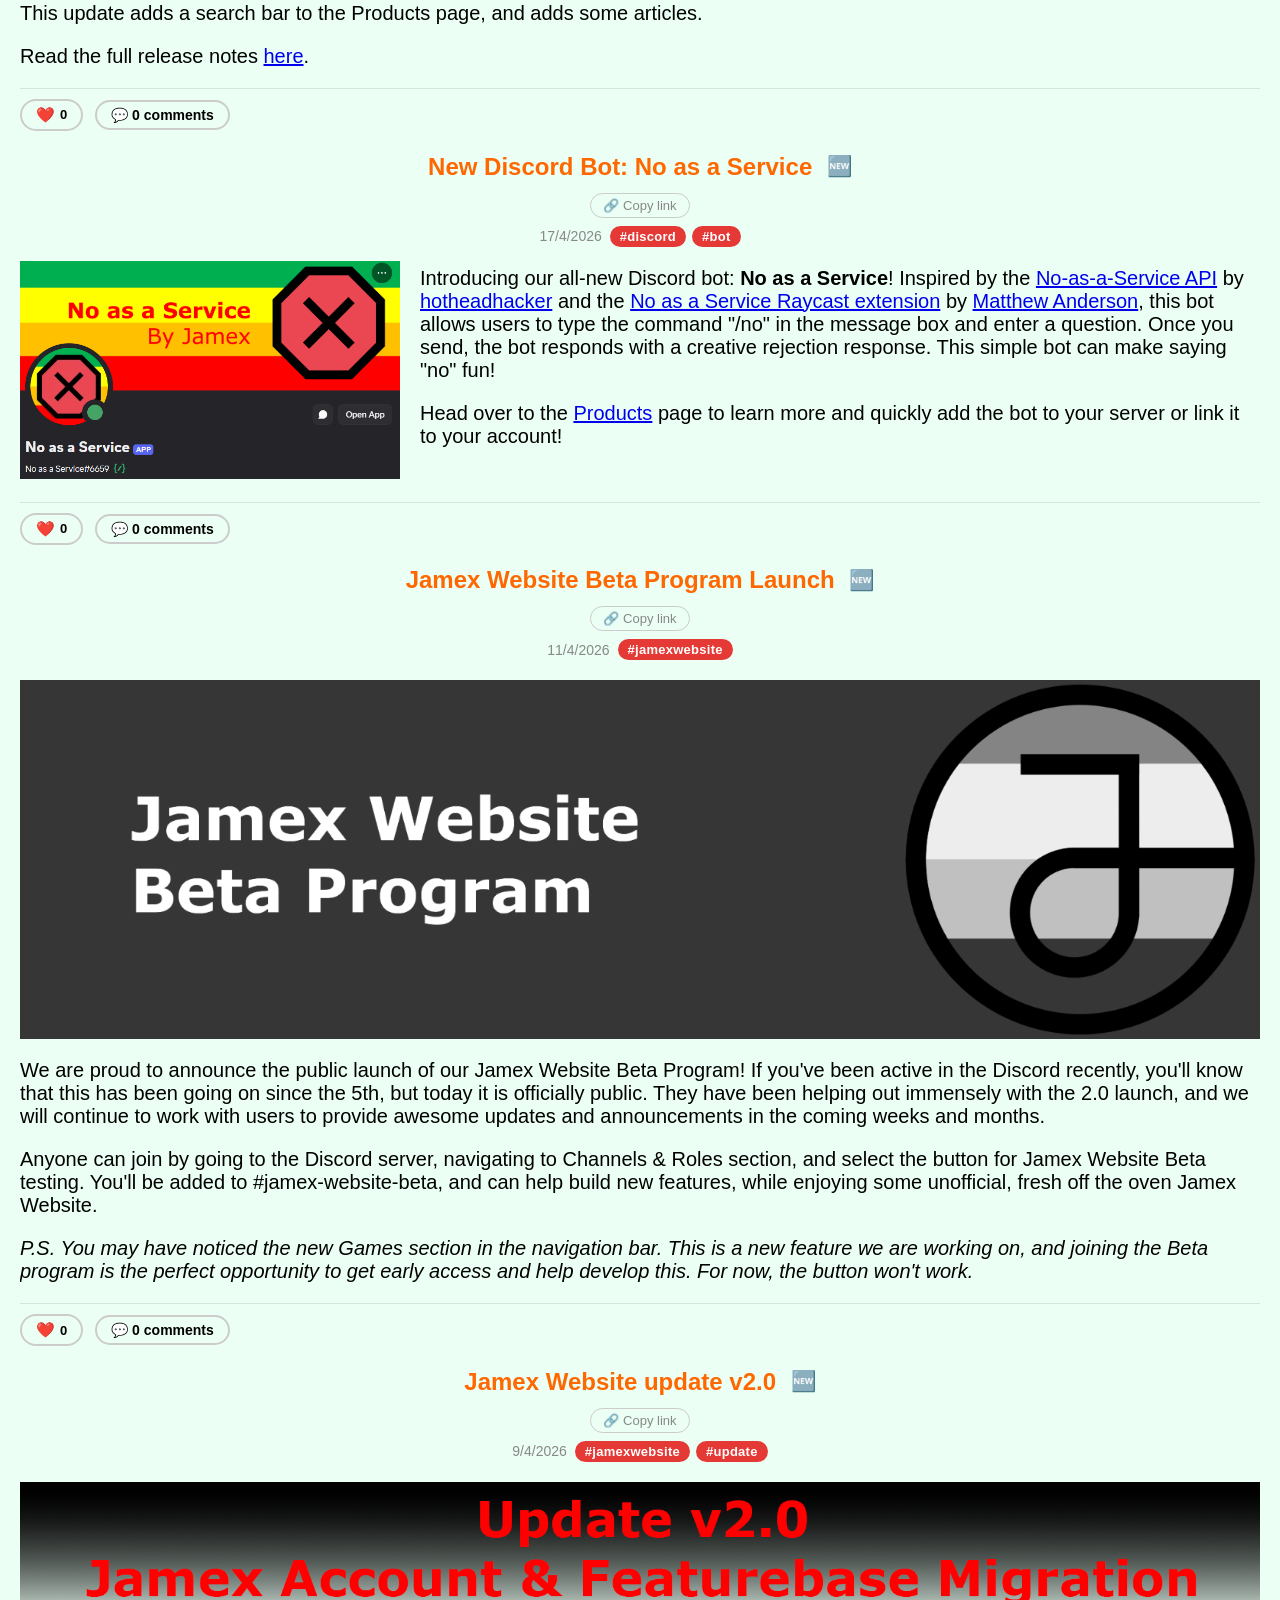
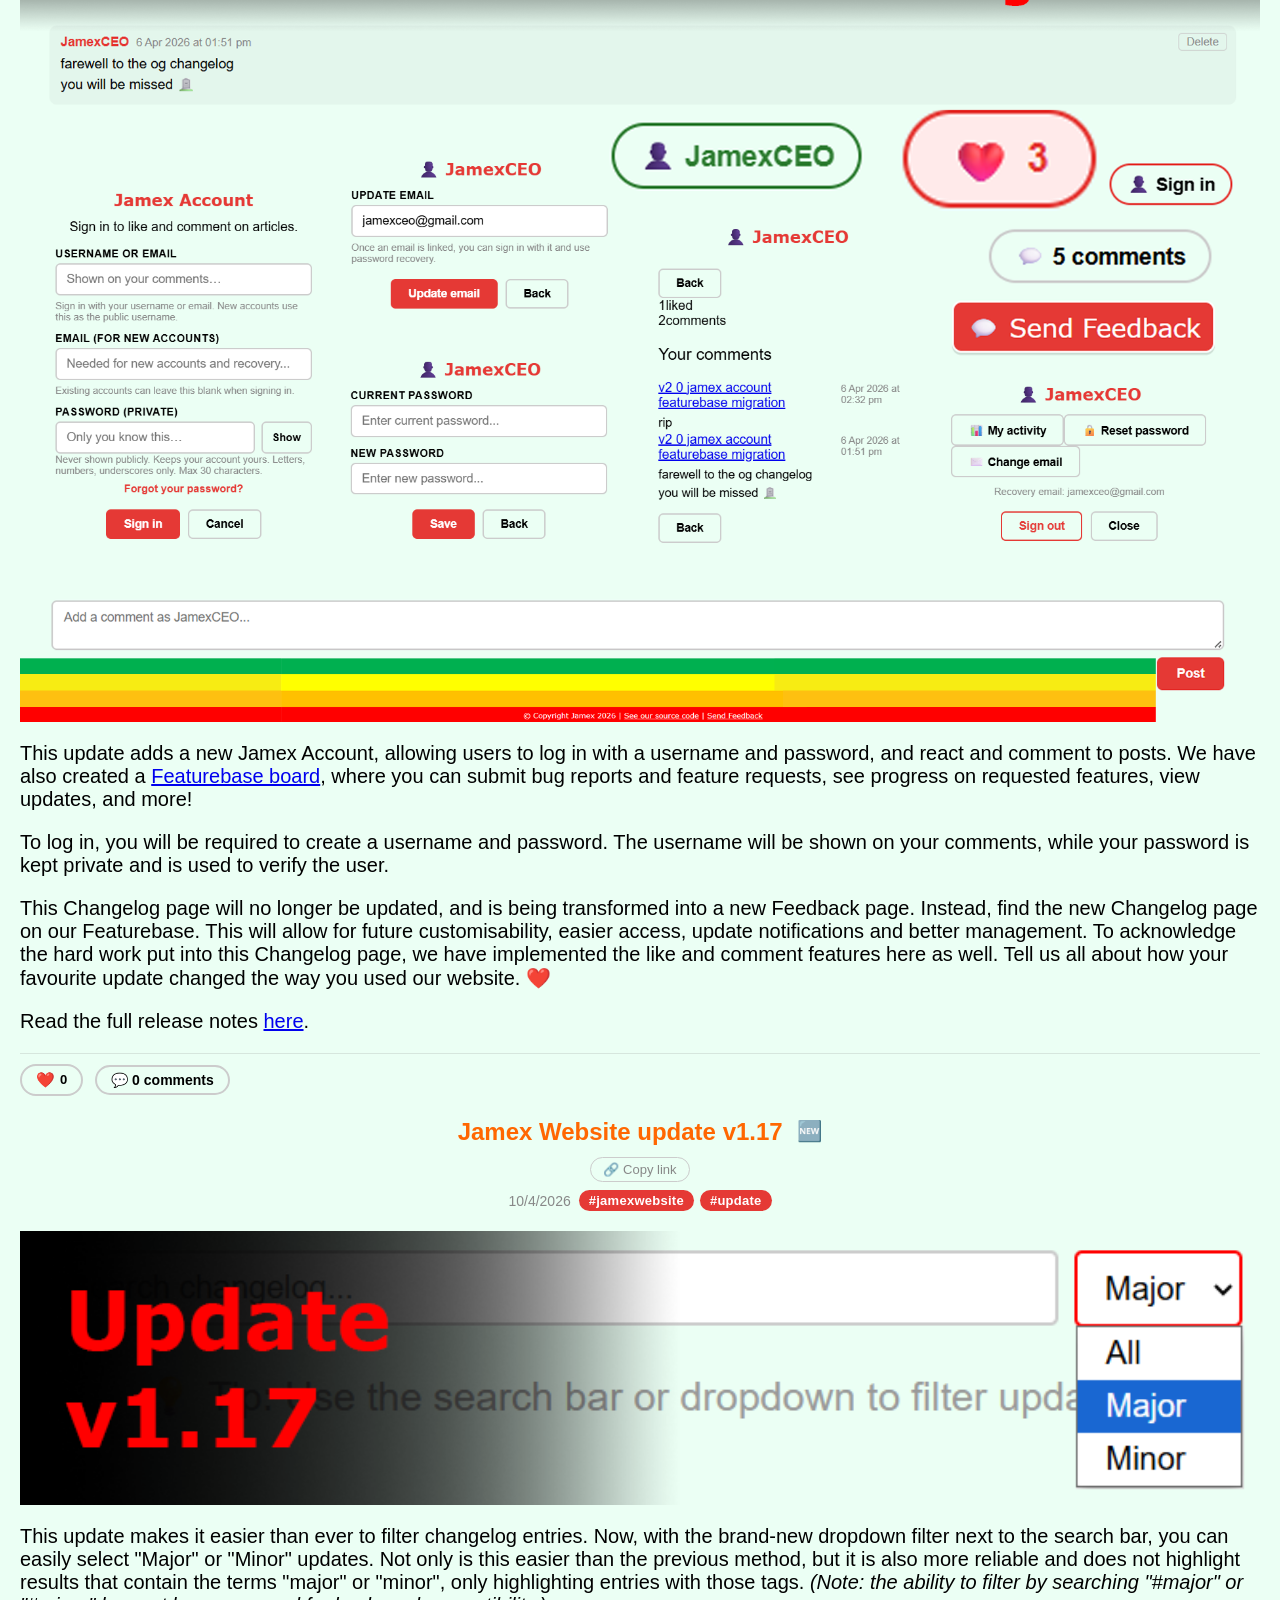
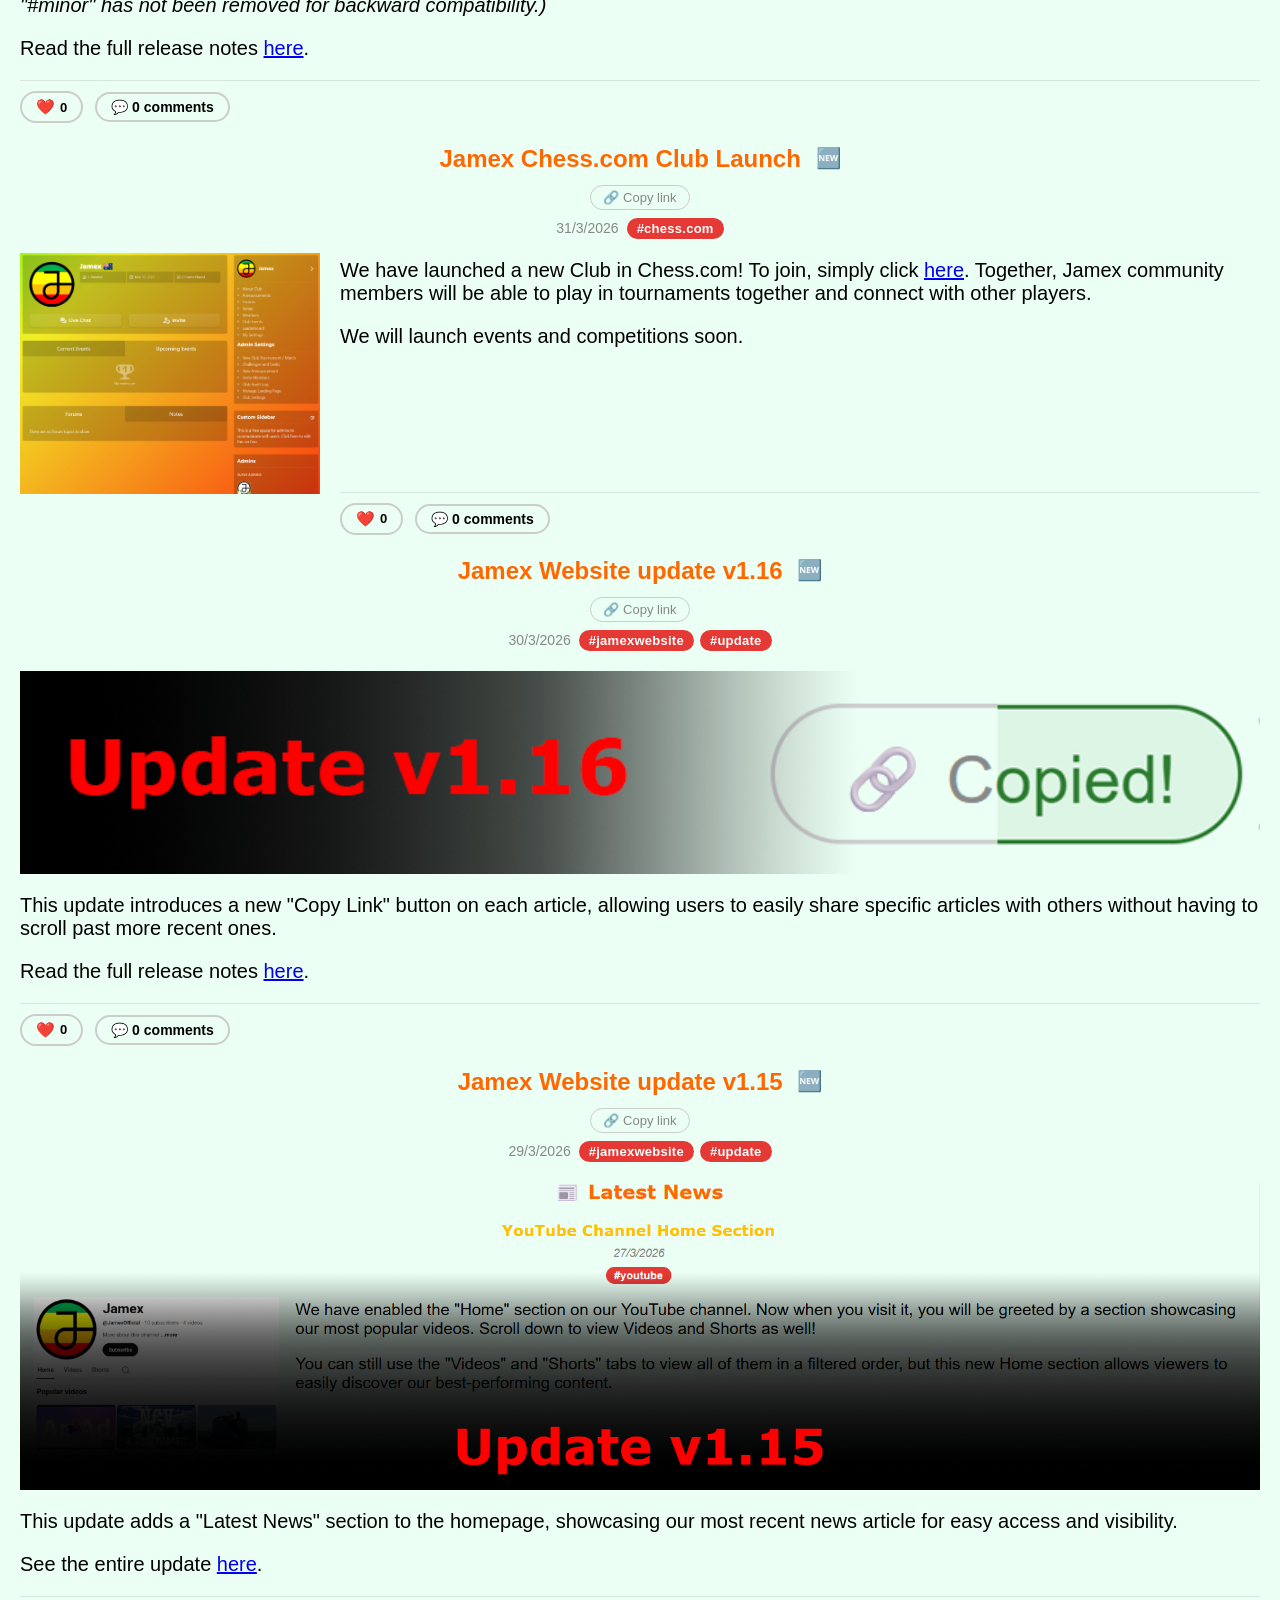
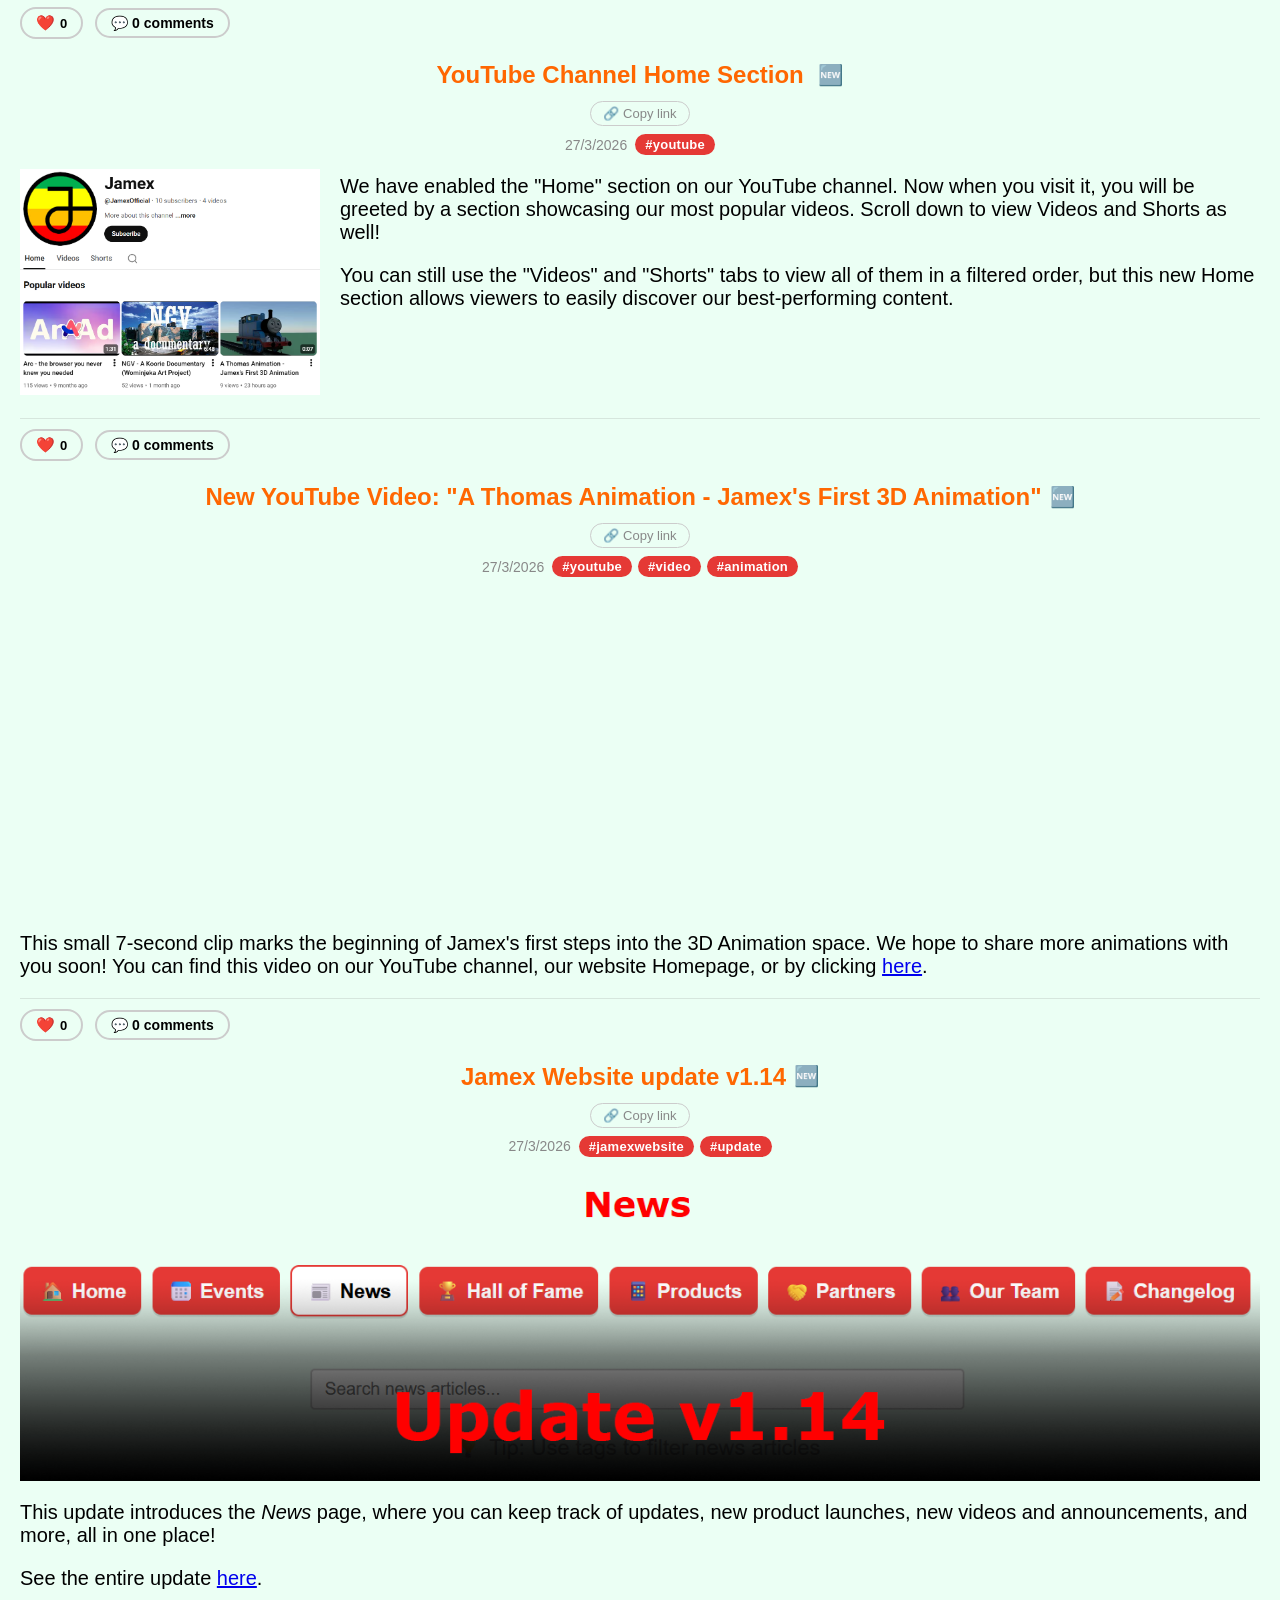
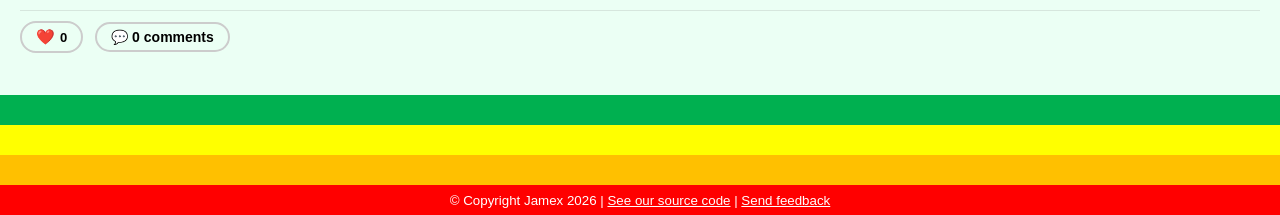
<file: news.html>
<html>
<head>
    <link rel="stylesheet" href="style.css">
    <link rel="icon" href="favicon.ico" sizes="any">
    <link rel="icon" type="image/png" sizes="32x32" href="assets/favicon-32x32.png">
    <link rel="icon" type="image/png" sizes="48x48" href="assets/favicon-48x48.png">
    <link rel="apple-touch-icon" sizes="180x180" href="assets/apple-touch-icon.png">
    <title> News - Jamex </title>
</head>
<body>
        <header> <h1> News </h1>
            <button id="theme-toggle" aria-label="Toggle dark mode">🌙</button>
        </header>
    <nav class="navbar">
        <ul>
            <li><a href="index.html">🏠 Home</a></li>
            <li><a href="events.html">📅 Events</a></li>
            <li><a href="news.html">📰 News</a></li>
            <li><a href="games.html">🎮 Games</a></li>
            <li><a href="hall-of-fame.html">🏆 Hall of Fame</a></li>
            <li><a href="products.html">📱 Products</a></li>
            <li><a href="partners.html">🤝 Partners</a></li>
            <li><a href="our-team.html">👥 Our Team</a></li>
            <li><a href="feedback.html">💬 Feedback</a></li>
        </ul>
    </nav>
        <section> 
            <!-- search widget; can be reused on other pages by matching IDs and selectors -->
            <div class="search-container">
                <input id="news-search" type="text" placeholder="Search news articles...">
            </div>
            <div class="small-text">
                <p> 💡 Tip: Use tags to filter news articles </p>
            </div>
            <!-- individual news entries wrapped for easy filtering -->
            <article class="news-entry">
                <h2> YouTube Channel Community Update </h2>
                <div class="news-meta">
                    <div class="date"> 16/6/2026 </div>
                    <div class="visible-tags">
                        <span class="tag">#youtube</span>
                    </div>
                </div>
                <div class="image-container">
                    <img src="assets/yt-community.png" width="2000" alt="Image showcasing the new Community feature in our YouTube channel">
                </div>
                <p> "Community" has now been turned on for our channel! It includes additional features, the most notable being that viewers can now post. View the community  <a href="https://www.youtube.com/channel/UCoPAN6QznAfXAeYeT6DgCvQ/community">here</a>. Enjoy! </p>
            </article>
            <article class="news-entry">
                <h2> New Video: "Thomas and Gordon (S1 E1) - Classics Retold" </h2>
                <div class="news-meta">
                    <div class="date"> 10/6/2026 </div>
                    <div class="visible-tags">
                        <span class="tag">#youtube</span>
                        <span class="tag">#video</span>
                        <span class="tag">#classics-retold</span>
                    </div>
                </div>
                <div class="image-container">
                    <iframe width="560" height="315" src="https://www.youtube.com/embed/y8zVXnV1vb0?si=XmCb278Ct7dKsP7W" title="YouTube video player" frameborder="0" allow="accelerometer; autoplay; clipboard-write; encrypted-media; gyroscope; picture-in-picture; web-share" referrerpolicy="strict-origin-when-cross-origin" allowfullscreen></iframe>
                </div>
                <p>Introducing the first video in Thomas and Friends: Classics Retold, where you can relive the original classic episodes, retold in CGI thanks to Wonders of Sodor. Every detail is accurate to the original episode, with almost every shot identical to the original material. We hope you enjoy.</p>
                <p>"Thomas, the little blue engine, is cheeky to Gordon once too often. So the big blue engine decides to give Thomas a lesson he won't forget."</p>
            </article>
            <article class="news-entry">
                <h2> New Video: "Introducing Thomas & Friends: Classics Retold" </h2>
                <div class="news-meta">
                    <div class="date"> 1/6/2026 </div>
                    <div class="visible-tags">
                        <span class="tag">#youtube</span>
                        <span class="tag">#video</span>
                        <span class="tag">#classics-retold</span>
                    </div>
                <div class="image-container">
                    <iframe width="560" height="315" src="https://www.youtube.com/embed/AkczvyzFEzg?si=knhhXrYNSUK6ZcAb" title="YouTube video player" frameborder="0" allow="accelerometer; autoplay; clipboard-write; encrypted-media; gyroscope; picture-in-picture; web-share" referrerpolicy="strict-origin-when-cross-origin" allowfullscreen></iframe>
                </div>
                <p> A short series of videos coming soon, where you can relive the original classic episodes, retold in CGI thanks to Wonders of Sodor. Every detail is accurate to the original episode, with almost every shot identical to the original material. We hope you enjoy. </p>
            </article>
            <article class="news-entry">
                <h2> Introducing the Zen Collection for Raycast Themes </h2>
                <div class="news-meta">
                    <div class="date"> 27/5/2026 </div>
                    <div class="visible-tags">
                        <span class="tag">#raycast</span>
                        <span class="tag">#raycast-themes</span>
                    </div>
                </div>
            <div class="image-container">
                <img src="assets/zencollection.png" width="2000" alt="Promotional image for the Zen Collection">
            </div>
            <p> Today, we are thrilled to announce the release of our latest collection of Raycast themes: the Zen Collection!</p>
            <p> Inspired by <a href="https://zen-browser.app"> Zen browser</a>'s branding and and calm colour scheme, we decided that Raycast users should have the opportunity to experience the tranquility of Zen with this new collection of themes.</p>
            <p> Install the themes below. </p>
            <div class="image-container">
                <span class="button"><a href="https://themes.ray.so/?version=1&name=Zen&author=Savindu+Handapangoda&authorUsername=JamexCEO&colors=%23f2f0e3%2C%23f2f0e3%2C%23f76f53%2C%23f76f53%2C%23f76f53%2C%23ff6363%2C%23ff9217%2C%23ffc531%2C%2359d499%2C%2356c2ff%2C%23a485ff%2C%23cf2f98&appearance=light&addToRaycast="> ☀️ Zen </a></span>
                <span class="button"><a href="https://themes.ray.so/?version=1&name=Zen+Inverted&author=Savindu+Handapangoda&authorUsername=JamexCEO&colors=%23f76f53%2C%23f76f53%2C%23f2f0e3%2C%23f2f0e3%2C%23f2f0e3%2C%23ff6363%2C%23ff9217%2C%23ffc531%2C%2359d499%2C%2356c2ff%2C%23a485ff%2C%23cf2f98&appearance=light&addToRaycast="> ☀️ Zen Inverted </a></span>
                <span class="button"><a href="https://themes.ray.so/?version=1&name=Zen+Dark&author=Savindu+Handapangoda&authorUsername=JamexCEO&colors=%231f1f1f%2C%231f1f1f%2C%23f76f53%2C%23f76f53%2C%23f76f53%2C%23ff6363%2C%23ff9217%2C%23ffc531%2C%2359d499%2C%2356c2ff%2C%23a485ff%2C%23cf2f98&appearance=dark&addToRaycast="> 🌙 Zen Dark </a></span>
                <span class="button"><a href="https://themes.ray.so/?version=1&name=Zen+Dark+Inverted&author=Savindu+Handapangoda&authorUsername=JamexCEO&colors=%231f1f1f%2C%231f1f1f%2C%23f2f0e3%2C%23f2f0e3%2C%23f2f0e3%2C%23ff6363%2C%23ff9217%2C%23ffc531%2C%2359d499%2C%2356c2ff%2C%23a485ff%2C%23cf2f98&appearance=dark&addToRaycast="> 🌙 Zen Dark Inverted </a></span>
            </div>
            <p><i>P.S. You may see some notification icons within the website now. This is a feature we are testing out in the beta program and are slowly rolling out.</i></p>
            </article>
            <article class="news-entry">
                <h2> Jamex Website update v2.3 </h2>
                <div class="news-meta">
                    <div class="date"> 7/5/2026 </div>
                    <div class="visible-tags">
                        <span class="tag">#jamexwebsite</span>
                        <span class="tag">#update</span>
                    </div>
                </div>
            <div class="image-container">
                <img src="assets/v2.3-image.png" width="2000" alt="Promotional image for the Jamex Website update v2.3">
            </div>
            <p> This update introduces a new Games page, where users can play simple games such as Tetris or Snake, within the Jamex Website. Sign in to save your progress and high scores! </p>
            <p> Read the full release notes <a href="https://jamexwebsite.featurebase.app/changelog/v23-jamex-games">here</a>.</p>
            </article>
            <article class="news-entry">
                <h2> New YouTube Video: "Thomas and the Sunset" </h2>
                <div class="news-meta">
                    <div class="date"> 2/5/2026</div>
                    <div class="visible-tags">
                        <span class="tag">#youtube</span>
                        <span class="tag">#video</span>
                        <span class="tag">#animation</span>
                    </div>
                </div>
                <div class="image-container">
                    <iframe width="560" height="315" src="https://www.youtube.com/embed/LIgxgF8-ZKE?si=u9Sl5ROvV2fj10qd" title="YouTube video player" frameborder="0" allow="accelerometer; autoplay; clipboard-write; encrypted-media; gyroscope; picture-in-picture; web-share" referrerpolicy="strict-origin-when-cross-origin" allowfullscreen></iframe>
                </div>
                <p> Introducing our latest Thomas & Friends animation: "Thomas and the Sunset"! </p>
                <p> This new animation is a step up from our previous one in many ways. For the first time ever, the camera follows Thomas along the track, and rich new sound effects and music really bring the animation to life! We really recommend you watch it and give it a like! </p>
                </article>
            <article class="news-entry">
                <h2> Introducing the Everything Collection for Raycast Themes </h2>
                <div class="news-meta">
                    <div class="date"> 28/4/2026 </div>
                    <div class="visible-tags">
                        <span class="tag">#raycast</span>
                        <span class="tag">#raycast-themes</span>
                    </div>
                </div>
                <div class="image-container">
                    <img src="assets/everythingcollection.png" width="2000" alt="Promotional image for the Everything Collection">
                </div>
                <p> We are excited to announce the launch of our new collection of themes for Raycast. Raycast is a productivity tool designed to minimise distractions and enhance focus and workflow. These new themes take this vision and completely disregard it. Every element of your Raycast - text, buttons, background - will be turned into a single colour: choose from red, orange, yellow, green, blue, or purple. Use the buttons below to have Raycast get in your way for once!</p>
                <span class="button"><a href="https://themes.ray.so/?version=1&name=Everything+Red&author=Savindu+Handapangoda&authorUsername=JamexCEO&colors=%23ff0000%2C%23ff0000%2C%23ff0000%2C%23ff0000%2C%23ff0000%2C%23ff0000%2C%23ff0000%2C%23ff0000%2C%23ff0000%2C%23ff0000%2C%23ff0000%2C%23ff0000&appearance=dark&addToRaycast="> 🟥 Everything Red </a></span>
                <span class="button"><a href="https://themes.ray.so/?version=1&name=Everything+Orange&author=Savindu+Handapangoda&authorUsername=JamexCEO&colors=%23ffa500%2C%23ffa500%2C%23ffa500%2C%23ffa500%2C%23ffa500%2C%23ffa500%2C%23ffa500%2C%23ffa500%2C%23ffa500%2C%23ffa500%2C%23ffa500%2C%23ffa500&appearance=dark&addToRaycast="> 🟧 Everything Orange </a></span>
                <span class="button"><a href="https://themes.ray.so/?version=1&name=Everything+Yellow&author=Savindu+Handapangoda&authorUsername=JamexCEO&colors=%23ffff00%2C%23ffff00%2C%23ffff00%2C%23ffff00%2C%23ffff00%2C%23ffff00%2C%23ffff00%2C%23ffff00%2C%23ffff00%2C%23ffff00%2C%23ffff00%2C%23ffff00&appearance=dark&addToRaycast="> 🟨 Everything Yellow </a></span>
                <span class="button"><a href="https://themes.ray.so/?version=1&name=Everything+Green&author=Savindu+Handapangoda&authorUsername=JamexCEO&colors=%2305ff05%2C%2305ff05%2C%2305ff05%2C%2305ff05%2C%2305ff05%2C%2305ff05%2C%2305ff05%2C%2305ff05%2C%2305ff05%2C%2305ff05%2C%2305ff05%2C%2305ff05&appearance=dark&addToRaycast="> 🟩 Everything Green </a></span>
                <span class="button"><a href="https://themes.ray.so/?version=1&name=Everything+Blue&author=Savindu+Handapangoda&authorUsername=JamexCEO&colors=%230000ff%2C%230000ff%2C%230000ff%2C%230000ff%2C%230000ff%2C%230000ff%2C%230000ff%2C%230000ff%2C%230000ff%2C%230000ff%2C%230000ff%2C%230000ff&appearance=dark&addToRaycast="> 🟦 Everything Blue </a></span>
                <span class="button"><a href="https://themes.ray.so/?version=1&name=Everything+Purple&author=Savindu+Handapangoda&authorUsername=JamexCEO&colors=%23ff00ff%2C%23ff00ff%2C%23ff00ff%2C%23ff00ff%2C%23ff00ff%2C%23ff00ff%2C%23ff00ff%2C%23ff00ff%2C%23ff00ff%2C%23ff00ff%2C%23ff00ff%2C%23ff00ff&appearance=dark&addToRaycast="> 🟪 Everything Purple </a></span>
            </article>
            <article class="news-entry">
                <h2> Jamex's 4th Birthday </h2>
                <div class="news-meta">
                    <div class="date"> 27/4/2026    </div>
                    <div class="visible-tags">
                        <span class="tag">#anniversary</span>
                    </div>
                </div>
                <div class="image-container">
                    <img src="assets/jamex4bday.png" width="2000" alt="Image showcasing the celebration of Jamex's 4th birthday">
                </div>
                    <p> On the 25th of April, 2026, Jamex celebrated its 4th birthday. It marked a significant milestone for the company. Below is a recap of the things we have achieved over the past year: </p>
                <ul>
                    <li> Launched two versions of a website (this one and the old <a href="https://gossamer-twill-c28.notion.site/Jamex-in-2026-Jamex-Homepage-263add85a0638012bacddb54740754a0"> Notion version</a>) and created its own first stable website since the <a href="https://sites.google.com/view/jamex">Google Sites version</a></li>
                    <li> Launched a successful <a href="news.html#jamex-website-beta-program-launch">beta program</a> </li>
                    <li> Launched a <a href="news.html#new-discord-bot-no-as-a-service"> Discord bot </a></li>
                    <li> Launched a <a href="discord.gg/JdwPfXBNbN">Discord server</a>, <a href="https://www.reddit.com/r/Jamex/">Reddit community</a>, and many more social accounts </li>
                    <li> Launched a unified <a href="https://jamexwebsite.featurebase.app/">feedback platform </a></li>
                    <li> Created two or more new videos for our <a href="https://www.youtube.com/channel/UCoPAN6QznAfXAeYeT6DgCvQ">YouTube channel</a> </li>
                    <li> Launched a <a href="https://www.notion.so/2f9add85a06380ee96b6f8d72558b0f8?v=2f9add85a06380ceb22a000cd612b721"> Thomas and Friends Character Wiki </a></li>
                    <li> Took first steps into the animation space (new animation coming out soon!) </li>
                    <li> Created a collection of Raycast themes (officially launching soon!)</li>
                    <li> Launched 17 updates for our beloved Jamex Website - all the way from v1.4 to v2.2 </li>
                </ul>
                <p> Congratulations on a successful year and many wishes for the future! </p>
            </article>
            <article class="news-entry">
                <h2> Jamex Website update 2.2 </h2>
                <div class="news-meta">
                    <div class="date"> 25/4/2026 </div>
                    <div class="visible-tags">
                        <span class="tag">#jamexwebsite</span>
                        <span class="tag">#update</span>
                    </div>
                </div>
                <div class="image-container">
                    <img src="assets/v2.2-image.png" width="2000" alt="Promotional image for the Jamex Website update v2.2">
                </div>
                <p> This update adds options to customise your Jamex Website even further, with the settings page! Easily access your account settings, website background, and event automations all in one place. </p>
                <p> Read the full release notes <a href="https://jamexwebsite.featurebase.app/changelog/v22-settings-page">here</a>.</p>
            </article>
            <article class="news-entry">
                <h2> Jamex Website update 2.1 </h2>
                <div class="news-meta">
                    <div class="date"> 19/4/2026</div>
                    <div class="visible-tags">
                        <span class="tag">#jamexwebsite</span>
                        <span class="tag">#update</span>
                    </div>
                </div>
                <div class="image-container">
                    <img src="assets/v2.1-image.png" width="2000" alt="Promotional image for the Jamex Website update v2.1">
                </div>
                <p> This update adds a search bar to the Products page, and adds some articles. </p>
                <p> Read the full release notes <a href="https://jamexwebsite.featurebase.app/changelog/v21-products-page-improvements">here</a>. </p>
            </article>
            <section>
                <article class="news-entry">
                    <h2> New Discord Bot: No as a Service </h2>
                    <div class="news-meta">
                        <div class="date"> 17/4/2026 </div>
                        <div class="visible-tags">
                            <span class="tag">#discord</span>
                            <span class="tag">#bot</span>
                        </div>
                    </div>
                    <div class="image-container left">
                        <img src="assets/naas discord bot.png" width="380" alt="Image showcasing our new NaaS Discord Bot">
                    </div>
                    <p> Introducing our all-new Discord bot: <strong>No as a Service</strong>! Inspired by the <a href="https://github.com/hotheadhacker/no-as-a-service">No-as-a-Service API</a> by <a href="https://github.com/hotheadhacker">hotheadhacker</a> and the <a href="No as a Service Raycast extension">No as a Service Raycast extension</a> by <a href="https://www.raycast.com/nedini">Matthew Anderson</a>, this bot allows users to type the command "/no" in the message box and enter a question. Once you send, the bot responds with a creative rejection response. This simple bot can make saying "no" fun!</p>
                    <p> Head over to the <a href="products.html">Products</a> page to learn more and quickly add the bot to your server or link it to your account!</p>
                    <br>
                </article>
            </section>
            <article class="news-entry">
                <h2> Jamex Website Beta Program Launch </h2>
                <div class="news-meta">
                    <div class="date">11/4/2026</div>
                    <div class="visible-tags">
                        <span class="tag">#jamexwebsite</span>
                    </div>
                </div>
                <div class="image-container">
                    <img src="assets/jw-beta.png" width="2000" alt="Promotional image for the Jamex Website Beta Program">
                </div>
                <p> We are proud to announce the public launch of our Jamex Website Beta Program! If you've been active in the Discord recently, you'll know that this has been going on since the 5th, but today it is officially public. They have been helping out immensely with the 2.0 launch, and we will continue to work with users to provide awesome updates and announcements in the coming weeks and months.</p>
                <p>Anyone can join by going to the Discord server, navigating to Channels & Roles section, and select the button for Jamex Website Beta testing. You'll be added to #jamex-website-beta, and can help build new features, while enjoying some unofficial, fresh off the oven Jamex Website.</p>
                <p><i>P.S. You may have noticed the new Games section in the navigation bar. This is a new feature we are working on, and joining the Beta program is the perfect opportunity to get early access and help develop this. For now, the button won't work.</i></p>
            </article>
            <article class="news-entry">
                <h2> Jamex Website update v2.0 </h2>
                <div class="news-meta">
                    <div class="date"> 9/4/2026</div>
                    <div class="visible-tags">
                        <span class="tag">#jamexwebsite</span>
                        <span class="tag">#update</span>
                    </div>
                </div>
                <div class="image-container">
                    <img src="assets/v2.0-image.png" width="2000" alt="Promotional image for the Jamex Website update v2.0">
                </div>
                <p> This update adds a new Jamex Account, allowing users to log in with a username and password, and react and comment to posts. We have also created a <a href="https://jamexwebsite.featurebase.app">Featurebase board</a>, where you can submit bug reports and feature requests, see progress on requested features, view updates, and more!</p>
                <p> To log in, you will be required to create a username and password. The username will be shown on your comments, while your password is kept private and is used to verify the user.</p>
                <p> This Changelog page will no longer be updated, and is being transformed into a new Feedback page. Instead, find the new Changelog page on our Featurebase. This will allow for future customisability, easier access, update notifications and better management. To acknowledge the hard work put into this Changelog page, we have implemented the like and comment features here as well. Tell us all about how your favourite update changed the way you used our website. ❤️</p>
                <p> Read the full release notes <a href="https://jamexwebsite.featurebase.app/changelog/v20-jamex-account-and-featurebase-migration">here</a>. </p>            
            </article>
            <article class="news-entry">
                <h2> Jamex Website update v1.17 </h2>
                <div class="news-meta">
                    <div class="date"> 10/4/2026 </div>
                    <div class="visible-tags">
                        <span class="tag">#jamexwebsite</span>
                        <span class="tag">#update</span>
                    </div>
                </div>
                <div class="image-container">
                    <img src="assets/v1.17-image.png" width="2000" alt="Image showcasing the new dropdown filter in v1.17">
                </div>
                <p> This update makes it easier than ever to filter changelog entries. Now, with the brand-new dropdown filter next to the search bar, you can easily select "Major" or "Minor" updates. Not only is this easier than the previous method, but it is also more reliable and does not highlight results that contain the terms "major" or "minor", only highlighting entries with those tags. <i>(Note: the ability to filter by searching "#major" or "#minor" has not been removed for backward compatibility.)</i> </p>
                <p> Read the full release notes <a href="feedback.html#v1-17-dropdown-filters">here</a>.</p>
            </article>
            <section>
               <article class="news-entry">
                    <h2> Jamex Chess.com Club Launch </h2>
                    <div class="news-meta">
                        <div class="date"> 31/3/2026 </div>
                        <div class="visible-tags">
                            <span class="tag">#chess.com</span>
                        </div>
                    </div>
                    <div class="image-container left">
                        <img src="assets/chess-com-club-launch.png" width="300" alt="Image showcasing the launch of the Jamex Chess.com Club">
                    </div>
                    <p> We have launched a new Club in Chess.com! To join, simply click <a href="https://www.chess.com/club/jamex/join?utm_campaign=club_invite_link&utm_source=chesscom&utm_medium=copy">here</a>. Together, Jamex community members will be able to play in tournaments together and connect with other players.</p>
                    <p> We will launch events and competitions soon. </p>
                    <br>
                    <br>
                    <br>
                    <br>
                    <br>
                    <br>
                </article>
            </section>
            <article class="news-entry">
                <h2> Jamex Website update v1.16 </h2>
                <div class="news-meta">
                    <div class="date">30/3/2026</div>
                    <div class="visible-tags">
                        <span class="tag">#jamexwebsite</span>
                        <span class="tag">#update</span>
                    </div>
                </div>
                <div class="image-container">
                    <img src="assets/v1.16-image.png" width="2000" alt="Promotional image for the Jamex Website update v1.16">
                </div>
                <p> This update introduces a new "Copy Link" button on each article, allowing users to easily share specific articles with others without having to scroll past more recent ones.</p>
                <p> Read the full release notes <a href="feedback.html#v1-16-article-copy-link-button">here</a>.</p>               
            </article>
            <article class="news-entry">
                <h2> Jamex Website update v1.15 </h2>
                <div class="news-meta">
                    <div class="date">29/3/2026</div>
                    <div class="visible-tags">
                        <span class="tag">#jamexwebsite</span>
                        <span class="tag">#update</span>
                    </div>
                </div>
                <div class="image-container">
                    <img src="assets/v1.15-image.png" width="2000" alt="Promotional image for the Jamex Website update v1.15">
                </div>
                <p> This update adds a "Latest News" section to the homepage, showcasing our most recent news article for easy access and visibility. </p>
                <p> See the entire update <a href="feedback.html#v1-15-latest-news-section">here</a>. </p>
            </article>
            <section>
            <article class="news-entry">
                <h2> YouTube Channel Home Section </h2>
                <div class="news-meta">
                    <div class="date"> 27/3/2026 </div>
                    <div class="visible-tags">
                        <span class="tag">#youtube</span>
                    </div>
                </div>
                <div class="image-container left">
                    <img src="assets/yt-channel-home-section-update.png" width="300" alt="Image showcasing the new Home section on our YouTube channel">
                </div>
                <p> We have enabled the "Home" section on our YouTube channel. Now when you visit it, you will be greeted by a section showcasing our most popular videos. Scroll down to view Videos and Shorts as well!</p>
                <p> You can still use the "Videos" and "Shorts" tabs to view all of them in a filtered order, but this new Home section allows viewers to easily discover our best-performing content. </p>
                <br>
                <br>
                <br>
                <br>
            </article>
            </section>
            <article class="news-entry">
                <h2> New YouTube Video: "A Thomas Animation - Jamex's First 3D Animation"</h2>
                <div class="news-meta">
                    <div class="date"> 27/3/2026 </div>
                    <div class="visible-tags">
                        <span class="tag">#youtube</span>
                        <span class="tag">#video</span>
                        <span class="tag">#animation</span>
                    </div>
                </div>
                <div class="video-container">
                    <iframe width="560" height="315" src="https://www.youtube.com/embed/0PNJ6A7aaks?si=wjr1VkTgPJscg07X" title="YouTube video player" frameborder="0" allow="accelerometer; autoplay; clipboard-write; encrypted-media; gyroscope; picture-in-picture; web-share" referrerpolicy="strict-origin-when-cross-origin" allowfullscreen></iframe>
                </div>
                <p>This small 7-second clip marks the beginning of Jamex's first steps into the 3D Animation space. We hope to share more animations with you soon! You can find this video on our YouTube channel, our website Homepage, or by clicking <a href="https://www.youtube.com/watch?v=0PNJ6A7aaks"> here</a>.</p>
            </article>
            <article class="news-entry">
                <h2> Jamex Website update v1.14</h2>
                <div class="news-meta">
                    <div class="date"> 27/3/2026 </div>
                    <div class="visible-tags">
                        <span class="tag">#jamexwebsite</span>
                        <span class="tag">#update</span>
                    </div>
                </div>
                <div class="image-container">
                    <img src="assets/v1.14-image.png" width="2000" alt="Promotional image for the Jamex Website update v1.14">
                </div>
                <p> This update introduces the <i>News</i> page, where you can keep track of updates, new product launches, new videos and announcements, and more, all in one place!</p>
                <p> See the entire update <a href="feedback.html#v1-14-jamex-news-page">here</a>. </p>
            </article>
        </section>
  <footer> <small> © Copyright Jamex 2026 | <a href="https://github.com/JamexCEO/jamex"> See our source code</a> | <a href="https://jamexwebsite.featurebase.app"> Send feedback</a></small> </footer>
</body>
<script src="common.js"></script>
<script>
    initSearch('news-search', '.news-entry');
</script>
</html>
</file>
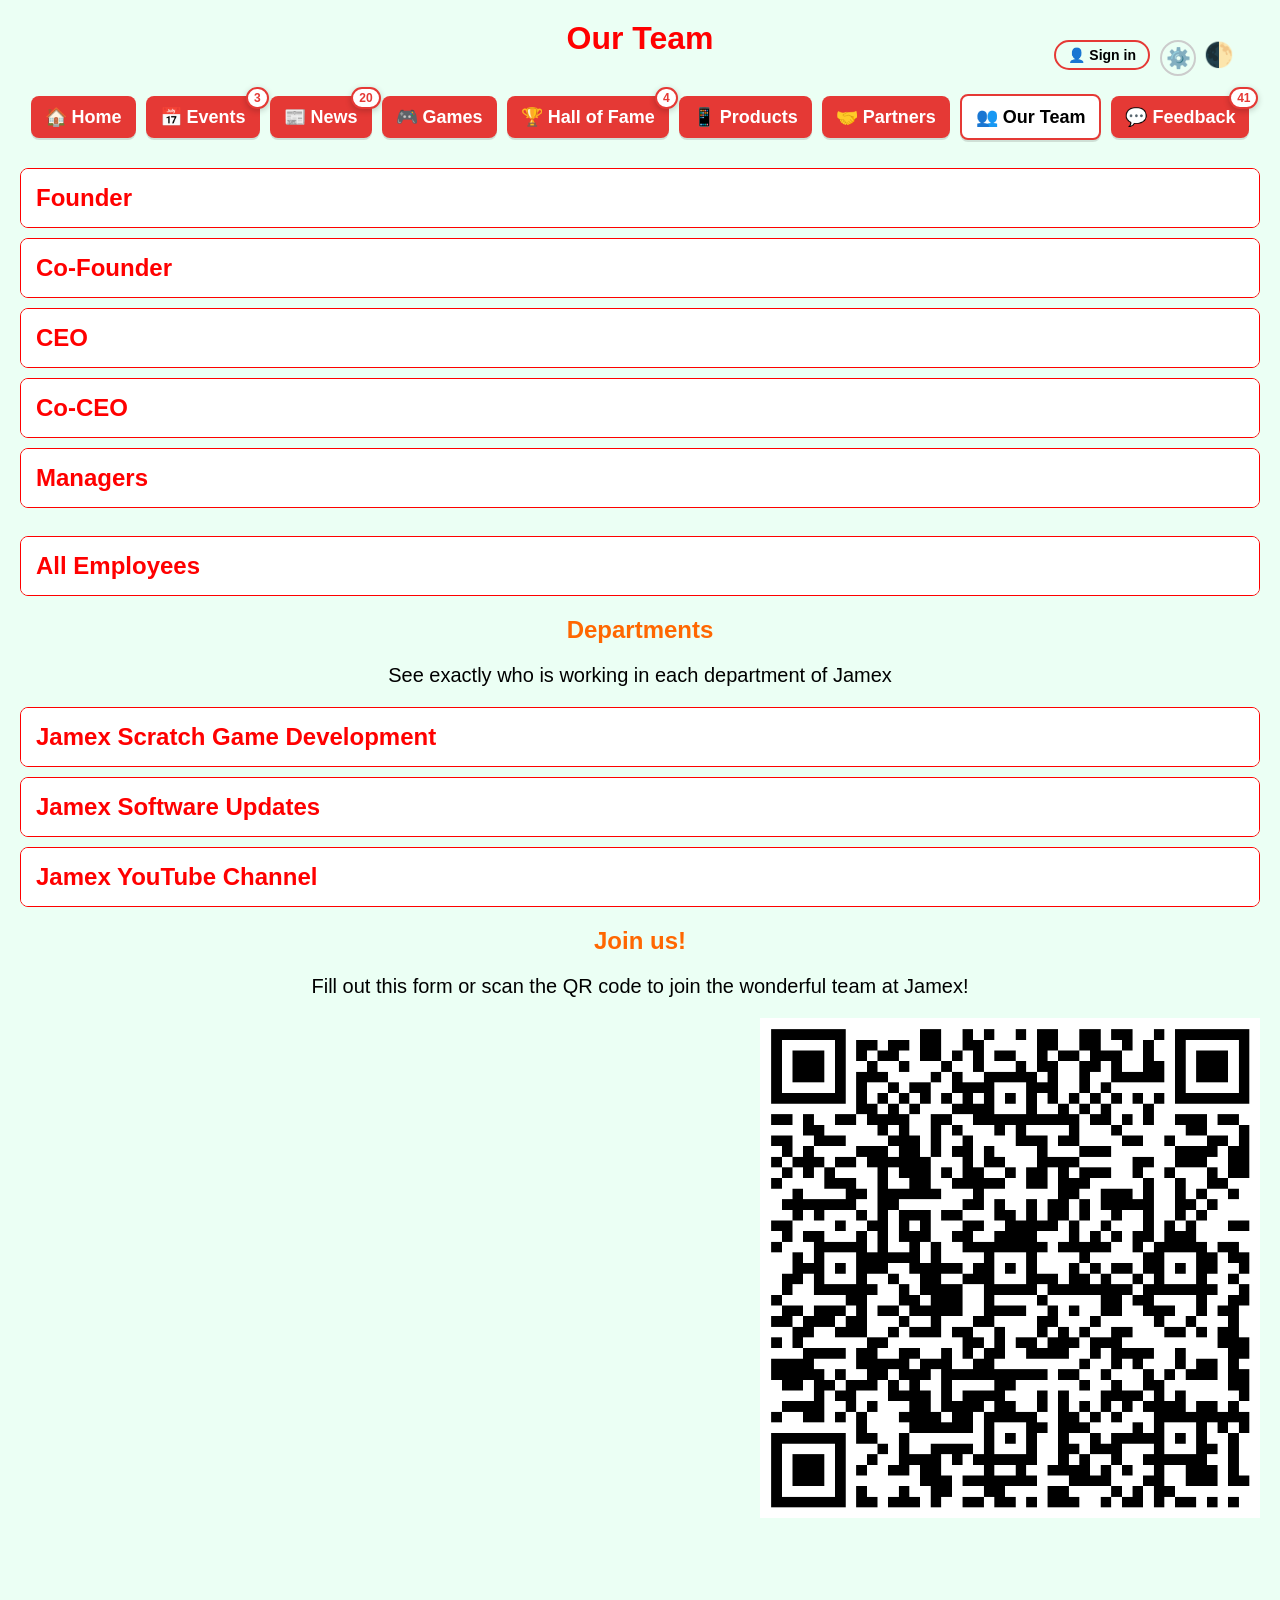
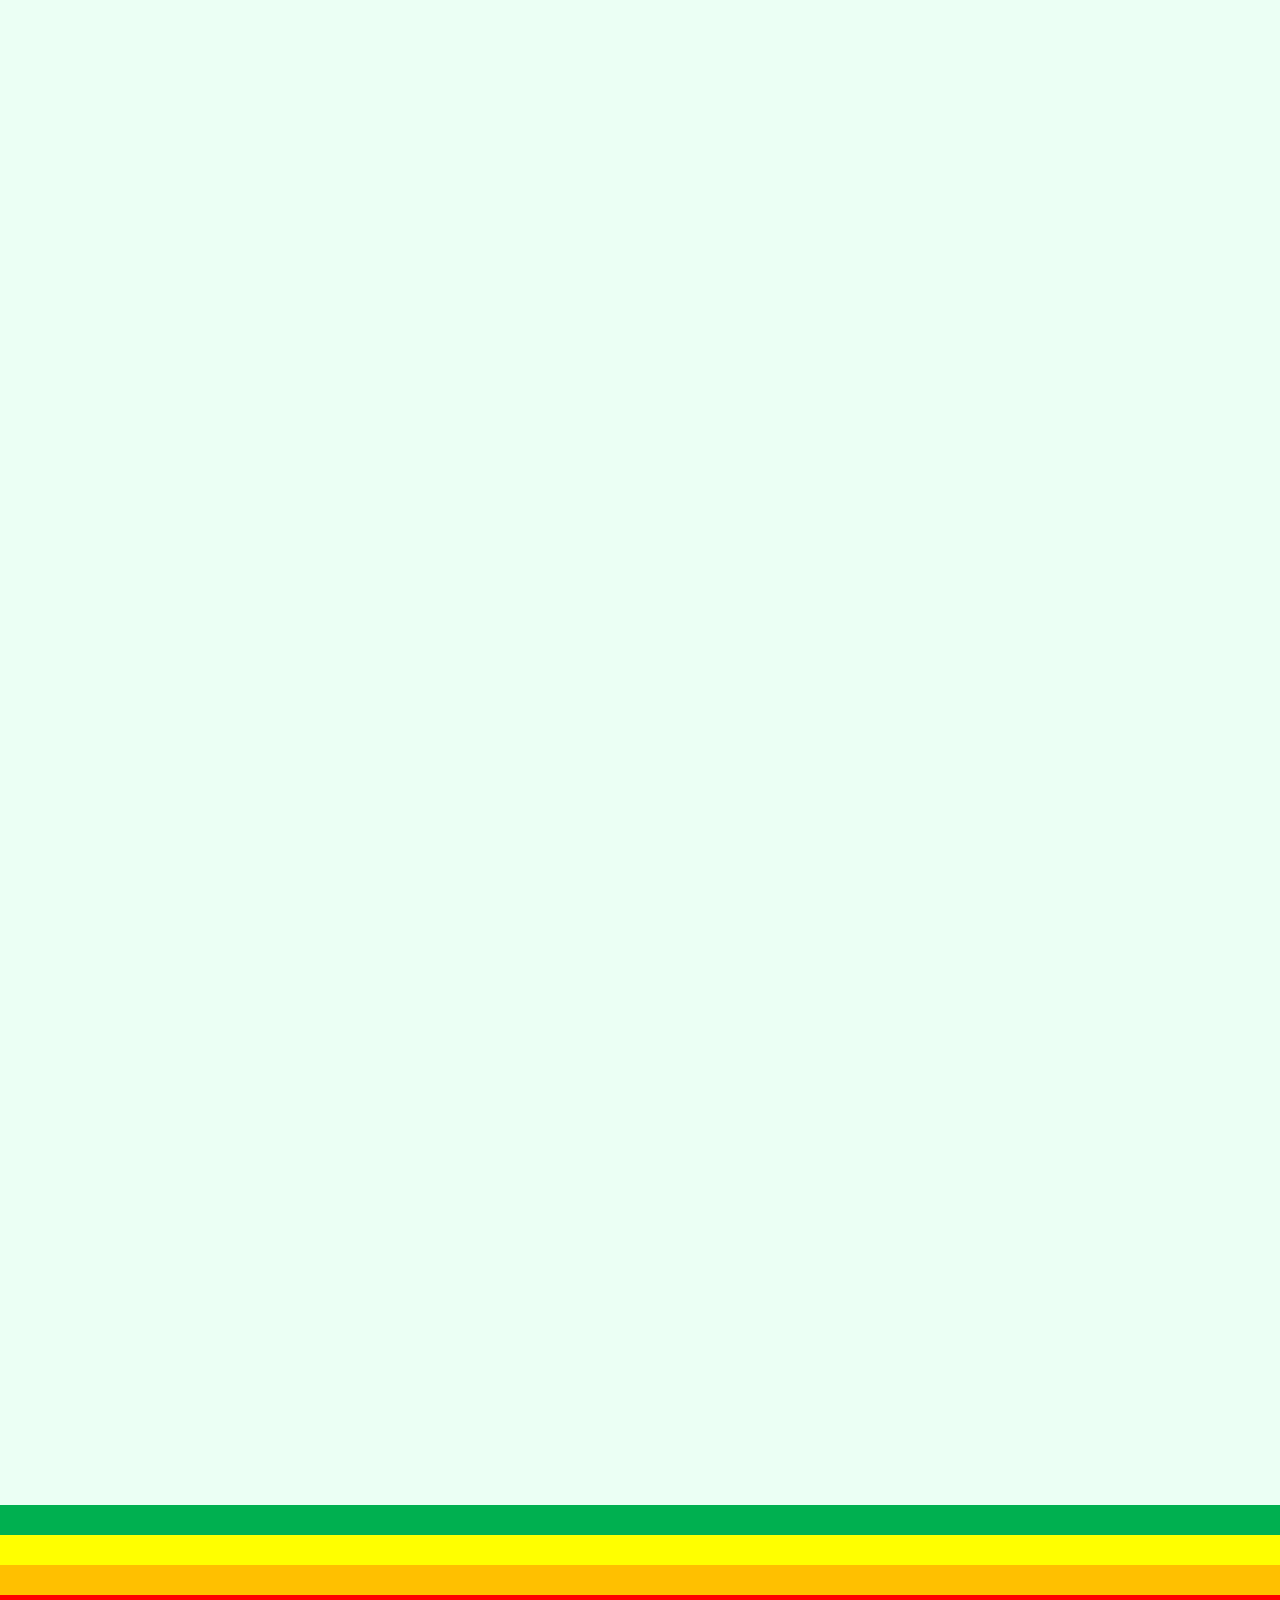
<file: our-team.html>
<html>
<head>
    <link rel="stylesheet" href="style.css">
    <link rel="icon" href="favicon.ico" sizes="any">
    <link rel="icon" type="image/png" sizes="32x32" href="assets/favicon-32x32.png">
    <link rel="icon" type="image/png" sizes="48x48" href="assets/favicon-48x48.png">
    <link rel="apple-touch-icon" sizes="180x180" href="assets/apple-touch-icon.png">
    <title> Our Team - Jamex </title>
</head>
<body>
        <header> <h1> Our Team </h1>
            <button id="theme-toggle" aria-label="Toggle dark mode">🌙</button>
</header>
    <nav class="navbar">
        <ul>
            <li><a href="index.html">🏠 Home</a></li>
            <li><a href="events.html">📅 Events</a></li>
            <li><a href="news.html">📰 News</a></li>
            <li><a href="games.html">🎮 Games</a></li>
            <li><a href="hall-of-fame.html">🏆 Hall of Fame</a></li>
            <li><a href="products.html">📱 Products</a></li>
            <li><a href="partners.html">🤝 Partners</a></li>
            <li><a href="our-team.html">👥 Our Team</a></li>
            <li><a href="feedback.html">💬 Feedback</a></li>
        </ul>
    </nav>
        <section>
            <details class="collapse">
                <summary> Founder </summary>
                <div class="content">
                    <p> Savindu Handapangoda </p>
                </div>
            </details>
            <details class="collapse">
                <summary> Co-Founder </summary>
                <div class="content">
                    <p> Tao He </p>
                </div>
            </details>
            <details class="collapse">
                <summary> CEO </summary>
                <div class="content">
                    <p> Savindu Handapangoda </p>
                </div>
            </details>
            <details class="collapse">
                <summary> Co-CEO </summary>
                <div class="content">
                    <p> Jayvier Ho </p>
                </div>
            </details>
            <details class="collapse">
                <summary> Managers </summary>
                <div class="content">
                    <p> Aditya Arora </p>
                    <p> Javen Chan </p>
                </div>
            </details>
            <br>
            <details class="collapse">
                <summary> All Employees </summary>
                <div class="content">
                    <p> Aditya Arora </p>
                    <p> Alexander Lee </p>
                    <p> Javen Chan </p>
                    <p> Jayvier Ho </p>
                    <p> Ethan Moroney </p>
                    <p> Lakshman Sundaralingam </p>
                    <p> Michelle Yang </p>
                    <p> Peter Trinh </p>
                    <p> Savindu Handapangoda </p>
                    <p> Tao He </p>
                </div>
            </details>
            <h2> Departments </h2>
            <div class="centered-text">
                <p> See exactly who is working in each department of Jamex </p>
            </div>
            <details class="collapse">
                <summary> Jamex Scratch Game Development </summary>
                    <div class="content">
                        <p> </p>
                    </div>
            </details>
            <details class="collapse">
                <summary> Jamex Software Updates </summary>
                    <div class="content">
                        <p> Savindu Handapangoda </p>
                    </div>
            </details>
            <details class="collapse">
                <summary> Jamex YouTube Channel </summary>
                    <div class="content">
                        <p> Savindu Handapangoda </p>
                    </div>
            </details>
            <h2> Join us! </h2>
            <div class="centered-text">
                <p> Fill out this form or scan the QR code to join the wonderful team at Jamex! </p>
            </div>
            <iframe src="https://docs.google.com/forms/d/e/1FAIpQLScdSkGlYNlvL6hSKn_96fkelM7xaxDMn2cJ8zy5TebORQS91w/viewform?embedded=true" width="640" height="2047" frameborder="0" marginheight="0" marginwidth="0">Loading…</iframe>
            <div class="image-container right">
                <img src="assets/join-jamex-qr.png" width="500" alt="QR Code to join Jamex">
            </div>
        </section>
  <footer> <small> © Copyright Jamex 2026 | <a href="https://github.com/JamexCEO/jamex"> See our source code</a> | <a href="https://jamexwebsite.featurebase.app"> Send feedback</a></small> </footer>
</body>
<script src="common.js"></script>
</html>
</file>
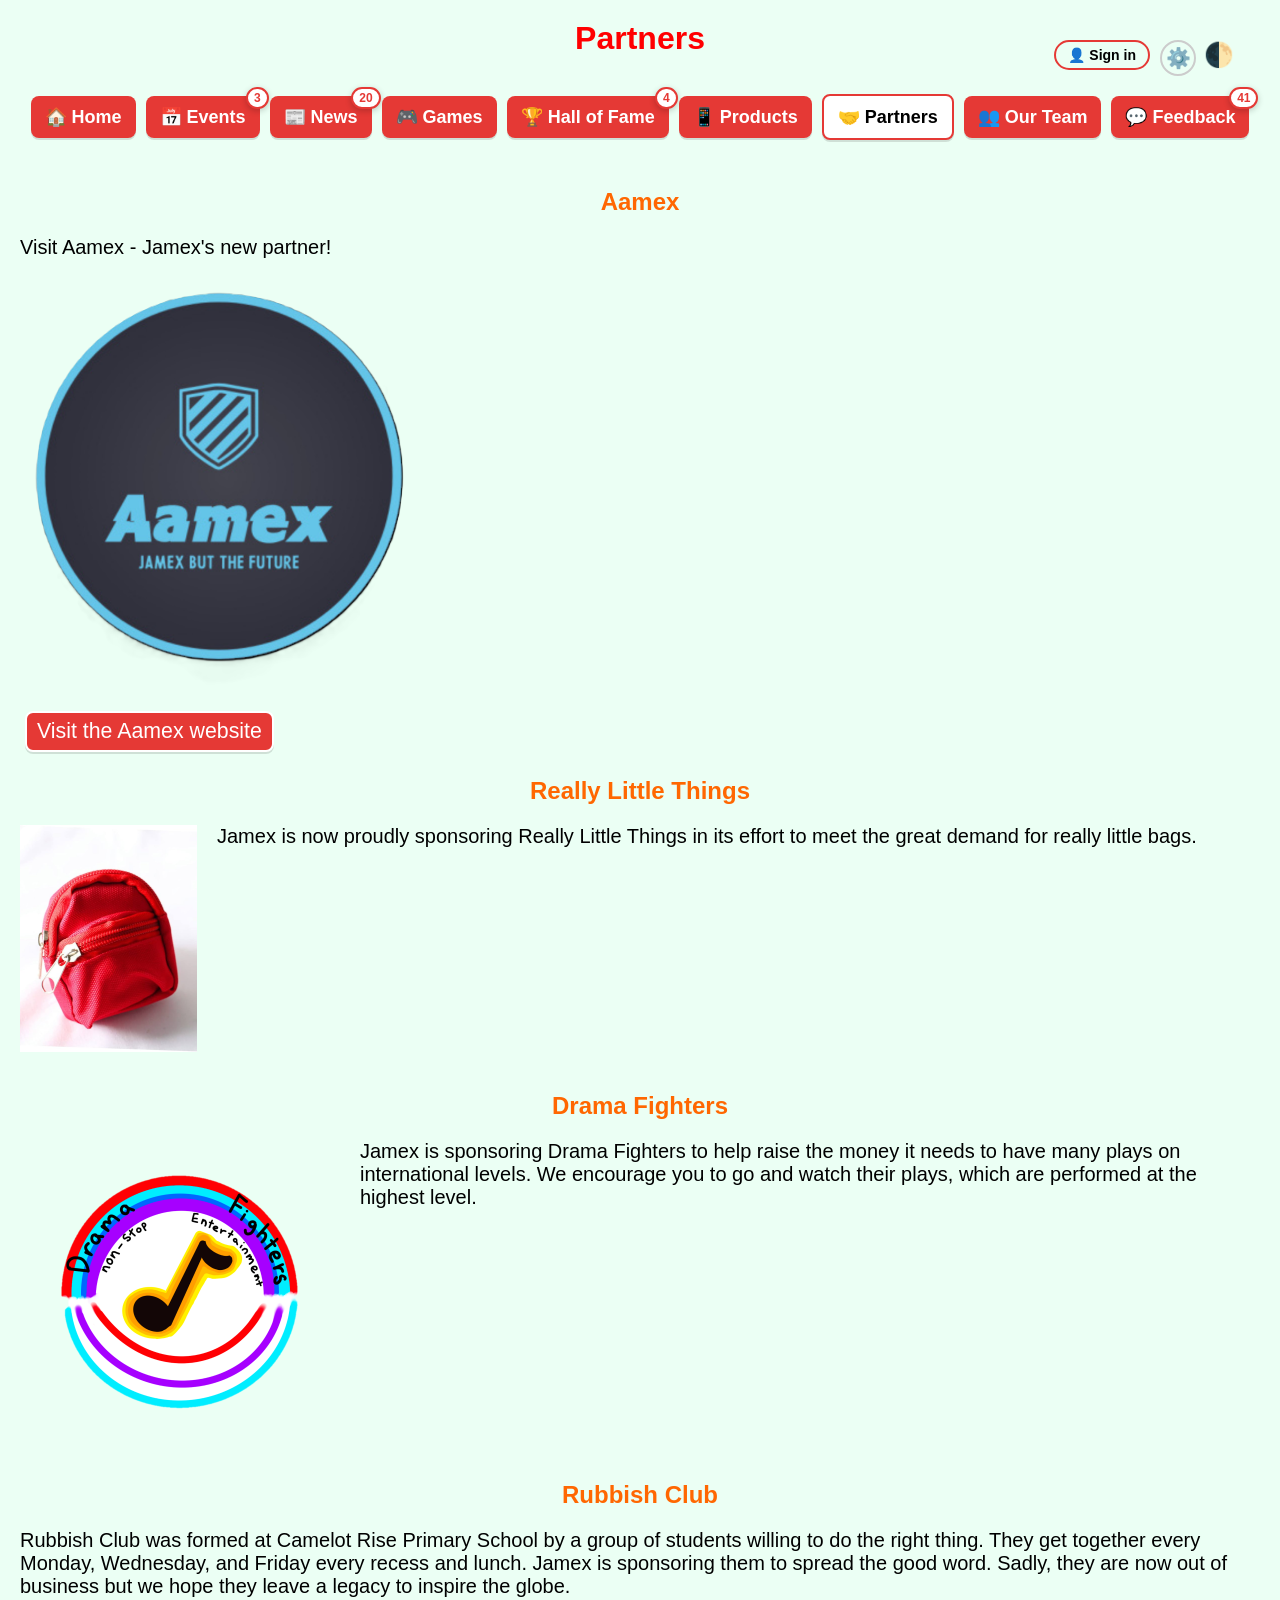
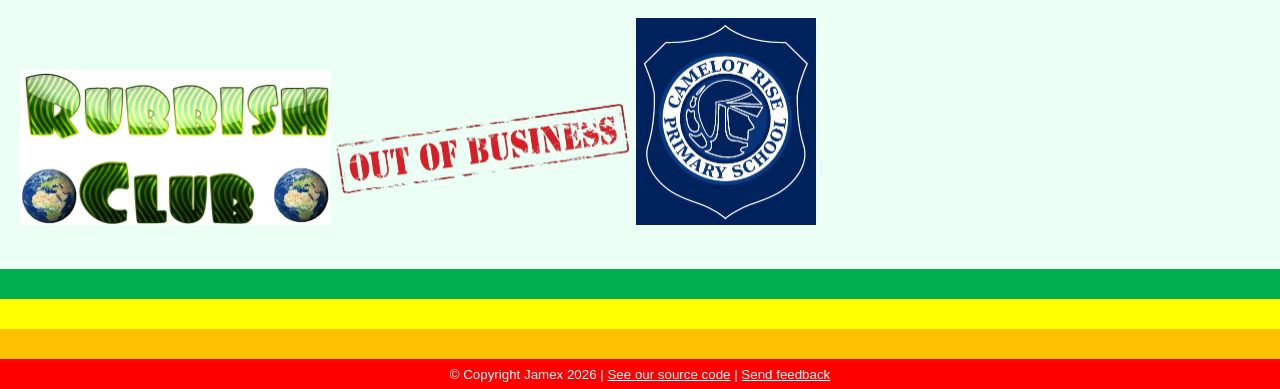
<file: partners.html>
<html>
<head>
    <link rel="stylesheet" href="style.css">
    <link rel="icon" href="favicon.ico" sizes="any">
    <link rel="icon" type="image/png" sizes="32x32" href="assets/favicon-32x32.png">
    <link rel="icon" type="image/png" sizes="48x48" href="assets/favicon-48x48.png">
    <link rel="apple-touch-icon" sizes="180x180" href="assets/apple-touch-icon.png">
    <title> Partners - Jamex </title>
</head>
<body>
        <header> <h1> Partners </h1>
            <button id="theme-toggle" aria-label="Toggle dark mode">🌙</button>
        </header>
    <nav class="navbar">
        <ul>
            <li><a href="index.html">🏠 Home</a></li>
            <li><a href="events.html">📅 Events</a></li>
            <li><a href="news.html">📰 News</a></li>
            <li><a href="games.html">🎮 Games</a></li>
            <li><a href="hall-of-fame.html">🏆 Hall of Fame</a></li>
            <li><a href="products.html">📱 Products</a></li>
            <li><a href="partners.html">🤝 Partners</a></li>
            <li><a href="our-team.html">👥 Our Team</a></li>
            <li><a href="feedback.html">💬 Feedback</a></li>
        </ul>
    </nav>
        <section> <h2> Aamex </h2>
            <p> Visit Aamex - Jamex's new partner! </p>
            <img src="assets/aamex-logo.png" width="404" height="427" alt="Image of the Aamex Logo">
            <br>
            <span class="button"> <a href="https://sites.google.com/view/aamexweb/home"> Visit the Aamex website </a> </span>
        </section>
        <section> <h2> Really Little Things </h2>
            <div class="image-container left">
                <img src="assets/small-bag.png" width="177" height="226.75" alt="Image of a small bag">
            </div>
            <p> Jamex is now proudly sponsoring Really Little Things in its effort to meet the great demand for really little bags. </p>
        </section>
        <section> <h2> Drama Fighters </h2>
            <div class="image-container left">
                <img src="assets/drama-fighters.png" width="320" height="301" alt="Image of the Drama Fighters Logo">
            </div>
            <p> Jamex is sponsoring Drama Fighters to help raise the money it needs to have many plays on international levels. We encourage you to go and watch their plays, which are performed at the highest level. </p>
        </section>
        <section> <h2> Rubbish Club </h2>
            <p> Rubbish Club was formed at Camelot Rise Primary School by a group of students willing to do the right thing. They get together every Monday, Wednesday, and Friday every recess and lunch. Jamex is sponsoring them to spread the good word. Sadly, they are now out of business but we hope they leave a legacy to inspire the globe. </p>
            <img src="assets/rubbish-club.png" width="310" height="155.5" alt="Image of the Rubbish Club logo">
            <img src="assets/out-of-business.png" width="297.25" height="149.25" alt="An out of business sign">
            <img src="assets/crps.png" width="179.5" height="207.5" alt="The Camelot Rise Primary School logo">
        </section>
  <footer> <small> © Copyright Jamex 2026 | <a href="https://github.com/JamexCEO/jamex"> See our source code</a> | <a href="https://jamexwebsite.featurebase.app"> Send feedback</a></small> </footer>
</body>
<script src="common.js"></script>
</html>
</file>
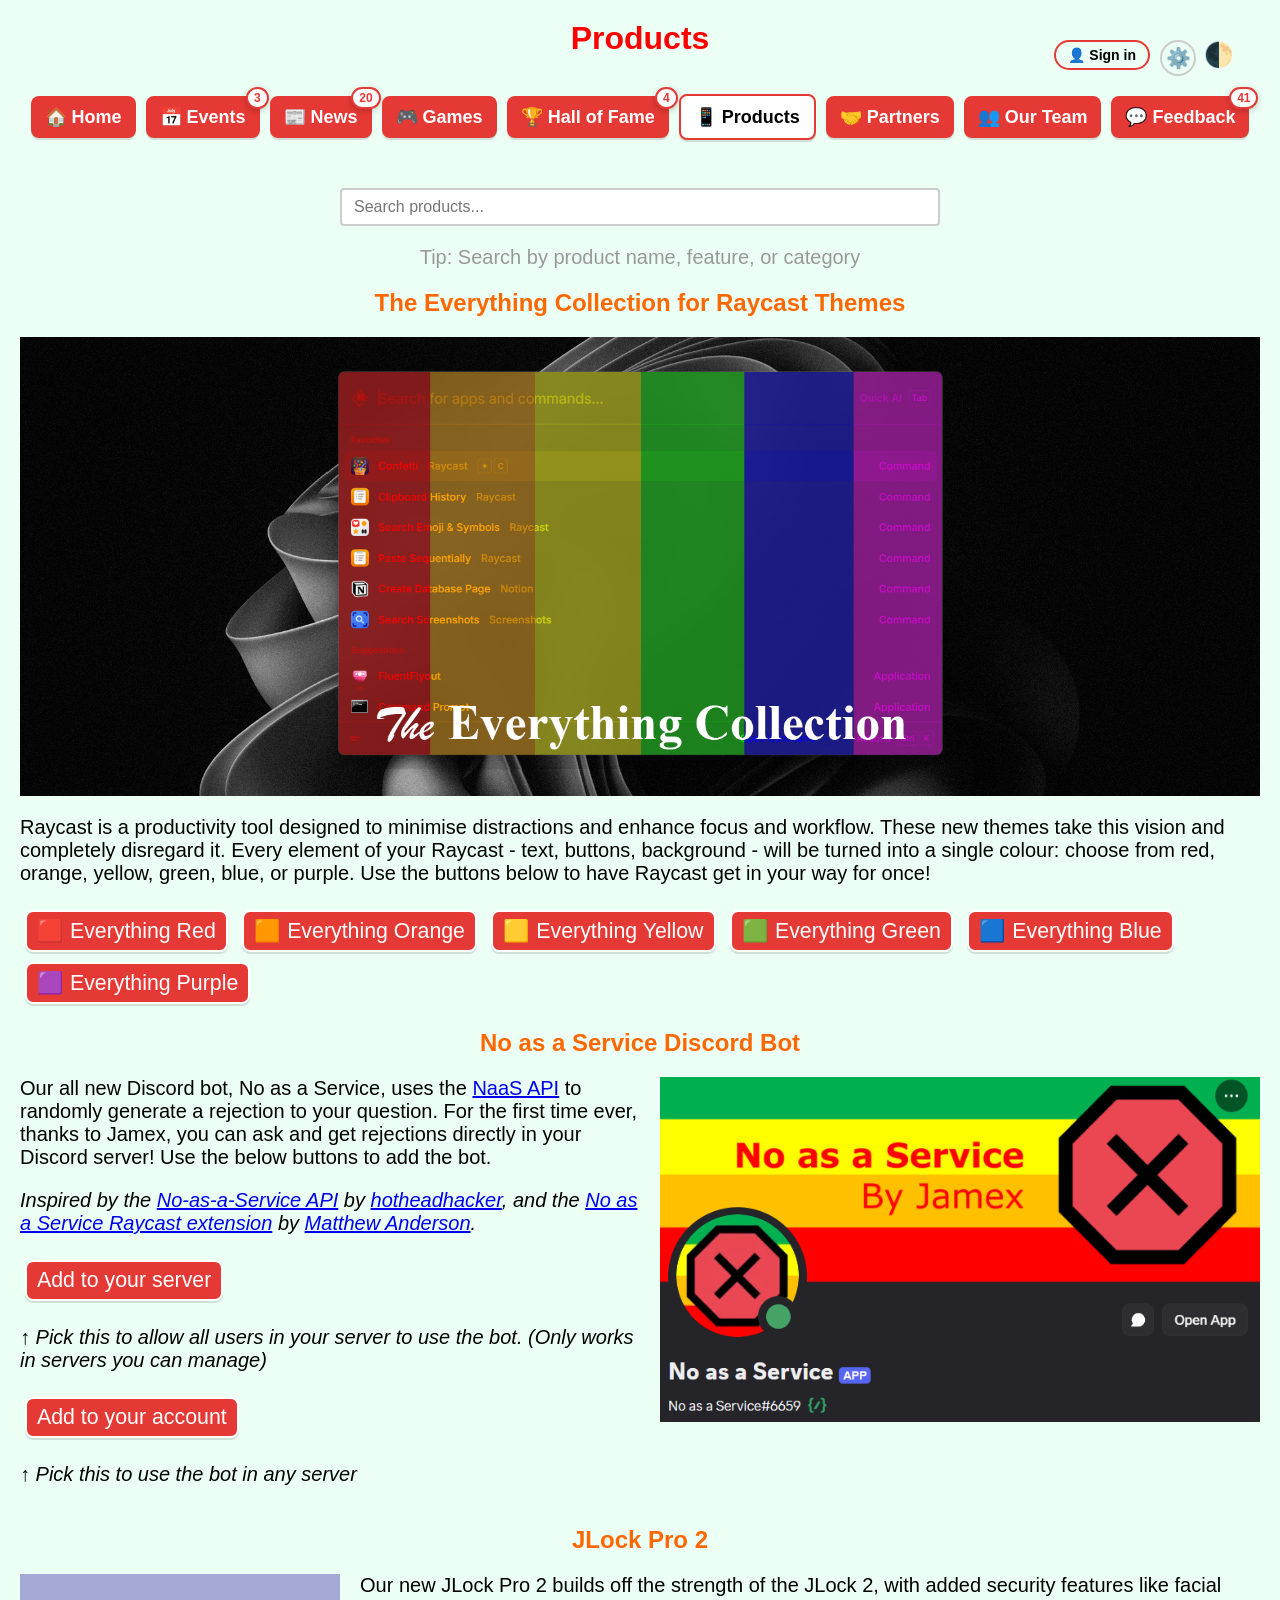
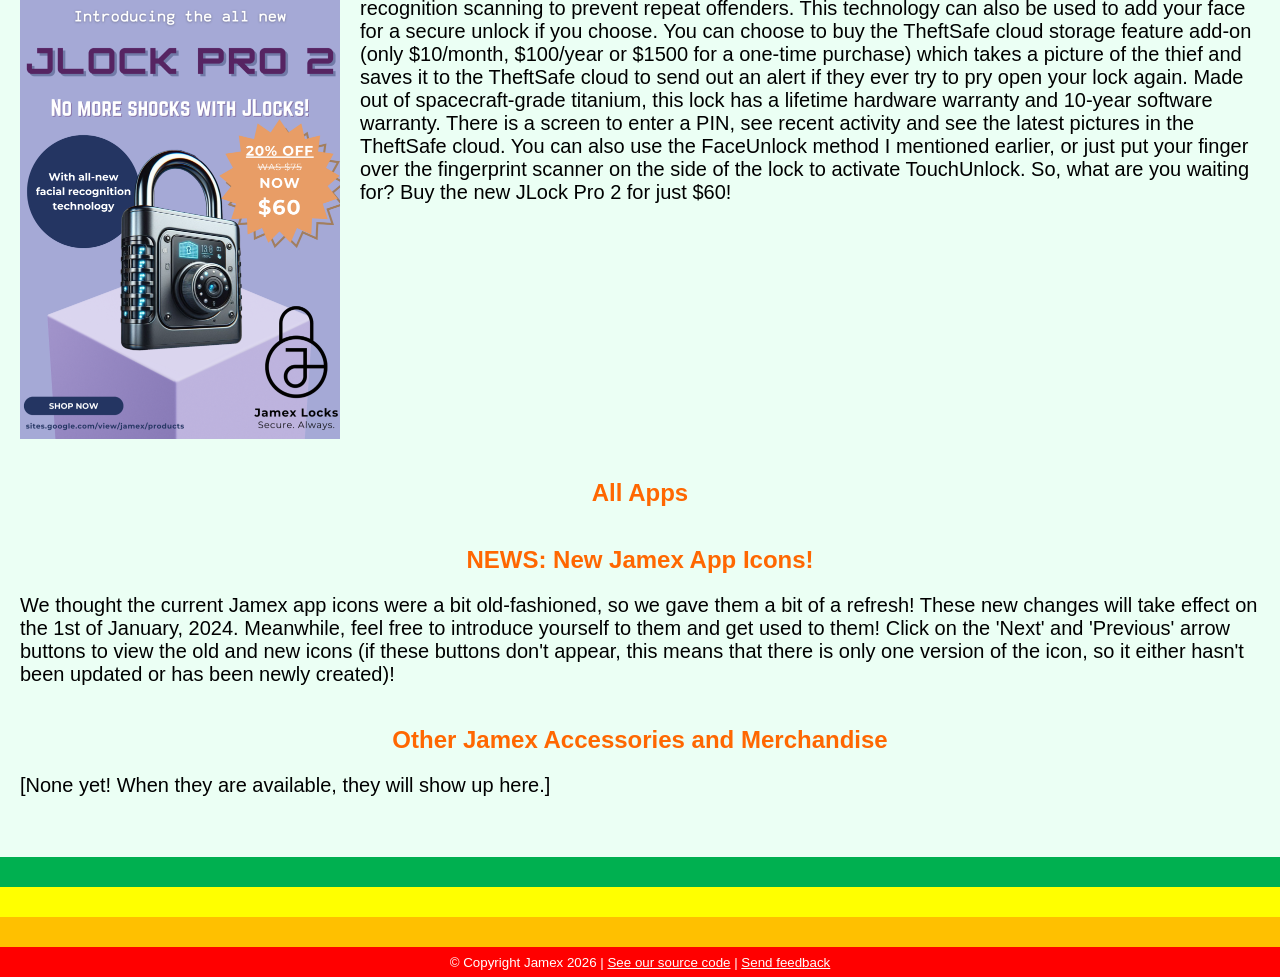
<file: products.html>
<html>
<head>
    <link rel="stylesheet" href="style.css">
    <link rel="icon" href="favicon.ico" sizes="any">
    <link rel="icon" type="image/png" sizes="32x32" href="assets/favicon-32x32.png">
    <link rel="icon" type="image/png" sizes="48x48" href="assets/favicon-48x48.png">
    <link rel="apple-touch-icon" sizes="180x180" href="assets/apple-touch-icon.png">
    <title> Products - Jamex </title>
</head>
<body class="products-page">
        <header> <h1> Products </h1>
            <button id="theme-toggle" aria-label="Toggle dark mode">🌙</button>
</header>
    <nav class="navbar">
        <ul>
            <li><a href="index.html">🏠 Home</a></li>
            <li><a href="events.html">📅 Events</a></li>
            <li><a href="news.html">📰 News</a></li>
            <li><a href="games.html">🎮 Games</a></li>
            <li><a href="hall-of-fame.html">🏆 Hall of Fame</a></li>
            <li><a href="products.html">📱 Products</a></li>
            <li><a href="partners.html">🤝 Partners</a></li>
            <li><a href="our-team.html">👥 Our Team</a></li>
            <li><a href="feedback.html">💬 Feedback</a></li>
        </ul>
    </nav>
        <section>
            <div class="search-container">
                <input id="products-search" type="text" placeholder="Search products...">
            </div>
            <div class="small-text">
                <p> Tip: Search by product name, feature, or category </p>
            </div>
            <article class="product-entry">
                <h2> The Everything Collection for Raycast Themes </h2>
                <div class="image-container">
                    <img src="assets/everythingcollection.png" width="2000" alt="Promotional image for the Everything Collection">
                </div>
                <p> Raycast is a productivity tool designed to minimise distractions and enhance focus and workflow. These new themes take this vision and completely disregard it. Every element of your Raycast - text, buttons, background - will be turned into a single colour: choose from red, orange, yellow, green, blue, or purple. Use the buttons below to have Raycast get in your way for once!</p>
                <span class="button"><a href="https://themes.ray.so/?version=1&name=Everything+Red&author=Savindu+Handapangoda&authorUsername=JamexCEO&colors=%23ff0000%2C%23ff0000%2C%23ff0000%2C%23ff0000%2C%23ff0000%2C%23ff0000%2C%23ff0000%2C%23ff0000%2C%23ff0000%2C%23ff0000%2C%23ff0000%2C%23ff0000&appearance=dark&addToRaycast="> 🟥 Everything Red </a></span>
                <span class="button"><a href="https://themes.ray.so/?version=1&name=Everything+Orange&author=Savindu+Handapangoda&authorUsername=JamexCEO&colors=%23ffa500%2C%23ffa500%2C%23ffa500%2C%23ffa500%2C%23ffa500%2C%23ffa500%2C%23ffa500%2C%23ffa500%2C%23ffa500%2C%23ffa500%2C%23ffa500%2C%23ffa500&appearance=dark&addToRaycast="> 🟧 Everything Orange </a></span>
                <span class="button"><a href="https://themes.ray.so/?version=1&name=Everything+Yellow&author=Savindu+Handapangoda&authorUsername=JamexCEO&colors=%23ffff00%2C%23ffff00%2C%23ffff00%2C%23ffff00%2C%23ffff00%2C%23ffff00%2C%23ffff00%2C%23ffff00%2C%23ffff00%2C%23ffff00%2C%23ffff00%2C%23ffff00&appearance=dark&addToRaycast="> 🟨 Everything Yellow </a></span>
                <span class="button"><a href="https://themes.ray.so/?version=1&name=Everything+Green&author=Savindu+Handapangoda&authorUsername=JamexCEO&colors=%2305ff05%2C%2305ff05%2C%2305ff05%2C%2305ff05%2C%2305ff05%2C%2305ff05%2C%2305ff05%2C%2305ff05%2C%2305ff05%2C%2305ff05%2C%2305ff05%2C%2305ff05&appearance=dark&addToRaycast="> 🟩 Everything Green </a></span>
                <span class="button"><a href="https://themes.ray.so/?version=1&name=Everything+Blue&author=Savindu+Handapangoda&authorUsername=JamexCEO&colors=%230000ff%2C%230000ff%2C%230000ff%2C%230000ff%2C%230000ff%2C%230000ff%2C%230000ff%2C%230000ff%2C%230000ff%2C%230000ff%2C%230000ff%2C%230000ff&appearance=dark&addToRaycast="> 🟦 Everything Blue </a></span>
                <span class="button"><a href="https://themes.ray.so/?version=1&name=Everything+Purple&author=Savindu+Handapangoda&authorUsername=JamexCEO&colors=%23ff00ff%2C%23ff00ff%2C%23ff00ff%2C%23ff00ff%2C%23ff00ff%2C%23ff00ff%2C%23ff00ff%2C%23ff00ff%2C%23ff00ff%2C%23ff00ff%2C%23ff00ff%2C%23ff00ff&appearance=dark&addToRaycast="> 🟪 Everything Purple </a></span>

            </article>
            <article class="product-entry">
                <h2> No as a Service Discord Bot </h2>
                <div class="image-container right">
                    <img src="assets/naas discord bot.png" width="600" alt="Image showcasing the NaaS Discord Bot">
                </div>
                <p> Our all new Discord bot, No as a Service, uses the <a href="https://github.com/hotheadhacker/no-as-a-service"> NaaS API</a> to randomly generate a rejection to your question. For the first time ever, thanks to Jamex, you can ask and get rejections directly in your Discord server! Use the below buttons to add the bot. </p>
                <p> <i> Inspired by the <a href="https://github.com/hotheadhacker/no-as-a-service">No-as-a-Service API</a> by <a href="https://github.com/hotheadhacker">hotheadhacker</a>, and the <a href="No as a Service Raycast extension">No as a Service Raycast extension</a> by <a href="https://www.raycast.com/nedini">Matthew Anderson</a>. </i></p>
                    <span class="button"> <a href="https://discord.com/oauth2/authorize?client_id=1495215406019903538&permissions=2048&integration_type=0&scope=bot+applications.commands"> Add to your server </a> </span> <p><i>↑ Pick this to allow all users in your server to use the bot. (Only works in servers you can manage)</i></p>
                    <span class="button"> <a href="https://discord.com/oauth2/authorize?client_id=1495215406019903538&scope=applications.commands&integration_type=1"> Add to your account </a> </span> <p><i>↑ Pick this to use the bot in any server</i></p>
            </article>
        </section>
        <section>
            <article class="product-entry">
                <h2> JLock Pro 2 </h2>
                <div class="image-container left">
                    <img src="assets/jlock_pro_2.png" width="320" height="464.75" alt="Promotional Image for JLock Pro 2">
                </div>
                <p> Our new JLock Pro 2 builds off the strength of the JLock 2, with added security features like facial recognition scanning to prevent repeat offenders. This technology can also be used to add your face for a secure unlock if you choose. You can choose to buy the TheftSafe cloud storage feature add-on (only $10/month, $100/year or $1500 for a one-time purchase) which takes a picture of the thief and saves it to the TheftSafe cloud to send out an alert if they ever try to pry open your lock again. Made out of spacecraft-grade titanium, this lock has a lifetime hardware warranty and 10-year software warranty. There is a screen to enter a PIN, see recent activity and see the latest pictures in the TheftSafe cloud. You can also use the FaceUnlock method I mentioned earlier, or just put your finger over the fingerprint scanner on the side of the lock to activate TouchUnlock. So, what are you waiting for? Buy the new JLock Pro 2 for just $60! </p>
            </article>
        </section>
        <section class="product-entry"> <h2> All Apps </h2>
        </section>
        <section class="product-entry"> <h2> NEWS: New Jamex App Icons! </h2>
            <p> We thought the current Jamex app icons were a bit old-fashioned, so we gave them a bit of a refresh! These new changes will take effect on the 1st of January, 2024. Meanwhile, feel free to introduce yourself to them and get used to them! Click on the 'Next' and 'Previous' arrow buttons to view the old and new icons (if these buttons don't appear, this means that there is only one version of the icon, so it either hasn't been updated or has been newly created)! </p>
        </section>
        <section class="product-entry"> <h2> Other Jamex Accessories and Merchandise </h2>
            <p> [None yet! When they are available, they will show up here.] </p>
        </section>
  <footer> <small> © Copyright Jamex 2026 | <a href="https://github.com/JamexCEO/jamex"> See our source code</a> | <a href="https://jamexwebsite.featurebase.app"> Send feedback</a></small> </footer>
</body>
<script src="common.js"></script>
<script>
    initSearch('products-search', '.product-entry');
</script>
</html>
</file>
<file: style.css>
/* Use border-box to make sizing and padding predictable */
*, *::before, *::after {
	box-sizing: border-box;
}

/* colour variables allow us to switch theme easily */
:root {
    --bg-color: #ebfff4;
    --text-color: black;
}

body[data-light-bg="white"] {
    --bg-color: #ffffff;
}

body[data-light-bg="mint"] {
    --bg-color: #ebfff4;
}

body {
    background-color: var(--bg-color);
    color: var(--text-color);
    margin: 0;
    padding: 20px; /* keep content away from the left edge */
    font-family: Arial, sans-serif;
}

/* dark theme — apply by adding .dark on the <body> */
body.dark {
    --bg-color: #363636;
    --text-color: white;
}

body.dark[data-dark-bg="stone"] {
    --bg-color: #363636;
}

body.dark[data-dark-bg="black"] {
    --bg-color: #000000;
}

/* theme toggle button */
#theme-toggle {
    position: absolute;
    top: 20px;
    right: 20px;
    font-size: 24px;
    border: none;
    background: transparent;
    cursor: pointer;
}

h1 {
	color: #ff0000;
	text-align: center;
	font-family: Verdana, sans-serif;
}

header {
	position: sticky;
	top: 0;
	background-color: var(--bg-color);
	z-index: 100;
}

h2 {
	color: #ff6701;
	text-align: center;
	font-family: Verdana, sans-serif;
}

h2 a {
	color: inherit;
	text-decoration: none;
}

h3 {
	color: #ffc000;
	text-align: center;
	font-family: Verdana, sans-serif;
}

h4 {
	color: #008000;
	text-align: center;
	font-family: Verdana, sans-serif;
}

p {
	font-size: 20px;
}

ol, ul {
	font-size: 18px;
}

.centered-text {
	text-align: center;
}

.button {
	display: inline-flex;
 	align-items: center;
 	gap: 8px;
 	margin: 5px;
 	padding: 6px 10px;
 	background-color: #e53935;
 	border: 2px solid #ffffff;
 	border-radius: 8px;
	transform: scale(1);
	transition: transform 0.15s ease, background-color 0.15s ease;
	box-shadow: 0 2px 0 rgba(0,0,0,0.12);

}
/* Ensure images inside the button sit nicely */
.button img {
 	height: 20px;
 	width: auto;
 	display: block;
}
.button a {
 	color: white;
 	font-size: 16pt;
 	font-family: Verdana, sans-serif;
 	text-decoration: none;
}
/* Preferred: change parent background based on whether the button contains an external link */
.button:has(a[href^="http"]):hover {
	background-color: #ffc000; /* green for external */
	transform: scale(1.05);
}
.button:has(a:not([href^="http"])):hover {
	background-color: orange; /* internal/subpage */
	transform: scale(1.05);
}
/* JS-driven fallback classes for older browsers to avoid text-only highlighting */
.button.hover-external {
	background-color: #ffc000;
	transform: scale(1.05);
}
.button.hover-internal {
	background-color: orange;
	transform: scale(1.05);
}

/* dark mode button styling */
body.dark .button {
	border-color: #000000;
}

.social-row {
	display: flex;
	justify-content: center;
	gap: 20px;
	flex-wrap: wrap;
}

.button.social {
	padding: 14px 18px;
	border-radius: 10px;
	display: inline-flex;
	align-items: center;
	gap: 10px;
	font-size: 30pt;
	cursor: pointer;
	background-color: white;
	border-color: #e53935;
	border-width: 4px;
}

.button.social img {
	height: 64px;
	width: auto;
}

.button.social a {
	display: flex;
	justify-content: center;
	align-items: center;
	width: 100%;
	height: 100%;
}

.button.social:has(a[href^="http"]):hover {
	background-color: #F9D0CF;
	transform: scale(1.05);
}

.logo-container {
	text-align: center;
	padding-top: 20px;	
	width: 100%;
}
.main-logo {
	max-width: 725px;
	width: 100%;
	height: auto;
	display: block;
	margin: 0 auto;
}

.image-container {
	text-align: center;
	margin: 20px auto;
	width: 100%;
	max-width: 100%;
}

.image-container img {
	max-width: 100%;
	height: auto;
	display: inline-block;
}

/* allow an image to sit inline with text */
.image-container.left {
	float: left;
	width: auto;
	margin: 0 20px 20px 0; /* space between image and paragraph */
	text-align: left;
}

.image-container.right {
	float: right;
	width: auto;
	margin: 0 0 20px 20px; /* space between image and paragraph */
	text-align: right;
}

/* clear any floated children so sections expand to contain them */
section {
	overflow: auto;
}

/* table styling - text colour follows theme variable */
table, th, td {
    color: var(--text-color);
}

/* optional borders to make tables readable in both themes */
table {
    border-collapse: collapse;
    width: 100%;
    table-layout: fixed;
}
th, td {
    padding: 4px;
}

body.dark th, body.dark td {
    border-color: #666;
}
.video-container {
	text-align: center;
	margin: 20px 0;
}
/* Navigation bar styles */
.navbar {
	background: transparent;
	padding: 8px 0;
}
.navbar ul {
	display: flex;
	gap: 10px;
	justify-content: center;
	align-items: center;
	padding: 0;
	margin: 8px 0 20px 0;
	flex-wrap: wrap;
}
.navbar li {
	list-style: none;
}
.navbar a {
	display: inline-block;
	position: relative;
	background: #e53935;
	color: #fff;
	padding: 10px 14px;
	border-radius: 8px;
	text-decoration: none;
	font-weight: 600;
	box-shadow: 0 2px 0 rgba(0,0,0,0.12);
}
.navbar a:hover {
	background: orange;
    cursor: pointer;
	transform: scale(1.05);
	transition: 0.15s;
}

/* highlight current page */
.navbar a.active {
    background: white;
    color: black;
 	border: 2px solid #e53935;
}
.navbar a.active:hover {
    background: white;
    color: black;
 	border: 2px solid #e53935;
    transform: scale(1.05);
    transition: 0.15s;
}

.jx-nav-notification {
	position: absolute;
	top: -9px;
	right: -9px;
	display: inline-flex;
	align-items: center;
	justify-content: center;
	min-width: 22px;
	height: 22px;
	padding: 0 6px;
	border-radius: 999px;
	background: #fff;
	color: #e53935;
	border: 2px solid #e53935;
	font-size: 12px;
	font-weight: 800;
	line-height: 1;
	box-shadow: 0 2px 6px rgba(0,0,0,0.2);
	pointer-events: none;
}

.navbar a.active .jx-nav-notification {
	background: #e53935;
	color: #fff;
	border-color: #fff;
}

.jx-notification-actions {
	display: flex;
	align-items: center;
	gap: 10px;
	flex-wrap: wrap;
	justify-content: center;
	margin: 8px 0 18px;
}

.jx-notification-action {
	background: #e53935;
	color: #fff;
	border: 2px solid #fff;
	border-radius: 8px;
	padding: 8px 12px;
	font-family: Verdana, sans-serif;
	font-size: 14px;
	font-weight: 700;
	box-shadow: 0 2px 0 rgba(0,0,0,0.12);
	cursor: pointer;
	transition: transform 0.15s ease, background-color 0.15s ease;
}

.jx-notification-action:hover {
	background: orange;
	transform: scale(1.05);
}

.jx-notification-filter {
	padding: 8px 10px;
	font-size: 16px;
	border: 2px solid #ccc;
	border-radius: 4px;
	background-color: white;
	color: black;
	cursor: pointer;
	transition: border-color 0.15s ease;
	flex-shrink: 0;
}

.jx-notification-filter:focus {
	outline: none;
	border-color: red;
}

.jx-read-filter-empty {
	text-align: center;
	padding: 20px;
	color: #999;
	font-size: 16px;
}

body.dark .jx-notification-action {
	border-color: #000;
}

body.dark .jx-notification-filter {
	background-color: white;
	color: black;
	border-color: #ccc;
}

body.dark .jx-notification-filter:focus {
	border-color: red;
}

.jx-new-article-marker {
	display: inline-block;
	margin-left: 8px;
	font-size: 0.85em;
	vertical-align: 0.08em;
}

.jx-article-read h2:hover,
.jx-article-unread h2:hover {
	cursor: pointer;
}

@media (max-width: 520px) {
	.navbar a {
		padding: 8px 10px;
		font-size: 14px;
	}

	.jx-nav-notification {
		top: -8px;
		right: -8px;
		min-width: 20px;
		height: 20px;
		font-size: 11px;
	}
}

/* search bar styling – generic framework for any page */
.search-container {
    display: flex;
    align-items: center;
    gap: 8px;
    margin: 20px auto;
    width: 100%;
    max-width: 600px;
}
.search-container input {
    flex: 1;
    min-width: 0;
    padding: 8px 12px;
    font-size: 16px;
    border: 2px solid #ccc;
    border-radius: 4px;
    transition: border-color 0.15s ease;
}

.search-container input:focus {
    outline: none;
    border-color: red;
}

.search-container select {
    padding: 8px 10px;
    font-size: 16px;
    border: 2px solid #ccc;
    border-radius: 4px;
    background-color: white;
    color: black;
    cursor: pointer;
    transition: border-color 0.15s ease;
    flex-shrink: 0;
}

.search-container select:focus {
    outline: none;
    border-color: red;
}

body.dark .search-container input {
    background-color: white;
    color: black;
    border-color: #ccc;
}

body.dark .search-container input:focus {
    border-color: red;
}

body.dark .search-container select {
    background-color: white;
    color: black;
    border-color: #ccc;
}

body.dark .search-container select:focus {
    border-color: red;
}

/* highlighting for search results */
mark {
    background-color: #ffff00;
    padding: 2px;
    border-radius: 2px;
}

body.dark mark {
    background-color: #ffaa00;
    color: #000;
}

/* no results message */
.no-results {
    text-align: center;
    padding: 20px;
    color: #999;
    font-size: 16px;
}

.small-text {
	text-align: center;
	color: #999;
	font-size: 8px;
}
body.dark .no-results {
    color: #aaa;
}

/* tags are for search only; hide visually but keep in DOM */
.tags {
    display: none;
}

.youtube-box {
  background-color: #f9f9f9; /* Light grey background to make the red pop */
  padding: 15px;
  border-radius: 10px;
  display: inline-block; /* Keeps the box tight around the button */
  margin: 20px 0;
  border: 1px solid #ddd;
}

/* If you are in Dark Mode, use this instead: */
.dark-mode .youtube-box {
  background-color: #222;
  border: 1px solid #444;
} 

/* Style the box */
.collapse {
  background-color: #EBFFF4;
  color: #ff0000;
  border-radius: 8px;
  margin-bottom: 10px;
  overflow: hidden;
  font-size: 24px;
  border: 1px solid red;
}

/* Style the clickable heading */
.collapse summary {
  padding: 15px;
  cursor: pointer;
  font-weight: bold;
  list-style: none; /* Removes the default arrow in some browsers */
  background-color: white;
}

/* Change color on hover */
.collapse summary:hover {
  background-color: #D5FFE8;
}

/* Style the hidden content */
.collapse .content {
  padding: 15px;
  border-top: 1px solid #ff0000;
  line-height: 1.6;
  color: black;
  font-size: 20px;
}

/* Dark Mode Version */
.dark .collapse {
  background-color: #363636; /* Deep charcoal */
  color: red;          /* Brighter red for better contrast on dark */
  border: 1px solid red;
}

.dark .collapse summary {
  background-color: black;
}

.dark .collapse summary:hover {
  background-color: #262626; /* Slightly lighter on hover */
}

.dark .collapse .content {
  border-top: 1px solid red;
  color: #e0e0e0;           /* Off-white for easy reading */
  background-color: #363636;
}

footer {
	margin: 40px -20px -20px;
}

.footer-stripe {
	width: 100%;
	min-height: 30px;
	padding: 0 20px;
	text-align: center;
	font-family: Verdana, sans-serif;
	display: flex;
	align-items: center;
	justify-content: center;
}

.footer-stripe p,
.footer-stripe small,
.footer-stripe span {
	margin: 0;
	display: block;
}

.footer-stripe a {
	color: inherit;
}

.footer-stripe-red {
	background-color: #f00;
	color: white;
}

.footer-stripe-orange {
	background-color: #ffc000;
	color: black;
}

.footer-stripe-yellow {
	background-color: #ff0;
	color: black;
}

.footer-stripe-green {
	background-color: #00b050;
	color: white;
}

/* ── News page: date and tag styles ── */

/* Row that holds date + tags on one line, centered */
.news-meta {
    display: flex;
    align-items: center;
    justify-content: center;
    flex-wrap: wrap;
    gap: 8px;
    margin: -6px 0 14px 0;
}

/* Publication date — muted, small */
.date {
    font-size: 14px;
    color: #888;
    text-align: center;
}

body.dark .date {
    color: #aaa;
}

/* Tag bubble row */
.visible-tags {
    display: flex;
    flex-wrap: wrap;
    gap: 6px;
}

.visible-tags .tag,
.tag {
    display: inline-block;
    background-color: #e53935;
    color: #fff;
    font-size: 13px;
    font-weight: 600;
    padding: 3px 10px;
    border-radius: 999px;
    font-family: Arial, sans-serif;
    letter-spacing: 0.02em;
}


/* ── Article anchor / copy-link button ── */
.article-link-btn {
    display: block;
    margin: -8px auto 14px auto;
    padding: 4px 12px;
    font-size: 13px;
    font-family: Arial, sans-serif;
    color: #888;
    background: transparent;
    border: 1px solid #ccc;
    border-radius: 999px;
    cursor: pointer;
    transition: color 0.15s, border-color 0.15s, background 0.15s;
    text-align: center;
}

.article-link-btn:hover {
    color: #e53935;
    border-color: #e53935;
    background: rgba(229, 57, 53, 0.06);
}

.article-link-btn--copied {
    color: #2e7d32 !important;
    border-color: #2e7d32 !important;
    background: rgba(46, 125, 50, 0.08) !important;
}

body.dark .article-link-btn {
    color: #aaa;
    border-color: #555;
}

body.dark .article-link-btn:hover {
    color: #ff6b6b;
    border-color: #ff6b6b;
    background: rgba(255, 107, 107, 0.08);
}

body.dark .article-link-btn--copied {
    color: #66bb6a !important;
    border-color: #66bb6a !important;
    background: rgba(102, 187, 106, 0.1) !important;
}
/* =========================================================================
   Jamex Account button (injected into header by common.js)
   Sits to the left of the theme toggle.
   ========================================================================= */

#account-btn {
    position: absolute;
    top: 20px;
    right: 110px; /* leave room for settings and theme toggle buttons */
    font-size: 14px;
    font-family: Arial, sans-serif;
    font-weight: 600;
    padding: 5px 12px;
    border: 2px solid #e53935;
    border-radius: 999px;
    background: transparent;
    color: var(--text-color);
    cursor: pointer;
    white-space: nowrap;
    transition: background 0.15s, color 0.15s, border-color 0.15s;
    max-width: 160px;
    overflow: hidden;
    text-overflow: ellipsis;
}

#account-btn:hover {
    background: #e53935;
    color: #fff;
}

#account-btn.account-btn--signed-in {
    border-color: #2e7d32;
    color: #2e7d32;
}

#account-btn.account-btn--signed-in:hover {
    background: #2e7d32;
    color: #fff;
}

body.dark #account-btn {
    color: var(--text-color);
}

body.dark #account-btn.account-btn--signed-in {
    color: #66bb6a;
    border-color: #66bb6a;
}

body.dark #account-btn.account-btn--signed-in:hover {
    background: #66bb6a;
    color: #000;
}

#settings-btn {
    position: absolute;
    top: 20px;
    right: 64px;
    width: 36px;
    height: 36px;
    padding: 0;
    border: 2px solid #ccc;
    border-radius: 999px;
    background: transparent;
    color: var(--text-color);
    font-size: 20px;
    line-height: 1;
    cursor: pointer;
    transition: border-color 0.15s, background 0.15s, transform 0.15s;
}

#settings-btn:hover {
    border-color: #999;
    background: rgba(128, 128, 128, 0.14);
    transform: rotate(20deg);
}

body.dark #settings-btn:hover {
    background: rgba(255, 255, 255, 0.12);
}

/* =========================================================================
   Jamex Account modal
   ========================================================================= */

.jx-modal-overlay {
    position: fixed;
    inset: 0;
    background: rgba(0, 0, 0, 0.5);
    z-index: 1000;
    display: flex;
    align-items: center;
    justify-content: center;
    animation: jx-fade-in 0.15s ease;
    will-change: opacity;
    backface-visibility: hidden;
}

.jx-modal-overlay.jx-modal-closing {
    animation: jx-fade-out 0.2s ease forwards;
    pointer-events: none;
}

@keyframes jx-fade-in {
    from { opacity: 0; }
    to   { opacity: 1; }
}
@keyframes jx-fade-out {
    from { opacity: 1; }
    to   { opacity: 0; }
}

.jx-modal-box {
    background: var(--bg-color);
    color: var(--text-color);
    border: 2px solid #e53935;
    border-radius: 12px;
    padding: 28px 32px;
    width: 100%;
    max-width: 380px;
    box-shadow: 0 8px 32px rgba(0, 0, 0, 0.25);
    animation: jx-slide-in 0.15s ease;
    will-change: transform, opacity;
    transform: translateZ(0);
    backface-visibility: hidden;
}

.jx-modal-box--settings {
    max-width: 520px;
    max-height: min(86vh, 760px);
    overflow-y: auto;
}

.jx-settings-overlay {
    background: var(--bg-color);
    align-items: stretch;
    justify-content: stretch;
    padding: 0;
}

.jx-settings-page {
    width: 100%;
    min-height: 100vh;
    padding: 28px 32px 36px;
    background: var(--bg-color);
    color: var(--text-color);
    overflow-y: auto;
}

.jx-settings-topbar {
    display: flex;
    align-items: flex-start;
    justify-content: space-between;
    gap: 18px;
    margin-bottom: 28px;
}

.jx-settings-topbar-main {
    display: grid;
    gap: 12px;
    min-width: 0;
    flex: 1 1 auto;
}

.jx-settings-back {
    flex: 0 0 auto;
    justify-self: start;
}

.jx-settings-dirty-actions {
    display: grid;
    gap: 8px;
    justify-items: start;
}

.jx-settings-theme-toggle {
    flex: 0 0 auto;
    padding: 0;
    border: none;
    background: transparent;
    color: var(--text-color);
    font-size: 24px;
    line-height: 1;
    cursor: pointer;
    transition: transform 0.15s ease;
}

.jx-settings-theme-toggle:hover {
    transform: scale(1.08);
}

.jx-settings-hero {
    flex: 1 1 auto;
}

.jx-settings-hero .jx-modal-title,
.jx-settings-hero .jx-modal-sub {
    text-align: left;
}

.jx-settings-hero .jx-modal-title {
    margin-bottom: 8px;
}

.jx-settings-layout {
    display: grid;
    grid-template-columns: 220px minmax(0, 1fr);
    gap: 22px;
    align-items: start;
}

.jx-settings-sidebar {
    position: sticky;
    top: 20px;
    display: grid;
    gap: 10px;
    padding: 16px;
    border: 1px solid rgba(128, 128, 128, 0.24);
    border-radius: 14px;
    background: rgba(255, 255, 255, 0.18);
}

body.dark .jx-settings-sidebar {
    background: rgba(255, 255, 255, 0.04);
}

.jx-settings-tab {
    width: 100%;
    padding: 12px 14px;
    border: 2px solid rgba(128, 128, 128, 0.28);
    border-radius: 10px;
    background: transparent;
    color: var(--text-color);
    font-size: 15px;
    font-weight: 600;
    text-align: left;
    cursor: pointer;
    transition: border-color 0.15s, background 0.15s, transform 0.15s;
}

.jx-settings-tab:hover {
    border-color: #ff6701;
    background: rgba(255, 103, 1, 0.08);
    transform: translateX(3px);
}

.jx-settings-tab--active {
    border-color: #e53935;
    background: rgba(229, 57, 53, 0.1);
}

.jx-settings-content {
    min-width: 0;
}

.jx-settings-panel[hidden] {
    display: none;
}

.jx-settings-panel {
    padding: 20px;
    border: 1px solid rgba(128, 128, 128, 0.24);
    border-radius: 16px;
    background: rgba(255, 255, 255, 0.16);
}

body.dark .jx-settings-panel {
    background: rgba(255, 255, 255, 0.03);
}

@keyframes jx-slide-in {
    from { transform: translateY(-16px); opacity: 0; }
    to   { transform: translateY(0);     opacity: 1; }
}

.jx-modal-title {
    color: #e53935 !important;
    margin: 0 0 12px 0;
    font-size: 20px;
    text-align: center;
}

.jx-modal-greeting,
.jx-modal-sub {
    font-size: 16px;
    text-align: center;
    margin: 0 0 16px 0;
}

.jx-modal-input {
    display: block;
    width: 100%;
    padding: 9px 12px;
    font-size: 15px;
    border: 2px solid #ccc;
    border-radius: 6px;
    margin-bottom: 6px;
    background: white;
    color: black;
    transition: border-color 0.15s;
}

.jx-modal-input:focus {
    outline: none;
    border-color: #e53935;
}

.jx-password-field {
    display: flex;
    align-items: stretch;
    gap: 8px;
}

.jx-password-field .jx-modal-input {
    margin-bottom: 0;
}

.jx-password-toggle {
    flex: 0 0 auto;
    min-width: 62px;
    padding: 0 12px;
    border: 2px solid #ccc;
    border-radius: 6px;
    background: transparent;
    color: var(--text-color);
    font-size: 13px;
    font-weight: 600;
    cursor: pointer;
    transition: border-color 0.15s, background 0.15s, color 0.15s;
}

.jx-password-toggle:hover {
    border-color: #999;
    background: rgba(0,0,0,0.05);
}

.jx-modal-hint {
    font-size: 12px;
    color: #888;
    margin: 0 0 8px 0;
}

.jx-modal-hint--center {
    text-align: center;
    margin-top: 10px;
}

.jx-modal-readout {
    font-size: 14px;
    margin: 0 0 8px 0;
    padding: 10px 12px;
    border-radius: 8px;
    background: rgba(255, 103, 1, 0.08);
    word-break: break-word;
}

.jx-modal-error {
    font-size: 13px;
    color: #e53935;
    margin: 0 0 8px 0;
}

.jx-modal-success {
    font-size: 13px;
    color: #2e7d32;
    margin: 0 0 8px 0;
}

.jx-modal-link-btn {
    margin: 4px auto 0 auto;
    padding: 0;
    border: none;
    background: transparent;
    color: #e53935;
    font-size: 13px;
    font-weight: 600;
    cursor: pointer;
    display: block;
}

.jx-modal-link-btn:hover {
    text-decoration: underline;
}

.jx-forgot-panel {
    margin-top: 12px;
    padding: 12px;
    border: 1px solid rgba(229, 57, 53, 0.25);
    border-radius: 8px;
    background: rgba(229, 57, 53, 0.04);
}

.jx-modal-actions {
    display: flex;
    gap: 10px;
    justify-content: center;
    margin-top: 18px;
}

.jx-modal-actions--wrap {
    flex-wrap: wrap;
}

.jx-settings-section {
    margin-top: 18px;
    padding-top: 18px;
    border-top: 1px solid rgba(128, 128, 128, 0.24);
}

.jx-settings-section:first-of-type {
    margin-top: 0;
    padding-top: 0;
    border-top: none;
}

.jx-settings-heading {
    margin: 0 0 10px 0;
    color: #ff6701;
    font-size: 18px;
    text-align: left;
}

.jx-settings-card {
    margin-bottom: 14px;
    padding: 14px;
    border: 1px solid rgba(128, 128, 128, 0.25);
    border-radius: 10px;
    background: rgba(255, 255, 255, 0.18);
}

body.dark .jx-settings-card {
    background: rgba(255, 255, 255, 0.04);
}

.jx-settings-card-title {
    margin: 0 0 10px 0;
    font-size: 16px;
    color: var(--text-color);
    text-align: left;
}

.jx-settings-radio-group {
    display: grid;
    gap: 8px;
    margin-top: 10px;
}

.jx-settings-radio {
    display: flex;
    align-items: flex-start;
    gap: 10px;
    padding: 10px 12px;
    border: 1px solid rgba(128, 128, 128, 0.3);
    border-radius: 8px;
    cursor: pointer;
    background: rgba(255, 255, 255, 0.18);
}

body.dark .jx-settings-radio {
    background: rgba(255, 255, 255, 0.04);
}

.jx-settings-radio input {
    margin-top: 3px;
}

.jx-settings-radio strong,
.jx-settings-radio span {
    display: block;
}

.jx-settings-radio span {
    font-size: 12px;
    color: #777;
}

body.dark .jx-settings-radio span {
    color: #bbb;
}

.jx-settings-choice-grid {
    display: grid;
    gap: 10px;
    margin-top: 10px;
}

.jx-settings-swatch-option {
    display: grid;
    grid-template-columns: auto 44px minmax(0, 1fr);
    align-items: center;
    gap: 12px;
    padding: 12px 14px;
    border: 1px solid rgba(128, 128, 128, 0.3);
    border-radius: 10px;
    cursor: pointer;
    background: rgba(255, 255, 255, 0.18);
}

body.dark .jx-settings-swatch-option {
    background: rgba(255, 255, 255, 0.04);
}

.jx-settings-swatch-option input {
    margin: 0;
}

.jx-settings-swatch-option strong,
.jx-settings-swatch-option span {
    display: block;
}

.jx-settings-swatch-option span {
    font-size: 12px;
    color: #777;
}

body.dark .jx-settings-swatch-option span {
    color: #bbb;
}

.jx-settings-swatch {
    display: inline-block;
    width: 44px;
    height: 24px;
    border: 2px solid #ccc;
    border-radius: 6px;
    box-shadow: inset 0 0 0 1px rgba(255, 255, 255, 0.14);
}

.jx-settings-automation-list {
    display: grid;
    gap: 10px;
}

.jx-settings-automation-row {
    display: grid;
    grid-template-columns: auto minmax(150px, 1fr) auto minmax(140px, 160px) auto;
    gap: 10px;
    align-items: center;
    padding: 12px 14px;
    border: 1px solid rgba(128, 128, 128, 0.3);
    border-radius: 10px;
    background: rgba(255, 255, 255, 0.18);
}

body.dark .jx-settings-automation-row {
    background: rgba(255, 255, 255, 0.04);
}

.jx-settings-automation-copy {
    font-size: 14px;
    font-weight: 600;
}

.jx-settings-automation-select {
    width: 100%;
    padding: 9px 12px;
    border: 2px solid #ccc;
    border-radius: 8px;
    background: white;
    color: black;
    font-size: 14px;
}

.jx-settings-automation-remove {
    padding-left: 14px;
    padding-right: 14px;
}

@media (max-width: 640px) {
    header {
        padding-top: 58px;
    }

    #theme-toggle,
    #settings-btn,
    #account-btn {
        top: 12px;
    }

    #theme-toggle {
        right: 12px;
    }

    #settings-btn {
        right: 54px;
    }

    #account-btn {
        right: 100px;
        max-width: calc(100vw - 116px);
        font-size: 13px;
        padding: 5px 10px;
    }

    .jx-settings-page {
        padding: 18px 14px 24px;
    }

    .jx-settings-topbar {
        align-items: flex-start;
        gap: 12px;
        margin-bottom: 18px;
    }

    .jx-settings-topbar-main {
        width: 100%;
    }

    .jx-settings-layout {
        grid-template-columns: 1fr;
    }

    .jx-settings-sidebar {
        position: static;
        grid-template-columns: repeat(2, minmax(0, 1fr));
        padding: 10px;
    }

    .jx-modal-actions {
        flex-wrap: wrap;
    }

    .jx-settings-panel {
        padding: 16px;
    }

    .jx-settings-swatch-option {
        grid-template-columns: auto 36px minmax(0, 1fr);
        gap: 10px;
        padding: 10px 12px;
    }

    .jx-settings-swatch {
        width: 36px;
        height: 22px;
    }

    .jx-settings-automation-row {
        grid-template-columns: 1fr;
        align-items: stretch;
    }

    .jx-settings-automation-remove {
        justify-self: start;
    }
}

/* Shared button styles for modal buttons */
.jx-btn {
    padding: 8px 20px;
    font-size: 14px;
    font-family: Arial, sans-serif;
    font-weight: 600;
    border-radius: 6px;
    border: 2px solid transparent;
    cursor: pointer;
    transition: background 0.15s, transform 0.1s;
}

.jx-btn:hover {
    transform: scale(1.04);
}

.jx-btn--primary {
    background: #e53935;
    color: #fff;
    border-color: #e53935;
}

.jx-btn--primary:hover {
    background: #c62828;
    border-color: #c62828;
}

.jx-btn--secondary {
    background: transparent;
    color: var(--text-color);
    border-color: #ccc;
}

.jx-btn--secondary:hover {
    border-color: #999;
    background: rgba(0,0,0,0.05);
}

.jx-btn--danger {
    background: transparent;
    color: #e53935;
    border-color: #e53935;
}

.jx-btn--danger:hover {
    background: #e53935;
    color: #fff;
}

/* =========================================================================
   Likes & Comments interaction bar
   ========================================================================= */

.jx-interaction-bar {
    display: flex;
    align-items: center;
    gap: 12px;
    padding: 10px 0 2px 0;
    border-top: 1px solid rgba(128,128,128,0.2);
    margin-top: 16px;
}

/* Like button */
.jx-like-btn {
    display: inline-flex;
    align-items: center;
    gap: 5px;
    padding: 5px 14px;
    font-size: 14px;
    font-family: Arial, sans-serif;
    font-weight: 600;
    border: 2px solid #ccc;
    border-radius: 999px;
    background: transparent;
    color: var(--text-color);
    cursor: pointer;
    transition: border-color 0.15s, background 0.15s, color 0.15s, transform 0.1s;
}

.jx-like-btn:hover {
    border-color: #e53935;
    color: #e53935;
    transform: scale(1.05);
}

.jx-like-btn--active {
    background: #ffeaea;
    border-color: #e53935;
    color: #e53935;
}

body.dark .jx-like-btn--active {
    background: rgba(229, 57, 53, 0.15);
}

.jx-like-icon {
    font-size: 15px;
}

.jx-like-count {
    font-size: 13px;
}

/* Comment toggle button */
.jx-comment-toggle-btn {
    display: inline-flex;
    align-items: center;
    gap: 5px;
    padding: 5px 14px;
    font-size: 14px;
    font-family: Arial, sans-serif;
    font-weight: 600;
    border: 2px solid #ccc;
    border-radius: 999px;
    background: transparent;
    color: var(--text-color);
    cursor: pointer;
    transition: border-color 0.15s, color 0.15s, transform 0.1s;
}

.jx-comment-toggle-btn:hover {
    border-color: #ff6701;
    color: #ff6701;
    transform: scale(1.05);
}

/* =========================================================================
   Comments section
   ========================================================================= */

.jx-comments-section {
    margin-top: 10px;
    border-top: 1px solid rgba(128,128,128,0.15);
    padding-top: 14px;
}

.jx-comment-list {
    margin-bottom: 14px;
}

.jx-no-comments {
    font-size: 14px;
    color: #888;
    text-align: center;
    margin: 4px 0 10px 0;
}

body.dark .jx-no-comments {
    color: #aaa;
}

.jx-comment-item {
    padding: 10px 12px;
    background: rgba(128,128,128,0.07);
    border-radius: 8px;
    margin-bottom: 8px;
    position: relative;
}

body.dark .jx-comment-item {
    background: rgba(255,255,255,0.06);
}

.jx-comment-meta {
    display: flex;
    align-items: baseline;
    gap: 8px;
    margin-bottom: 4px;
}

.jx-comment-username {
    font-weight: 700;
    font-size: 14px;
    color: #e53935;
}

.jx-comment-time {
    font-size: 12px;
    color: #888;
}

body.dark .jx-comment-time {
    color: #aaa;
}

.jx-comment-text {
    font-size: 15px !important;
    margin: 0;
    line-height: 1.5;
    white-space: pre-wrap;
    word-break: break-word;
}

.jx-comment-delete {
    position: absolute;
    top: 8px;
    right: 10px;
    font-size: 12px;
    padding: 2px 8px;
    border: 1px solid #ccc;
    border-radius: 4px;
    background: transparent;
    color: #888;
    cursor: pointer;
    transition: color 0.15s, border-color 0.15s, background 0.15s;
}

.jx-comment-delete:hover {
    color: #e53935;
    border-color: #e53935;
    background: rgba(229, 57, 53, 0.07);
}

/* Comment form */
.jx-comment-form {
    display: flex;
    flex-direction: column;
    gap: 8px;
}

.jx-comment-signin-prompt {
    font-size: 14px;
    color: #888;
    text-align: center;
    margin: 0;
}

body.dark .jx-comment-signin-prompt {
    color: #aaa;
}

.jx-comment-signin-prompt a {
    color: #e53935;
    text-decoration: none;
    font-weight: 600;
}

.jx-comment-signin-prompt a:hover {
    text-decoration: underline;
}

.jx-comment-input {
    width: 100%;
    padding: 9px 12px;
    font-size: 14px;
    font-family: Arial, sans-serif;
    border: 2px solid #ccc;
    border-radius: 6px;
    background: white;
    color: black;
    resize: vertical;
    transition: border-color 0.15s;
}

.jx-comment-input:focus {
    outline: none;
    border-color: #e53935;
}

.jx-comment-submit {
    align-self: flex-end;
}

/* Label for modal form fields */
.jx-modal-label {
    display: block;
    font-size: 13px;
    font-weight: 700;
    color: var(--text-color);
    margin: 12px 0 4px 0;
    letter-spacing: 0.03em;
    text-transform: uppercase;
}

/* =========================================================================
   Games page
   ========================================================================= */

.games-hero {
    padding: 12px 0 10px;
    position: relative;
    isolation: isolate;
}

.games-hero::before {
    content: '';
    position: absolute;
    inset: 0;
    border-radius: 28px;
    background:
        radial-gradient(circle at top left, rgba(255, 103, 1, 0.16), transparent 32%),
        radial-gradient(circle at top right, rgba(0, 176, 80, 0.14), transparent 28%),
        linear-gradient(180deg, rgba(255,255,255,0.35), rgba(255,255,255,0));
    z-index: -1;
}

.games-hero-copy {
    max-width: 860px;
    margin: 0 auto;
}

.games-launcher {
    display: grid;
    grid-template-columns: repeat(auto-fit, minmax(220px, 1fr));
    gap: 18px;
    margin: 24px auto 36px;
    max-width: 1200px;
}

.game-card,
.game-panel {
    background: rgba(255, 255, 255, 0.82);
    border: 2px solid rgba(229, 57, 53, 0.15);
    border-radius: 20px;
    box-shadow: 0 18px 36px rgba(31, 41, 55, 0.08);
    opacity: 0;
    transform: translateY(26px) scale(0.98);
    transition:
        opacity 0.55s ease,
        transform 0.55s ease,
        box-shadow 0.25s ease,
        border-color 0.25s ease;
    transition-delay: var(--arcade-delay, 0ms);
}

body.dark .game-card,
body.dark .game-panel {
    background: rgba(25, 25, 25, 0.92);
    border-color: rgba(255, 255, 255, 0.08);
    box-shadow: 0 18px 36px rgba(0, 0, 0, 0.26);
}

.game-card {
    padding: 20px;
    text-align: center;
    position: relative;
    overflow: hidden;
}

.arcade-in-view {
    opacity: 1;
    transform: translateY(0) scale(1);
}

.game-card::before {
    content: '';
    position: absolute;
    inset: -120% auto auto -40%;
    width: 42%;
    height: 300%;
    background: linear-gradient(90deg, transparent, rgba(255,255,255,0.45), transparent);
    transform: rotate(18deg);
    transition: transform 0.8s ease;
    pointer-events: none;
}

.game-card h3,
.game-panel h2 {
    margin-top: 0;
}

.game-card p,
.game-panel p,
.score-panel,
.game-status,
.game-substatus {
    font-size: 16px;
}

.game-card-media {
    width: 92px;
    height: 92px;
    margin: 0 auto 12px;
    display: grid;
    place-items: center;
    border-radius: 22px;
    background: linear-gradient(135deg, rgba(229, 57, 53, 0.1), rgba(255, 192, 0, 0.18));
    transition: transform 0.25s ease, box-shadow 0.25s ease;
}

.game-card-media img {
    width: 78px;
    height: 78px;
    transition: transform 0.3s ease;
}

.game-jump-btn {
    display: inline-block;
    margin-top: 8px;
    padding: 10px 16px;
    border-radius: 999px;
    background: #e53935;
    color: #fff;
    text-decoration: none;
    font-weight: 700;
    transition: transform 0.2s ease, background 0.2s ease, box-shadow 0.2s ease;
}

.game-jump-btn:hover {
    background: #ff6701;
    transform: translateY(-2px);
    box-shadow: 0 10px 18px rgba(229, 57, 53, 0.22);
}

.game-card:hover {
    transform: translateY(-8px) scale(1.01);
    box-shadow: 0 24px 42px rgba(31, 41, 55, 0.14);
}

.game-card:hover::before {
    transform: translateX(280%) rotate(18deg);
}

.game-card:hover .game-card-media {
    transform: translateY(-4px) scale(1.03);
    box-shadow: 0 14px 26px rgba(255, 103, 1, 0.18);
}

.game-card:hover .game-card-media img {
    transform: scale(1.08) rotate(4deg);
}

.game-panel {
    max-width: 1200px;
    margin: 0 auto 28px;
    padding: 24px;
}

.game-panel-active {
    border-color: rgba(255, 103, 1, 0.45);
    box-shadow: 0 20px 38px rgba(255, 103, 1, 0.16);
    animation: active-panel-glow 2.4s ease-in-out infinite;
}

.game-panel-header {
    display: flex;
    justify-content: space-between;
    gap: 18px;
    align-items: flex-start;
    margin-bottom: 18px;
}

.score-panel {
    min-width: 220px;
    padding: 14px 16px;
    border-radius: 16px;
    background: rgba(229, 57, 53, 0.08);
    border: 1px solid rgba(229, 57, 53, 0.15);
    backdrop-filter: blur(8px);
}

body.dark .score-panel {
    background: rgba(255, 255, 255, 0.05);
    border-color: rgba(255, 255, 255, 0.08);
}

.save-hint {
    margin-top: 10px;
    color: #666;
}

[data-current-score],
[data-best-score] {
    display: inline-block;
    min-width: 22px;
}

.score-pop {
    animation: score-pop 0.28s ease;
}

body.dark .save-hint {
    color: #bbb;
}

.game-stage {
    display: flex;
    gap: 24px;
    align-items: flex-start;
    flex-wrap: wrap;
}

.playfield-shell {
    position: relative;
    display: inline-block;
    border-radius: 18px;
    overflow: hidden;
}

#minesweeper-shell {
    width: min(100%, 420px);
    display: block;
}

.pause-overlay {
    position: absolute;
    inset: 0;
    display: flex;
    align-items: center;
    justify-content: center;
    background: rgba(15, 23, 42, 0.58);
    backdrop-filter: blur(3px) grayscale(0.25);
    color: #fff;
    font-size: clamp(28px, 5vw, 48px);
    font-weight: 800;
    letter-spacing: 0.08em;
    text-transform: uppercase;
    opacity: 0;
    pointer-events: none;
    transition: opacity 0.2s ease;
    text-shadow: 0 4px 18px rgba(0, 0, 0, 0.45);
}

.playfield-shell.paused .pause-overlay {
    opacity: 1;
}

.playfield-shell.paused canvas,
.playfield-shell.paused .minesweeper-board {
    filter: grayscale(0.65) brightness(0.72);
}

.game-side-tools {
    display: flex;
    flex-direction: column;
    gap: 12px;
    min-width: 220px;
    flex: 1;
}

.game-status {
    margin: 0;
    font-weight: 600;
}

.game-substatus {
    margin: 0;
}

#snake-canvas,
#tetris-canvas {
    background: #0f172a;
    border-radius: 18px;
    border: 4px solid rgba(255, 255, 255, 0.16);
    max-width: 100%;
    height: auto;
    box-shadow: inset 0 0 0 1px rgba(255,255,255,0.05), 0 18px 30px rgba(15, 23, 42, 0.22);
}

.tetris-lock-impact {
    animation: tetris-lock-impact 0.16s ease;
}

.tetris-line-clear {
    animation: tetris-line-clear 0.28s ease;
}

.minesweeper-stage {
    align-items: stretch;
}

.minesweeper-board {
    display: grid;
    gap: 4px;
    width: min(100%, 420px);
    background: #94a3b8;
    padding: 8px;
    border-radius: 16px;
}

.mine-cell {
    aspect-ratio: 1;
    border: none;
    border-radius: 10px;
    background: #e2e8f0;
    font-size: 18px;
    font-weight: 700;
    color: #1e293b;
    cursor: pointer;
    transition: transform 0.12s ease, background 0.18s ease, box-shadow 0.18s ease;
}

.mine-cell:hover {
    background: #cbd5e1;
    transform: translateY(-1px);
}

.mine-cell-revealed {
    background: #f8fafc;
    animation: mine-reveal 0.18s ease;
}

.mine-cell-flagged {
    background: #fee2e2;
}

.mine-cell-mine {
    background: #fecaca;
    animation: mine-burst 0.3s ease;
}

.board-2048 {
    --cell-size: clamp(52px, 18vw, 96px);
    --gap: 10px;
    position: relative;
    width: calc((var(--cell-size) * 4) + (var(--gap) * 3) + 24px);
    height: calc((var(--cell-size) * 4) + (var(--gap) * 3) + 24px);
    background: #8b5e34;
    padding: 12px;
    border-radius: 18px;
    overflow: hidden;
}

.board-2048-base {
    display: grid;
    grid-template-columns: repeat(4, var(--cell-size));
    grid-template-rows: repeat(4, var(--cell-size));
    gap: var(--gap);
}

.board-2048-cell {
    width: var(--cell-size);
    height: var(--cell-size);
    border-radius: 14px;
    background: rgba(255, 255, 255, 0.16);
}

.board-2048-tiles {
    position: absolute;
    inset: 12px;
}

.tile-2048 {
    position: absolute;
    width: var(--cell-size);
    height: var(--cell-size);
    left: calc(var(--col) * (var(--cell-size) + var(--gap)));
    top: calc(var(--row) * (var(--cell-size) + var(--gap)));
    display: grid;
    place-items: center;
    border-radius: 14px;
    font-size: 28px;
    font-weight: 700;
    color: #5b3417;
    background: rgba(255, 255, 255, 0.25);
    box-shadow: inset 0 1px 0 rgba(255,255,255,0.3);
    transition: transform 0.14s ease;
    will-change: transform;
}

.tile-2048-pop {
    animation: tile-pop-in 0.2s ease;
}

.tile-2048-moving {
    z-index: 2;
}

.tile-2048-merged {
    z-index: 3;
}

.tile-2048-new {
    z-index: 3;
}

.tile-2048-2 { background: #fef3c7; }
.tile-2048-4 { background: #fde68a; }
.tile-2048-8 { background: #fdba74; }
.tile-2048-16 { background: #fb923c; color: white; }
.tile-2048-32 { background: #f97316; color: white; }
.tile-2048-64 { background: #ea580c; color: white; }
.tile-2048-128 { background: #facc15; }
.tile-2048-256 { background: #eab308; }
.tile-2048-512 { background: #84cc16; color: white; }
.tile-2048-1024 { background: #22c55e; color: white; font-size: 22px; }
.tile-2048-2048 { background: #16a34a; color: white; font-size: 22px; }

.touch-controls {
    display: flex;
    flex-direction: column;
    gap: 8px;
    max-width: 180px;
}

.touch-controls button {
    border: none;
    border-radius: 12px;
    padding: 12px 14px;
    background: #ff6701;
    color: white;
    font-size: 18px;
    font-weight: 700;
    cursor: pointer;
    transition: transform 0.14s ease, background 0.18s ease, box-shadow 0.18s ease;
}

.touch-controls-row {
    display: grid;
    grid-template-columns: repeat(3, 1fr);
    gap: 8px;
}

.touch-controls button:hover {
    background: #e53935;
    transform: translateY(-2px);
    box-shadow: 0 12px 20px rgba(229, 57, 53, 0.22);
}

.touch-controls button:active,
.jx-btn:active,
.game-jump-btn:active {
    transform: translateY(1px) scale(0.98);
}

.status-flash {
    animation: status-flash 0.45s ease;
}

@keyframes score-pop {
    0% { transform: scale(1); }
    45% { transform: scale(1.22); color: #e53935; }
    100% { transform: scale(1); }
}

@keyframes tile-pop-in {
    0% { transform: scale(0.72); opacity: 0.6; }
    100% { transform: scale(1); opacity: 1; }
}

@keyframes mine-reveal {
    0% { transform: scale(0.82); opacity: 0.3; }
    100% { transform: scale(1); opacity: 1; }
}

@keyframes mine-burst {
    0% { transform: scale(0.75); }
    60% { transform: scale(1.12); }
    100% { transform: scale(1); }
}

@keyframes status-flash {
    0% { transform: translateY(0); opacity: 0.75; }
    45% { transform: translateY(-2px); opacity: 1; color: #e53935; }
    100% { transform: translateY(0); opacity: 1; }
}

@keyframes active-panel-glow {
    0%, 100% { box-shadow: 0 20px 38px rgba(255, 103, 1, 0.16); }
    50% { box-shadow: 0 24px 44px rgba(255, 103, 1, 0.24); }
}

@keyframes tetris-lock-impact {
    0% { transform: scale(1); filter: brightness(1); }
    45% { transform: scale(1.012); filter: brightness(1.12); }
    100% { transform: scale(1); filter: brightness(1); }
}

@keyframes tetris-line-clear {
    0% { box-shadow: inset 0 0 0 1px rgba(255,255,255,0.05), 0 18px 30px rgba(15, 23, 42, 0.22); }
    35% { box-shadow: inset 0 0 24px rgba(250, 204, 21, 0.4), 0 0 24px rgba(250, 204, 21, 0.24); }
    100% { box-shadow: inset 0 0 0 1px rgba(255,255,255,0.05), 0 18px 30px rgba(15, 23, 42, 0.22); }
}

@media (max-width: 800px) {
    .game-panel-header {
        flex-direction: column;
    }

    .score-panel {
        width: 100%;
        min-width: 0;
    }
}

@media (prefers-reduced-motion: reduce) {
    .game-card,
    .game-panel,
    .game-card::before,
    .game-card-media,
    .game-card-media img,
    .game-jump-btn,
    .touch-controls button,
    .mine-cell,
    .tile-2048,
    .tetris-lock-impact,
    .tetris-line-clear,
    .score-pop,
    .status-flash,
    .game-panel-active {
        animation: none !important;
        transition: none !important;
        transform: none !important;
    }
}

@media (max-width: 600px) {
    .game-panel {
        padding: 18px;
    }

    .games-launcher {
        grid-template-columns: 1fr;
    }

    .board-2048 {
        width: 100%;
        max-width: calc((var(--cell-size) * 4) + (var(--gap) * 3) + 24px);
        height: auto;
        aspect-ratio: 1;
    }

    .tile-2048 {
        font-size: 22px;
    }

    .mine-cell {
        font-size: 16px;
    }
}
/* codex-write-test */
</file>
